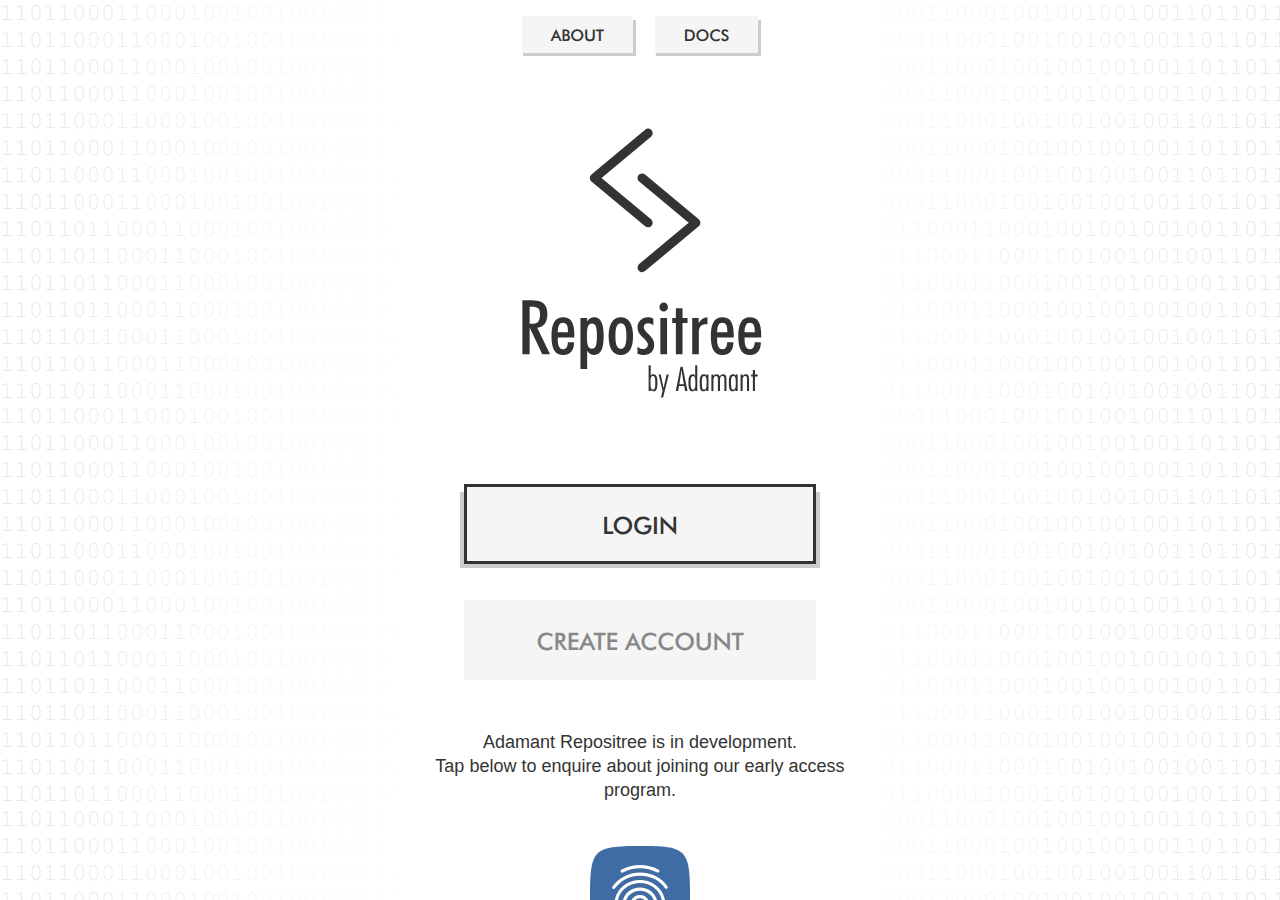
<file: index.html>
<!DOCTYPE html>
<html lang="en"><head>
        <meta charset="utf-8">
        <base href="/">

        <meta name="viewport" content="width=device-width, initial-scale=1.0, viewport-fit=cover">
        <link rel="icon" type="image/x-icon" href="/favicon.ico">
        <link rel="apple-touch-icon" sizes="180x180" href="/apple-touch-icon.png">
        <link rel="icon" type="image/png" sizes="32x32" href="/favicon-32x32.png">
        <link rel="icon" type="image/png" sizes="16x16" href="/favicon-16x16.png">
        <link rel="manifest" href="/site.webmanifest">
        <link rel="mask-icon" href="/safari-pinned-tab.svg" color="#5bbad5">
        <meta name="msapplication-TileColor" content="#f5f5f5">
        <meta name="theme-color" content="#f5f5f5">

        <!-- Primary Meta Tags -->

        <title>Adamant Repositree</title>
        <meta name="title" content="Adamant Repositree">
        <meta name="description" content="Fast, stable and secure origin for all of your git repositories.">

        <!-- Open Graph / Facebook -->
        <meta property="og:type" content="website">
        <meta property="og:url" content="https://repl.to/">
        <meta property="og:title" content="Adamant Repositree">
        <meta property="og:description" content="Fast, stable and secure origin for all of your git repositories.">
        <meta property="og:image" content="https://repl.to/assets/meta-tags.png">

        <!-- Twitter -->
        <meta property="twitter:card" content="summary_large_image">
        <meta property="twitter:url" content="https://repl.to/">
        <meta property="twitter:title" content="Adamant Repositree">
        <meta property="twitter:description" content="Fast, stable and secure origin for all of your git repositories.">
        <meta property="twitter:image" content="https://repl.to/assets/meta-tags.png">
    <link rel="stylesheet" href="styles.a837e8dbb267f4012bd4.css"><style ng-transition="serverApp"></style><style ng-transition="serverApp">[_nghost-sc1]{display:block;min-height:100vh;background:linear-gradient(90deg,rgba(255,255,255,.25) 0,#fff 31.88%,rgba(255,255,255,.875) 67.41%,rgba(255,255,255,.25) 100.33%),url(/assets/binary-bg.png)}</style><style ng-transition="serverApp">[_nghost-sc2]{display:block;overflow-y:scroll;width:100%;height:100vh;position:absolute;-webkit-overflow-scrolling:touch}.link[_ngcontent-sc2]{margin:16px 8px 8px;padding:0 16px}.frame[_ngcontent-sc2]{display:flex;margin:0 auto;flex-direction:column;width:100%;max-width:480px;min-height:100vh;align-items:center;justify-content:flex-start;z-index:2;background:#fff}.logo[_ngcontent-sc2]{width:247px;height:127.53%;margin:64px 0 0}.login[_ngcontent-sc2]{display:block;width:360px;margin:80px 0 32px}.createAccount[_ngcontent-sc2]{display:block;width:360px;margin:0 0 32px}.inviteText[_ngcontent-sc2]{height:100px;font-style:normal;font-weight:400;font-size:18px;line-height:24px;display:flex;align-items:center;text-align:center;color:#333}.inviteButton[_ngcontent-sc2]{height:auto;margin:30px 0 95px;padding:0;box-shadow:none;border:none;background:0 0;cursor:pointer;font-size:0}.inviteIcon[_ngcontent-sc2]{width:100px;height:100px}.about[_ngcontent-sc2]{text-decoration:none;font-size:18px;color:#333}@media only screen and (max-width:767px){.logo[_ngcontent-sc2]{width:200px;margin:48px 0 0}.logo[_ngcontent-sc2]   svg[_ngcontent-sc2]{width:100%;height:auto}.login[_ngcontent-sc2]{display:block;width:320px;margin:64px 0 24px}.createAccount[_ngcontent-sc2]{display:block;width:320px;margin:0 0 24px}.inviteText[_ngcontent-sc2]{width:320px;height:auto;margin:32px 16px}.inviteButton[_ngcontent-sc2]{height:auto;margin:24px 0 72px}.inviteIcon[_ngcontent-sc2]{width:88px;height:88px}}</style><style ng-transition="serverApp">[_nghost-sc3]{display:inline-block;position:relative;min-height:40px;border:0;margin:0;padding:0;box-shadow:none;background:0 0;cursor:pointer;-webkit-user-select:none;-moz-user-select:none;-ms-user-select:none;user-select:none;text-decoration:none;-webkit-tap-highlight-color:transparent;--color:#333333;--contrast-color:#f5f5f5;color:var(--color)}.is-focus[_nghost-sc3]{outline:0}.is-disabled[_nghost-sc3], .is-readonly[_nghost-sc3]{cursor:default}[size=small][_nghost-sc3]{min-height:32px}[size=large][_nghost-sc3]{height:84px}[color=light][_nghost-sc3]{--color:#f5f5f5;--contrast-color:#19171f}[adm-raised-button].is-hover[_nghost-sc3]:not(.is-readonly):not(.is-press)   .shadow[_ngcontent-sc3]{transform:scale(1.05,1.05);opacity:.33}[adm-raised-button].is-hover[_nghost-sc3]:not(.is-readonly):not(.is-press)   .fill[_ngcontent-sc3], [adm-raised-button].is-hover[_nghost-sc3]:not(.is-readonly):not(.is-press)   .label[_ngcontent-sc3]{transform:translateY(-4%) translateZ(0)}.is-press[_nghost-sc3]:not(.is-readonly)   .shadow[_ngcontent-sc3]{transform:scale(.5,.94);transition-duration:.15s}.is-press[_nghost-sc3]:not(.is-readonly)   .fill[_ngcontent-sc3], .is-press[_nghost-sc3]:not(.is-readonly)   .label[_ngcontent-sc3]{transform:scale(.94,.94) translateZ(0);transition-duration:.15s}.is-focus[adm-raised-button][_nghost-sc3]   .fill[_ngcontent-sc3]{background-image:radial-gradient(var(--contrast-color) 10%,transparent 11%),radial-gradient(var(--contrast-color) 10%,transparent 11%);background-position:0 0,4px 4px;background-size:8px 8px}.shadow[_ngcontent-sc3]{position:absolute;transition:transform .25s ease-out,opacity .25s ease-out;transform-origin:center bottom}[adm-flat-button][_nghost-sc3]:not(.is-readonly)   .shadow[_ngcontent-sc3], [adm-raised-button][_nghost-sc3]:not(.is-readonly)   .shadow[_ngcontent-sc3]{right:0;top:4px;bottom:0;background:var(--color);opacity:.25}[adm-raised-button][_nghost-sc3]   .shadow[_ngcontent-sc3]{left:0}[adm-flat-button][_nghost-sc3]   .shadow[_ngcontent-sc3]{left:4px}[adm-flat-button][size=large][_nghost-sc3]:not(.is-readonly)   .shadow[_ngcontent-sc3], [adm-raised-button][size=large][_nghost-sc3]:not(.is-readonly)   .shadow[_ngcontent-sc3]{left:0;right:0;top:8px;bottom:0;background:var(--color);opacity:.25}.fill[_ngcontent-sc3]{position:absolute;transition:transform .25s ease-out;transform-origin:center bottom;left:0;right:0;top:0;bottom:0}[adm-raised-button][_nghost-sc3]   .fill[_ngcontent-sc3]{background:var(--contrast-color);border:2px solid var(--color);box-sizing:border-box;left:3px;right:3px;top:0;bottom:3px}[adm-flat-button][size=large][_nghost-sc3]   .fill[_ngcontent-sc3], [adm-raised-button][size=large][_nghost-sc3]   .fill[_ngcontent-sc3]{left:4px;right:4px;top:0;bottom:4px}[adm-raised-button][size=large][_nghost-sc3]   .fill[_ngcontent-sc3]{border-width:3px}[adm-flat-button][_nghost-sc3]   .fill[_ngcontent-sc3]{left:3px;right:3px;top:0;bottom:3px;background:var(--contrast-color)}.is-readonly[_nghost-sc3]   .fill[_ngcontent-sc3]{border-color:#888}.label[_ngcontent-sc3]{position:relative;height:100%;transition:transform .25s ease-out;transform-origin:center bottom;font-family:var(--adm-font-futura-md);font-style:normal;font-weight:400;display:flex;align-items:center;justify-content:center;text-align:center;text-transform:uppercase;text-rendering:geometricPrecision;min-height:inherit;letter-spacing:-.01em}[adm-flat-button][_nghost-sc3]:not([size])   .label[_ngcontent-sc3], [adm-raised-button][_nghost-sc3]:not([size])   .label[_ngcontent-sc3]{padding:0 16px;font-size:16px;line-height:16px}[adm-flat-button][size=small][_nghost-sc3]   .label[_ngcontent-sc3], [adm-raised-button][size=small][_nghost-sc3]   .label[_ngcontent-sc3]{padding:0 8px;font-size:14px;line-height:12px}[adm-flat-button][size=large][_nghost-sc3]   .label[_ngcontent-sc3], [adm-raised-button][size=large][_nghost-sc3]   .label[_ngcontent-sc3]{padding:0 32px;font-size:24px;line-height:24px}[adm-flat-button][_nghost-sc3]   .label[_ngcontent-sc3]{color:var(--color)}[adm-raised-button][_nghost-sc3]   .label[_ngcontent-sc3]{color:var(--color)}.is-readonly[_nghost-sc3]   .label[_ngcontent-sc3]{color:#888}</style><style ng-transition="serverApp">.rotateClockwise[_ngcontent-sc4]{transform-origin:center top;-webkit-animation:2s rotate;animation:2s rotate}svg[_ngcontent-sc4]{width:100%;height:100%}@-webkit-keyframes rotate{0%{transform:rotateY(0);-webkit-animation-timing-function:ease-in;animation-timing-function:ease-in}50%{transform:rotateY(180deg);-webkit-animation-timing-function:ease-out;animation-timing-function:ease-out}100%{transform:rotateY(360deg);-webkit-animation-timing-function:linear;animation-timing-function:linear}}@keyframes rotate{0%{transform:rotateY(0);-webkit-animation-timing-function:ease-in;animation-timing-function:ease-in}50%{transform:rotateY(180deg);-webkit-animation-timing-function:ease-out;animation-timing-function:ease-out}100%{transform:rotateY(360deg);-webkit-animation-timing-function:linear;animation-timing-function:linear}}</style><style ng-transition="serverApp">[_nghost-sc5]{display:inline-block;width:40px;height:40px}[_nghost-sc5]     .svg{width:100%;height:100%}</style></head>
    <body>
        <adm-root _nghost-sc0="" ng-version="8.2.7" class=""><main _ngcontent-sc0="" class="main"><router-outlet _ngcontent-sc0=""></router-outlet><adm-home _nghost-sc1="" class="ng-star-inserted"><div _ngcontent-sc1="" class="frame"></div><router-outlet _ngcontent-sc1=""></router-outlet><adm-welcome _nghost-sc2="" class="ng-tns-c2-0 ng-star-inserted"><div _ngcontent-sc2="" class="frame ng-trigger ng-trigger-pageTransition" style=""><div _ngcontent-sc2="" class="linkBar"><a _ngcontent-sc2="" class="link admButton" adm-flat-button="" routerlink="/about" _nghost-sc3="" href="/about"><div _ngcontent-sc3="" class="shadow"></div><div _ngcontent-sc3="" class="fill"></div><div _ngcontent-sc3="" class="label"> About </div></a><a _ngcontent-sc2="" class="link admButton" adm-flat-button="" routerlink="/docs" _nghost-sc3="" href="/docs"><div _ngcontent-sc3="" class="shadow"></div><div _ngcontent-sc3="" class="fill"></div><div _ngcontent-sc3="" class="label"> Docs </div></a></div><adm-logo _ngcontent-sc2="" class="logo" _nghost-sc4=""><svg _ngcontent-sc4="" fill="none" viewBox="0 0 215 237" xmlns="http://www.w3.org/2000/svg"><path _ngcontent-sc4="" d="M11.01 170.41h1.97c2.58 0 4.4-.6 5.45-1.8 1.07-1.2 1.6-3.33 1.6-6.38 0-2.54-.5-4.29-1.54-5.25-1-1-2.91-1.49-5.7-1.49H11v14.92zm0 3.61V197H4.67v-47.05h7.67c5.09 0 8.7.95 10.86 2.84 2.17 1.89 3.25 5.03 3.25 9.44 0 3.48-.74 6.2-2.22 8.15-1.49 1.93-3.7 3.08-6.64 3.45L28.77 197h-6.8l-10.76-22.98H11zm24.46 3.7h8.87v-.8c0-2.6-.35-4.48-1.04-5.64-.68-1.16-1.79-1.74-3.31-1.74-1.49 0-2.62.7-3.39 2.1-.75 1.37-1.13 3.4-1.13 6.09zm14.15 8.71v.42c0 3.33-.84 5.95-2.51 7.86-1.68 1.91-3.97 2.87-6.87 2.87-3.54 0-6.14-1.31-7.8-3.93C30.81 191 30 186.79 30 181.02c0-5.44.81-9.5 2.44-12.19 1.66-2.68 4.15-4.02 7.48-4.02 3.55 0 6.1 1.22 7.67 3.67 1.57 2.43 2.35 6.41 2.35 11.96v1.83H35.47v.94c0 3.3.38 5.71 1.13 7.22a3.75 3.75 0 0 0 3.58 2.22 3.3 3.3 0 0 0 2.96-1.55c.7-1.03 1.07-2.58 1.13-4.64l5.35-.03zm11.22-5.28c0 4.06.33 6.9 1 8.53.68 1.62 1.81 2.42 3.38 2.42 1.57 0 2.68-.8 3.35-2.41.67-1.64 1-4.48 1-8.54 0-4.05-.33-6.87-1-8.48-.67-1.63-1.78-2.45-3.35-2.45s-2.7.82-3.38 2.45c-.67 1.61-1 4.44-1 8.48zm-5.61 28.58v-44.34h5.83v3.03a7.8 7.8 0 0 1 2.68-2.74 7.17 7.17 0 0 1 3.57-.87c2.77 0 4.82 1.33 6.13 4 1.33 2.63 2 6.75 2 12.34 0 5.6-.67 9.74-2 12.4-1.31 2.64-3.36 3.97-6.13 3.97a6.9 6.9 0 0 1-3.54-.9 8.36 8.36 0 0 1-2.7-2.78v15.89h-5.84zm30.42-28.65c0 3.87.38 6.7 1.13 8.5.77 1.8 1.97 2.68 3.6 2.68 1.66 0 2.88-.9 3.65-2.7.8-1.8 1.2-4.63 1.2-8.48 0-3.82-.4-6.64-1.2-8.44-.77-1.8-1.99-2.71-3.64-2.71-1.64 0-2.84.9-3.61 2.7-.75 1.79-1.13 4.6-1.13 8.45zm-5.9.06c0-5.32.9-9.37 2.71-12.14 1.83-2.8 4.47-4.2 7.93-4.2s6.09 1.4 7.9 4.2c1.82 2.77 2.73 6.82 2.73 12.15 0 5.37-.91 9.45-2.74 12.24-1.8 2.8-4.43 4.19-7.9 4.19-3.45 0-6.1-1.4-7.92-4.19-1.8-2.8-2.7-6.87-2.7-12.24zm25.14 9.19c.82.7 1.62 1.24 2.42 1.61.81.34 1.64.52 2.48.52 1.22 0 2.22-.37 3-1.1a3.68 3.68 0 0 0 1.15-2.8c0-1.36-1.06-3.04-3.19-5.06-.27-.28-.49-.49-.64-.62-2.06-1.95-3.45-3.57-4.16-4.86a8.68 8.68 0 0 1-1.06-4.26c0-2.66.82-4.83 2.45-6.5a8.47 8.47 0 0 1 6.35-2.52c.86 0 1.7.1 2.51.32.84.22 1.67.54 2.48.97v5.96a6.02 6.02 0 0 0-2.06-1.6 5.91 5.91 0 0 0-2.55-.52c-1.07 0-1.96.34-2.67 1.03a3.54 3.54 0 0 0-1.03 2.6c0 1.4 1.02 3.04 3.06 4.9l.9.84c1.91 1.76 3.23 3.35 3.97 4.77.75 1.42 1.12 3 1.12 4.74 0 2.69-.81 4.83-2.45 6.44-1.63 1.6-3.8 2.39-6.54 2.39-.88 0-1.78-.1-2.7-.29-.93-.2-1.87-.48-2.84-.87v-6.1zM124 155.94a3.7 3.7 0 1 1 7.38 0 3.6 3.6 0 0 1-1.1 2.65c-.7.7-1.56 1.06-2.57 1.06a3.59 3.59 0 0 1-2.65-1.06 3.59 3.59 0 0 1-1.06-2.65zm.8 41.06v-31.61h5.8V197h-5.8zm13.48 0v-27.33h-3.16v-4.28h3.16v-8.58h5.8v8.58h4.35v4.28h-4.35V197h-5.8zm14.24 0v-31.61h5.6v4.6a9.09 9.09 0 0 1 3.07-3.77 8.61 8.61 0 0 1 4.58-1.41v6.12h-.97c-2.26 0-3.91.57-4.96 1.7-1.06 1.12-1.58 2.89-1.58 5.3V197h-5.74zm21.66-19.27h8.86v-.8c0-2.6-.34-4.49-1.03-5.65-.69-1.16-1.8-1.74-3.32-1.74-1.48 0-2.61.7-3.38 2.1-.76 1.37-1.13 3.4-1.13 6.09zm14.14 8.7v.42c0 3.33-.83 5.95-2.5 7.86-1.69 1.91-3.97 2.87-6.87 2.87-3.55 0-6.15-1.31-7.8-3.93-1.64-2.64-2.45-6.86-2.45-12.63 0-5.44.81-9.5 2.45-12.19 1.65-2.68 4.14-4.02 7.47-4.02 3.55 0 6.1 1.22 7.67 3.67 1.57 2.43 2.36 6.41 2.36 11.96v1.83h-14.47v.94c0 3.3.37 5.71 1.13 7.22a3.75 3.75 0 0 0 3.57 2.22 3.3 3.3 0 0 0 2.97-1.55c.68-1.03 1.06-2.58 1.13-4.64l5.34-.03zm9.77-8.7h8.86v-.8c0-2.6-.34-4.49-1.03-5.65-.69-1.16-1.8-1.74-3.32-1.74-1.48 0-2.61.7-3.38 2.1-.75 1.37-1.13 3.4-1.13 6.09zm14.15 8.7v.42c0 3.33-.84 5.95-2.52 7.86-1.67 1.91-3.96 2.87-6.86 2.87-3.55 0-6.15-1.31-7.8-3.93-1.63-2.64-2.45-6.86-2.45-12.63 0-5.44.82-9.5 2.45-12.19 1.65-2.68 4.15-4.02 7.48-4.02 3.54 0 6.1 1.22 7.67 3.67 1.56 2.43 2.35 6.41 2.35 11.96v1.83h-14.47v.94c0 3.3.38 5.71 1.13 7.22a3.75 3.75 0 0 0 3.57 2.22 3.3 3.3 0 0 0 2.97-1.55c.69-1.03 1.06-2.58 1.13-4.64l5.35-.03zM118.32 227.74c-2.32 0-2.1-4.56-2.1-6.33 0-1.29-.2-5.51 2.02-5.51 1.82 0 2.13 2.35 2.13 5.62 0 4.93-.56 6.22-2.05 6.22zm-3.75 1.26h1.82v-1.12h.05a2.79 2.79 0 0 0 2.39 1.34c3.13 0 3.41-3.92 3.41-7.56 0-3.24-.22-7.25-3.55-7.25-1.04 0-1.71.4-2.25 1.2h-.05v-9.01h-1.82V229zm17.57-14.36h-1.9l-1.85 7.9c-.28 1.22-.5 2.46-.76 3.69h-.08l-2.4-11.6h-1.86l3.42 13.98-1.43 5.88h1.9l4.96-19.85zm12.04-6.75h-1.84L138.19 229h2.1l.76-4.34h4.48l.78 4.34h2.1l-4.23-21.11zm-2.8 15.06l1.24-8.09c.22-1.43.36-2.88.56-4.31h.1c.18 1.43.29 2.88.54 4.31l1.4 8.1h-3.84zm13.9-1.37c0 3.78-.17 6.16-2.1 6.16-2.33 0-2.05-4.87-2.05-6.22 0-2.04.09-5.62 2.13-5.62 1.68 0 2.02 2.4 2.02 5.68zm-.17 7.42h1.82v-22.4h-1.82v9.02h-.06c-.56-.79-1.2-1.2-2.2-1.2-3.2 0-3.6 3.32-3.6 7.24 0 3.92.43 7.56 3.42 7.56 1.04 0 1.85-.53 2.38-1.34h.06V229zm9.93-7.42c0 4.5-.34 6.16-2.1 6.16-1.06 0-2.04-.28-2.04-6.22 0-2.43.1-5.62 2.12-5.62 1.8 0 2.02 2.57 2.02 5.68zm1.65-6.94h-1.82v.98h-.05c-.56-.79-1.2-1.2-2.22-1.2-3.47 0-3.58 4.02-3.58 7.24 0 6.28 1.12 7.56 3.42 7.56 1.03 0 1.84-.53 2.38-1.34h.05V229h1.82v-14.36zm4.33 0h-1.82V229h1.82v-8.54c0-1.82.06-4.56 2.27-4.56 1.48 0 1.57 1.5 1.57 2.85V229h1.82v-8.85c0-1.82.05-4.25 2.2-4.25 1.5 0 1.63 1.45 1.63 2.82V229h1.82v-10.33c0-2.13-.22-4.26-2.9-4.26-1.33 0-2.22.65-2.98 1.71a2.81 2.81 0 0 0-2.66-1.7c-1.09 0-2.07.58-2.71 1.42h-.06v-1.2zm19.42 6.94c0 4.5-.33 6.16-2.1 6.16-1.06 0-2.04-.28-2.04-6.22 0-2.43.11-5.62 2.13-5.62 1.79 0 2.01 2.57 2.01 5.68zm1.65-6.94h-1.82v.98h-.05c-.56-.79-1.2-1.2-2.21-1.2-3.48 0-3.59 4.02-3.59 7.24 0 6.28 1.12 7.56 3.42 7.56 1.03 0 1.85-.53 2.38-1.34h.05V229h1.82v-14.36zm4.33 0h-1.82V229h1.82v-9.32c0-1.52.09-3.78 2.16-3.78 1.51 0 1.62 1.31 1.62 3.02V229h1.82v-10.28c0-1.96-.22-4.3-2.77-4.3-1.12 0-2.1.52-2.83 1.36v-1.14zm13.1 0h-2.39v-3.92h-1.82v3.92h-1.54v1.68h1.54V229h1.82v-12.68h2.38v-1.68z" fill="#333"></path><path _ngcontent-sc4="" d="M114.1 4.52L67.35 43.51l46.75 38.98" stroke="#333" stroke-linecap="round" stroke-linejoin="round" stroke-width="8"></path><path _ngcontent-sc4="" d="M108.9 43.5l46.75 39-46.75 38.98" stroke="#333" stroke-linecap="round" stroke-linejoin="round" stroke-width="8"></path></svg></adm-logo><a _ngcontent-sc2="" class="login admButton" adm-raised-button="" size="large" _nghost-sc3="" href="/login"><div _ngcontent-sc3="" class="shadow"></div><div _ngcontent-sc3="" class="fill"></div><div _ngcontent-sc3="" class="label"> Login </div></a><button _ngcontent-sc2="" class="createAccount admButton is-readonly" adm-flat-button="" size="large" _nghost-sc3=""><div _ngcontent-sc3="" class="shadow"></div><div _ngcontent-sc3="" class="fill"></div><div _ngcontent-sc3="" class="label"> Create Account </div></button><div _ngcontent-sc2="" class="inviteText"> Adamant Repositree is in development.<br _ngcontent-sc2="" class="ng-tns-c2-0"> Tap below to enquire about joining our early access program. </div><a _ngcontent-sc2="" class="inviteButton admButton" adm-icon-button="" _nghost-sc3="" href="/early-access"><div _ngcontent-sc3="" class="shadow"></div><div _ngcontent-sc3="" class="fill"></div><div _ngcontent-sc3="" class="label"><adm-icon _ngcontent-sc2="" class="inviteIcon admIcon ng-tns-c2-0" svgicon="invite" _nghost-sc5=""><svg width="101" height="101" viewBox="0 0 101 101" fill="none" xmlns="http://www.w3.org/2000/svg" class="svg">
            <path d="M101 50.5C101 98 99 101 50.5 101C2 101 0 97.5 0 50.5C0 3.5 3.5 0 50.5 0C97.5 0 101 3 101 50.5Z" fill="#3F6DA3"></path>
            <path d="M68.6563 26.9687C68.4063 26.9687 68.1719 26.9062 67.9375 26.7969C61.9531 23.7031 56.75 22.375 50.5313 22.375C44.3281 22.375 38.4844 23.8594 33.125 26.7812C32.3594 27.1875 31.4219 26.9219 31 26.1562C30.5938 25.3906 30.8594 24.4531 31.625 24.0312C37.4531 20.8594 43.8125 19.25 50.5313 19.25C57.1875 19.25 63 20.7188 69.375 24.0156C70.1406 24.4063 70.4375 25.3594 70.0469 26.125C69.7656 26.6562 69.2188 26.9687 68.6563 26.9687ZM23.9375 43.375C23.625 43.375 23.3125 43.2812 23.0313 43.0938C22.3281 42.5938 22.1563 41.625 22.6563 40.9219C25.75 36.5469 29.7031 33.1094 34.3906 30.6875C44.2188 25.6094 56.7813 25.5938 66.625 30.6562C71.2969 33.0625 75.2344 36.4687 78.3438 40.8125C78.8438 41.5156 78.6875 42.4844 77.9844 42.9844C77.2813 43.4844 76.2969 43.3281 75.7969 42.625C72.9844 38.6875 69.4219 35.5938 65.2031 33.4375C56.2344 28.8281 44.7813 28.8438 35.8281 33.4688C31.5938 35.6562 28.0156 38.7656 25.2188 42.7344C24.9063 43.1563 24.4219 43.375 23.9375 43.375ZM43.4844 81.0781C43.0781 81.0781 42.6875 80.9219 42.375 80.6094C39.6719 77.875 38.2031 76.1406 36.0938 72.375C33.9375 68.5312 32.7969 63.8281 32.7969 58.7969C32.7969 49.5156 40.7344 41.9531 50.5 41.9531C60.2656 41.9531 68.2031 49.5 68.2031 58.7969C68.2031 59.6562 67.5 60.3594 66.6406 60.3594C65.7813 60.3594 65.0781 59.6562 65.0781 58.7969C65.0781 51.2344 58.5469 45.0781 50.5 45.0781C42.4688 45.0781 35.9219 51.2344 35.9219 58.7969C35.9219 63.2969 36.9219 67.4531 38.8125 70.8438C40.8281 74.4375 42.1719 75.9844 44.5781 78.4062C45.1875 79.0156 45.1875 80.0156 44.5625 80.6094C44.2813 80.9375 43.875 81.0781 43.4844 81.0781ZM65.875 75.2969C62.1563 75.2969 58.8906 74.3594 56.1875 72.5312C51.5469 69.375 48.7656 64.25 48.7656 58.8125C48.7656 57.9531 49.4688 57.25 50.3281 57.25C51.1875 57.25 51.8906 57.9531 51.8906 58.8125C51.8906 63.2031 54.1563 67.3594 57.9531 69.9375C60.1563 71.4375 62.75 72.1719 65.875 72.1719C66.625 72.1719 67.8906 72.0938 69.1406 71.875C69.9844 71.7188 70.7969 72.2969 70.9531 73.1406C71.1094 73.9844 70.5313 74.7969 69.6875 74.9531C67.8594 75.2813 66.3125 75.2969 65.875 75.2969ZM59.5781 81.75C59.4375 81.75 59.2969 81.7344 59.1719 81.6875C54.1875 80.3281 50.9375 78.4844 47.5625 75.125C43.2031 70.7812 40.7969 64.9844 40.7969 58.8125C40.7969 53.7344 45.1094 49.6094 50.4219 49.6094C55.7344 49.6094 60.0469 53.7344 60.0469 58.8125C60.0469 62.1562 62.9688 64.8906 66.5469 64.8906C70.125 64.8906 73.0469 62.1719 73.0469 58.8125C73.0469 47.0312 62.8906 37.4531 50.4063 37.4531C41.5156 37.4531 33.4063 42.3906 29.75 50.0469C28.5313 52.5781 27.9219 55.5312 27.9219 58.8125C27.9219 61.25 28.1406 65.0937 30 70.0781C30.2969 70.8906 29.8906 71.7812 29.0781 72.0938C28.2656 72.3906 27.375 71.9844 27.0625 71.1719C25.5313 67.0625 24.7813 63.0312 24.7813 58.8125C24.7813 55.0625 25.5 51.6562 26.9219 48.7031C31.0938 39.9844 40.3125 34.3438 50.3906 34.3438C64.5938 34.3438 76.1563 45.3281 76.1563 58.8281C76.1563 63.9062 71.8281 68.0312 66.5313 68.0312C61.2344 68.0312 56.9063 63.9062 56.9063 58.8281C56.9063 55.4844 53.9844 52.75 50.4063 52.75C46.8281 52.75 43.9063 55.4688 43.9063 58.8281C43.9063 64.1562 45.9844 69.1719 49.75 72.9219C52.7031 75.8594 55.5781 77.4844 59.9844 78.6875C60.8125 78.9219 61.3125 79.7812 61.0781 80.6094C60.8906 81.2969 60.2656 81.75 59.5781 81.75Z" fill="white"></path>
        </svg></adm-icon></div></a></div></adm-welcome></adm-home></main></adm-root>
    <script src="polyfills-es5.726813c1c983b72031af.js" nomodule="" defer=""></script><script src="polyfills-es2015.94c3a6a41a10e1381974.js" type="module"></script><script src="runtime-es2015.3449d6abb57df2d60082.js" type="module"></script><script src="main-es2015.c24f5bf476e77d013ae1.js" type="module"></script><script src="runtime-es5.3449d6abb57df2d60082.js" nomodule="" defer=""></script><script src="main-es5.c24f5bf476e77d013ae1.js" nomodule="" defer=""></script>

<script id="serverApp-state" type="application/json">{}</script></body></html>
</file>
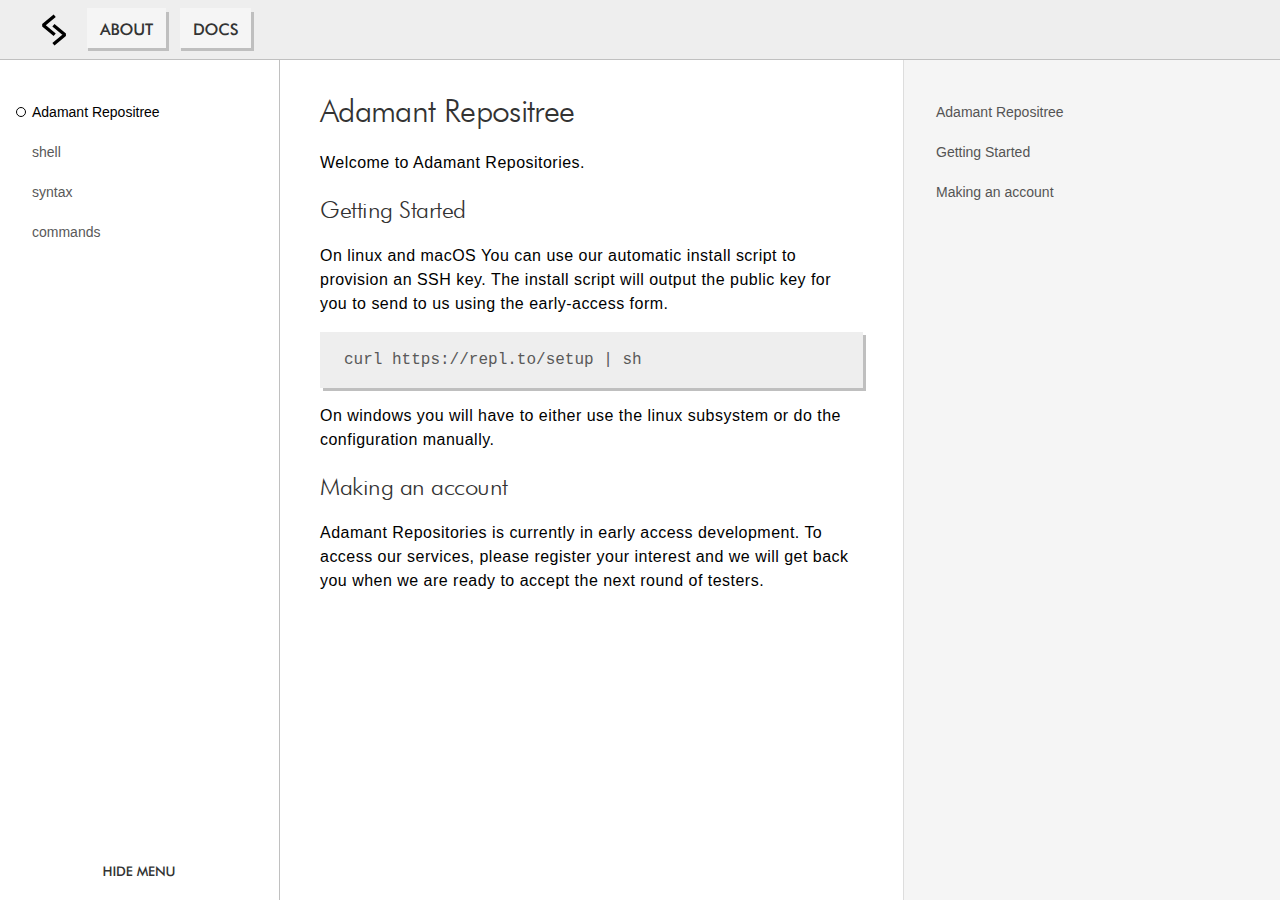
<file: docs/index.html>
<!DOCTYPE html><html lang="en"><head>
        <meta charset="utf-8">
        <base href="/">

        <meta name="viewport" content="width=device-width, initial-scale=1.0, viewport-fit=cover">
        <link rel="icon" type="image/x-icon" href="/favicon.ico">
        <link rel="apple-touch-icon" sizes="180x180" href="/apple-touch-icon.png">
        <link rel="icon" type="image/png" sizes="32x32" href="/favicon-32x32.png">
        <link rel="icon" type="image/png" sizes="16x16" href="/favicon-16x16.png">
        <link rel="manifest" href="/site.webmanifest">
        <link rel="mask-icon" href="/safari-pinned-tab.svg" color="#5bbad5">
        <meta name="msapplication-TileColor" content="#f5f5f5">
        <meta name="theme-color" content="#f5f5f5">

        <!-- Primary Meta Tags -->

        <title>Adamant Repositree</title>
        <meta name="title" content="Adamant Repositree">
        <meta name="description" content="Fast, stable and secure origin for all of your git repositories.">

        <!-- Open Graph / Facebook -->
        <meta property="og:type" content="website">
        <meta property="og:url" content="https://repl.to/">
        <meta property="og:title" content="Adamant Repositree">
        <meta property="og:description" content="Fast, stable and secure origin for all of your git repositories.">
        <meta property="og:image" content="https://repl.to/assets/meta-tags.png">

        <!-- Twitter -->
        <meta property="twitter:card" content="summary_large_image">
        <meta property="twitter:url" content="https://repl.to/">
        <meta property="twitter:title" content="Adamant Repositree">
        <meta property="twitter:description" content="Fast, stable and secure origin for all of your git repositories.">
        <meta property="twitter:image" content="https://repl.to/assets/meta-tags.png">
    <link rel="stylesheet" href="styles.a837e8dbb267f4012bd4.css"><style ng-transition="serverApp"></style><style ng-transition="serverApp">.frame[_ngcontent-sc16]{display:block;position:absolute;top:0;left:0;right:0;bottom:0}.navbar[_ngcontent-sc16]{position:absolute;top:0;left:0;right:0;height:60px;z-index:2;background:#eee;border-bottom:1px solid silver;display:flex;justify-items:center;padding:8px 32px}@media only screen and (max-width:767px){.navbar[_ngcontent-sc16]{padding:8px 16px}}.logo[_ngcontent-sc16]{width:44px;margin-right:8px}.icon[_ngcontent-sc16]{width:32px;height:32px}.link[_ngcontent-sc16]{margin-right:8px}code.bash[_ngcontent-sc16]::before{content:"> "}.nightMode[_ngcontent-sc16]{position:absolute;right:10px}.nightMode[_ngcontent-sc16] > *[_ngcontent-sc16]{background:#333!important;color:#eee!important}.menu[_ngcontent-sc16]{position:fixed;bottom:0;left:0;z-index:2;padding:8px;display:block;margin:0 auto;width:278px;background:#fff}[_nghost-sc16]:not(.is-open)   .landmarks[_ngcontent-sc16], [_nghost-sc16]:not(.is-open)   .toc[_ngcontent-sc16]{display:none}[_nghost-sc16]:not(.is-open)   .document[_ngcontent-sc16]{left:0;right:0}@media only screen and (max-width:767px){.menu[_ngcontent-sc16]{left:0;right:0;width:100%;top:auto;bottom:0;min-height:24px;line-height:24px;color:#666;border-top:1px solid silver}.document[_ngcontent-sc16]{left:0!important;right:0!important}}</style><style ng-transition="serverApp">[_nghost-sc3]{display:inline-block;position:relative;min-height:40px;border:0;margin:0;padding:0;box-shadow:none;background:0 0;cursor:pointer;-webkit-user-select:none;-moz-user-select:none;-ms-user-select:none;user-select:none;text-decoration:none;-webkit-tap-highlight-color:transparent;--color:#333333;--contrast-color:#f5f5f5;color:var(--color)}.is-focus[_nghost-sc3]{outline:0}.is-disabled[_nghost-sc3], .is-readonly[_nghost-sc3]{cursor:default}[size=small][_nghost-sc3]{min-height:32px}[size=large][_nghost-sc3]{height:84px}[color=light][_nghost-sc3]{--color:#f5f5f5;--contrast-color:#19171f}[adm-raised-button].is-hover[_nghost-sc3]:not(.is-readonly):not(.is-press)   .shadow[_ngcontent-sc3]{transform:scale(1.05,1.05);opacity:.33}[adm-raised-button].is-hover[_nghost-sc3]:not(.is-readonly):not(.is-press)   .fill[_ngcontent-sc3], [adm-raised-button].is-hover[_nghost-sc3]:not(.is-readonly):not(.is-press)   .label[_ngcontent-sc3]{transform:translateY(-4%) translateZ(0)}.is-press[_nghost-sc3]:not(.is-readonly)   .shadow[_ngcontent-sc3]{transform:scale(.5,.94);transition-duration:.15s}.is-press[_nghost-sc3]:not(.is-readonly)   .fill[_ngcontent-sc3], .is-press[_nghost-sc3]:not(.is-readonly)   .label[_ngcontent-sc3]{transform:scale(.94,.94) translateZ(0);transition-duration:.15s}.is-focus[adm-raised-button][_nghost-sc3]   .fill[_ngcontent-sc3]{background-image:radial-gradient(var(--contrast-color) 10%,transparent 11%),radial-gradient(var(--contrast-color) 10%,transparent 11%);background-position:0 0,4px 4px;background-size:8px 8px}.shadow[_ngcontent-sc3]{position:absolute;transition:transform .25s ease-out,opacity .25s ease-out;transform-origin:center bottom}[adm-flat-button][_nghost-sc3]:not(.is-readonly)   .shadow[_ngcontent-sc3], [adm-raised-button][_nghost-sc3]:not(.is-readonly)   .shadow[_ngcontent-sc3]{right:0;top:4px;bottom:0;background:var(--color);opacity:.25}[adm-raised-button][_nghost-sc3]   .shadow[_ngcontent-sc3]{left:0}[adm-flat-button][_nghost-sc3]   .shadow[_ngcontent-sc3]{left:4px}[adm-flat-button][size=large][_nghost-sc3]:not(.is-readonly)   .shadow[_ngcontent-sc3], [adm-raised-button][size=large][_nghost-sc3]:not(.is-readonly)   .shadow[_ngcontent-sc3]{left:0;right:0;top:8px;bottom:0;background:var(--color);opacity:.25}.fill[_ngcontent-sc3]{position:absolute;transition:transform .25s ease-out;transform-origin:center bottom;left:0;right:0;top:0;bottom:0}[adm-raised-button][_nghost-sc3]   .fill[_ngcontent-sc3]{background:var(--contrast-color);border:2px solid var(--color);box-sizing:border-box;left:3px;right:3px;top:0;bottom:3px}[adm-flat-button][size=large][_nghost-sc3]   .fill[_ngcontent-sc3], [adm-raised-button][size=large][_nghost-sc3]   .fill[_ngcontent-sc3]{left:4px;right:4px;top:0;bottom:4px}[adm-raised-button][size=large][_nghost-sc3]   .fill[_ngcontent-sc3]{border-width:3px}[adm-flat-button][_nghost-sc3]   .fill[_ngcontent-sc3]{left:3px;right:3px;top:0;bottom:3px;background:var(--contrast-color)}.is-readonly[_nghost-sc3]   .fill[_ngcontent-sc3]{border-color:#888}.label[_ngcontent-sc3]{position:relative;height:100%;transition:transform .25s ease-out;transform-origin:center bottom;font-family:var(--adm-font-futura-md);font-style:normal;font-weight:400;display:flex;align-items:center;justify-content:center;text-align:center;text-transform:uppercase;text-rendering:geometricPrecision;min-height:inherit;letter-spacing:-.01em}[adm-flat-button][_nghost-sc3]:not([size])   .label[_ngcontent-sc3], [adm-raised-button][_nghost-sc3]:not([size])   .label[_ngcontent-sc3]{padding:0 16px;font-size:16px;line-height:16px}[adm-flat-button][size=small][_nghost-sc3]   .label[_ngcontent-sc3], [adm-raised-button][size=small][_nghost-sc3]   .label[_ngcontent-sc3]{padding:0 8px;font-size:14px;line-height:12px}[adm-flat-button][size=large][_nghost-sc3]   .label[_ngcontent-sc3], [adm-raised-button][size=large][_nghost-sc3]   .label[_ngcontent-sc3]{padding:0 32px;font-size:24px;line-height:24px}[adm-flat-button][_nghost-sc3]   .label[_ngcontent-sc3]{color:var(--color)}[adm-raised-button][_nghost-sc3]   .label[_ngcontent-sc3]{color:var(--color)}.is-readonly[_nghost-sc3]   .label[_ngcontent-sc3]{color:#888}</style><style ng-transition="serverApp">[_nghost-sc5]{display:inline-block;width:40px;height:40px}[_nghost-sc5]     .svg{width:100%;height:100%}</style><style ng-transition="serverApp">[_nghost-sc17]{position:fixed;top:60px;left:0;bottom:0;z-index:1;width:280px;padding:32px 24px 32px 32px;background:#fff;overflow:auto;-webkit-overflow-scrolling:touch;color:#595959;border-right:1px solid silver}.listItem[_ngcontent-sc17]{position:relative;display:flex;align-items:center;width:100%;min-height:40px;padding:12px 0;background:0 0;box-shadow:none;border:none;font-family:var(--adm-font-sans);font-style:normal;font-weight:400;font-size:14px;line-height:16px;color:#595959;cursor:pointer;text-decoration:none}.listItem.is-active[_ngcontent-sc17]{color:#000}.listItem.is-active[_ngcontent-sc17]:before{content:"";position:absolute;left:-16px;top:0;bottom:0;width:8px;height:8px;margin:auto;border:1px solid #000;border-radius:100%}</style><style ng-transition="serverApp">[_nghost-sc18]{position:fixed;top:60px;left:280px;right:376px;bottom:0;padding:32px 0;background:#fff;border-right:1px solid #ddd;overflow:auto;-webkit-overflow-scrolling:touch;color:#595959}.page[_ngcontent-sc18]{font-size:16px;max-width:1040px;padding:0 40px;margin:0 auto}@media only screen and (max-width:767px){.page[_ngcontent-sc18]{padding:0 16px}}[_nghost-sc18]     h1{font-family:var(--adm-font-futura-lt);font-style:normal;font-weight:400;font-size:32px;line-height:38px;letter-spacing:-.02em;color:#333}[_nghost-sc18]     h2{font-family:var(--adm-font-futura-lt);font-style:normal;font-weight:400;font-size:24px;line-height:29px;letter-spacing:-.02em;color:#333}[_nghost-sc18]     h3{font-family:var(--adm-font-futura-md);font-style:normal;font-weight:500;font-size:21px;line-height:27px;letter-spacing:-.02em;color:#333}[_nghost-sc18]     h4{font-family:var(--adm-font-futura-md);font-style:normal;font-weight:500;font-size:18px;line-height:24px;letter-spacing:-.02em;color:#333}[_nghost-sc18]     h5{font-family:var(--adm-font-sans);font-style:normal;font-weight:500;font-size:16px;line-height:21px;letter-spacing:-.02em;color:#333}[_nghost-sc18]     h6{font-family:var(--adm-font-sans);font-style:normal;font-weight:400;font-size:14px;line-height:18px;letter-spacing:-.02em;color:#333;text-transform:uppercase}[_nghost-sc18]     p{font-family:var(--adm-font-sans);font-style:normal;font-weight:400;font-size:16px;line-height:24px;letter-spacing:.03em;color:#000;margin:1em 0}[_nghost-sc18]     blockquote{padding:24px 32px 21px;margin:32px 0;border-left:8px solid #333;background:#eee;color:#333;font-style:normal;font-weight:400;font-size:16px;line-height:24px;letter-spacing:.03em;box-shadow:3px 3px 0 rgba(0,0,0,.25)}[_nghost-sc18]     ol, [_nghost-sc18]     ul{font-family:var(--adm-font-sans);font-style:normal;font-weight:400;font-size:16px;line-height:24px;letter-spacing:.03em;color:#000}[_nghost-sc18]     li{margin:1em 0}[_nghost-sc18]     code{display:inline-block;background-color:#eee;padding:0 .4em;border-radius:2px;font-family:var(--adm-font-monospace);font-weight:inherit;line-height:inherit}[_nghost-sc18]     pre>code{display:block;margin:32px 0;font-family:var(--adm-font-monospace);background:#eee;padding:16px 24px;font-style:normal;font-weight:400;font-size:16px;line-height:24px;overflow:auto;box-shadow:3px 3px 0 rgba(0,0,0,.25);border-radius:0}[_nghost-sc18]     blockquote:first-child, [_nghost-sc18]     code:first-child, [_nghost-sc18]     h1:first-child, [_nghost-sc18]     h2:first-child, [_nghost-sc18]     h3:first-child, [_nghost-sc18]     h4:first-child, [_nghost-sc18]     h5:first-child, [_nghost-sc18]     h6:first-child, [_nghost-sc18]     ol:first-child, [_nghost-sc18]     p:first-child, [_nghost-sc18]     pre:first-child, [_nghost-sc18]     ul:first-child{margin-top:0!important}[_nghost-sc18]     blockquote:last-child, [_nghost-sc18]     code:last-child, [_nghost-sc18]     h1:last-child, [_nghost-sc18]     h2:last-child, [_nghost-sc18]     h3:last-child, [_nghost-sc18]     h4:last-child, [_nghost-sc18]     h5:last-child, [_nghost-sc18]     h6:last-child, [_nghost-sc18]     ol:last-child, [_nghost-sc18]     p:last-child, [_nghost-sc18]     pre:last-child, [_nghost-sc18]     ul:last-child{margin-bottom:0!important}</style><style ng-transition="serverApp">[_nghost-sc19]{position:fixed;right:0;top:60px;bottom:0;width:376px;padding:32px;background:#f5f5f5;color:#545454;overflow:auto;-webkit-overflow-scrolling:touch}@media only screen and (max-width:767px){[_nghost-sc19]{display:none}}.link[_ngcontent-sc19]{display:flex;align-items:center;min-height:40px;padding:12px 0 12px 16px;margin-left:-16px;color:#545454;text-decoration:none;font-style:normal;font-weight:400;font-size:14px;line-height:16px}</style></head>
    <body>
        <adm-root _nghost-sc0="" ng-version="8.2.7" class=""><main _ngcontent-sc0="" class="main"><router-outlet _ngcontent-sc0=""></router-outlet><adm-docs _nghost-sc16="" class="ng-tns-c16-0 ng-star-inserted"><div _ngcontent-sc16="" class="frame ng-trigger ng-trigger-pageTransition" style=""><div _ngcontent-sc16="" class="navbar"><a _ngcontent-sc16="" class="logo admButton" adm-icon-button="" routerlink="/" _nghost-sc3="" href="/"><div _ngcontent-sc3="" class="shadow"></div><div _ngcontent-sc3="" class="fill"></div><div _ngcontent-sc3="" class="label"><adm-icon _ngcontent-sc16="" class="icon admIcon ng-tns-c16-0" svgicon="repl" _nghost-sc5=""><svg width="44" height="48" viewBox="0 0 44 48" fill="none" xmlns="http://www.w3.org/2000/svg" class="svg">
            <path d="M23.0464 2.55884L5.88235 16.853L23.0464 31.1471" stroke="black" stroke-width="5" stroke-linejoin="bevel"></path>
            <path d="M21.1393 16.853L38.3034 31.1471L21.1393 45.4412" stroke="black" stroke-width="5" stroke-linejoin="bevel"></path>
        </svg></adm-icon></div></a><a _ngcontent-sc16="" class="link admButton" adm-flat-button="" routerlink="/about" _nghost-sc3="" href="/about"><div _ngcontent-sc3="" class="shadow"></div><div _ngcontent-sc3="" class="fill"></div><div _ngcontent-sc3="" class="label"> About </div></a><a _ngcontent-sc16="" class="link admButton" adm-flat-button="" routerlink="/docs" _nghost-sc3="" href="/docs"><div _ngcontent-sc3="" class="shadow"></div><div _ngcontent-sc3="" class="fill"></div><div _ngcontent-sc3="" class="label"> Docs </div></a></div><button _ngcontent-sc16="" class="menu admButton" adm-button="" _nghost-sc3=""><div _ngcontent-sc3="" class="shadow"></div><div _ngcontent-sc3="" class="fill"></div><div _ngcontent-sc3="" class="label"> Show Menu </div></button><adm-docs-toc _ngcontent-sc16="" class="toc" _nghost-sc17=""><!----><a _ngcontent-sc17="" class="listItem is-active ng-star-inserted" href="/docs" style=""> Adamant Repositree </a><!----><div _ngcontent-sc17="" class="list ng-star-inserted" style=""><!----><!----><!----><a _ngcontent-sc17="" class="listItem ng-star-inserted" href="/docs/shell"> shell </a><!----><div _ngcontent-sc17="" class="list ng-star-inserted"><!----><!----><!----><a _ngcontent-sc17="" class="listItem ng-star-inserted" href="/docs/shell/syntax"> syntax </a><!----><div _ngcontent-sc17="" class="list ng-star-inserted"><!----></div><!----><!----><!----><a _ngcontent-sc17="" class="listItem ng-star-inserted" href="/docs/shell/commands"> commands </a><!----><div _ngcontent-sc17="" class="list ng-star-inserted"><!----></div><!----></div><!----></div><!----><!----><!----></adm-docs-toc><adm-docs-document _ngcontent-sc16="" class="document" _nghost-sc18=""><div _ngcontent-sc18="" class="page"><h1 id="adamant-repositories">Adamant Repositree</h1>

<p>
    Welcome to Adamant Repositories.
</p>

<h2 id="getting-started">Getting Started</h2>

<p>
    On linux and macOS You can use our automatic install script to provision an SSH key. The install
    script will output the public key for you to send to us using the early-access form.
</p>

<pre><code class="bash" lang="bash">curl https://repl.to/setup | sh</code></pre>

<p>
    On windows you will have to either use the linux subsystem or do the configuration manually.
</p>

<h2 id="account">
    Making an account
</h2>

<p>
    Adamant Repositories is currently in early access development. To access our services, please
    register your interest and we will get back you when we are ready to accept the next round of
    testers.
</p>
</div></adm-docs-document><adm-docs-landmarks _ngcontent-sc16="" class="landmarks" _nghost-sc19=""><!----><a _ngcontent-sc19="" class="link ng-star-inserted" href="/docs#adamant-repositree" style=""><span _ngcontent-sc19="">Adamant Repositree</span></a><a _ngcontent-sc19="" class="link ng-star-inserted" href="/docs#getting-started" style=""><span _ngcontent-sc19="">Getting Started</span></a><a _ngcontent-sc19="" class="link ng-star-inserted" href="/docs#account" style=""><span _ngcontent-sc19="">Making an account</span></a></adm-docs-landmarks></div></adm-docs></main></adm-root>
    <script src="polyfills-es5.726813c1c983b72031af.js" nomodule="" defer=""></script><script src="polyfills-es2015.94c3a6a41a10e1381974.js" type="module"></script><script src="runtime-es2015.3449d6abb57df2d60082.js" type="module"></script><script src="main-es2015.c24f5bf476e77d013ae1.js" type="module"></script><script src="runtime-es5.3449d6abb57df2d60082.js" nomodule="" defer=""></script><script src="main-es5.c24f5bf476e77d013ae1.js" nomodule="" defer=""></script>

<script id="serverApp-state" type="application/json">{&q;G./generated/docs.json?&q;:{&q;body&q;:{&q;versionInfo&q;:{&q;major&q;:&q;0&q;,&q;minor&q;:&q;0&q;,&q;patch&q;:&q;0&q;},&q;versions&q;:[&q;alpha (v0.0.0)&q;],&q;toc&q;:{&q;title&q;:&q;Adamant Repositree&q;,&q;path&q;:&q;&q;,&q;children&q;:[{&q;title&q;:&q;shell&q;,&q;path&q;:&q;shell&q;,&q;children&q;:[{&q;title&q;:&q;syntax&q;,&q;path&q;:&q;shell/syntax&q;,&q;children&q;:[]},{&q;title&q;:&q;commands&q;,&q;path&q;:&q;shell/commands&q;,&q;children&q;:[]}]}]}},&q;headers&q;:{&q;x-powered-by&q;:[&q;Express&q;],&q;accept-ranges&q;:[&q;bytes&q;],&q;cache-control&q;:[&q;public, max-age=0&q;],&q;last-modified&q;:[&q;Wed, 13 Nov 2019 15:49:16 GMT&q;],&q;etag&q;:[&q;W/\&q;2e3-16e65746202\&q;&q;],&q;content-type&q;:[&q;application/json; charset=UTF-8&q;],&q;content-length&q;:[&q;739&q;],&q;date&q;:[&q;Wed, 13 Nov 2019 15:49:51 GMT&q;],&q;connection&q;:[&q;keep-alive&q;]},&q;status&q;:200,&q;statusText&q;:&q;OK&q;,&q;url&q;:&q;http://localhost:3001/generated/docs.json&q;},&q;G./generated/docs/index.json?&q;:{&q;body&q;:{&q;title&q;:&q;Adamant Repositree&q;,&q;html&q;:&q;&l;h1 id=\&q;adamant-repositories\&q;&g;Adamant Repositree&l;/h1&g;\n\n&l;p&g;\n    Welcome to Adamant Repositories.\n&l;/p&g;\n\n&l;h2 id=\&q;getting-started\&q;&g;Getting Started&l;/h2&g;\n\n&l;p&g;\n    On linux and macOS You can use our automatic install script to provision an SSH key. The install\n    script will output the public key for you to send to us using the early-access form.\n&l;/p&g;\n\n&l;pre&g;&l;code class=\&q;bash\&q; lang=\&q;bash\&q;&g;curl https://repl.to/setup | sh&l;/code&g;&l;/pre&g;\n\n&l;p&g;\n    On windows you will have to either use the linux subsystem or do the configuration manually.\n&l;/p&g;\n\n&l;h2 id=\&q;account\&q;&g;\n    Making an account\n&l;/h2&g;\n\n&l;p&g;\n    Adamant Repositories is currently in early access development. To access our services, please\n    register your interest and we will get back you when we are ready to accept the next round of\n    testers.\n&l;/p&g;\n&q;,&q;landmarks&q;:[{&q;title&q;:&q;Adamant Repositree&q;,&q;fragment&q;:&q;adamant-repositree&q;},{&q;title&q;:&q;Getting Started&q;,&q;fragment&q;:&q;getting-started&q;},{&q;title&q;:&q;Making an account&q;,&q;fragment&q;:&q;account&q;}]},&q;headers&q;:{&q;x-powered-by&q;:[&q;Express&q;],&q;accept-ranges&q;:[&q;bytes&q;],&q;cache-control&q;:[&q;public, max-age=0&q;],&q;last-modified&q;:[&q;Wed, 13 Nov 2019 15:49:16 GMT&q;],&q;etag&q;:[&q;W/\&q;4cd-16e65746203\&q;&q;],&q;content-type&q;:[&q;application/json; charset=UTF-8&q;],&q;content-length&q;:[&q;1229&q;],&q;date&q;:[&q;Wed, 13 Nov 2019 15:49:51 GMT&q;],&q;connection&q;:[&q;keep-alive&q;]},&q;status&q;:200,&q;statusText&q;:&q;OK&q;,&q;url&q;:&q;http://localhost:3001/generated/docs/index.json&q;}}</script></body></html>
</file>
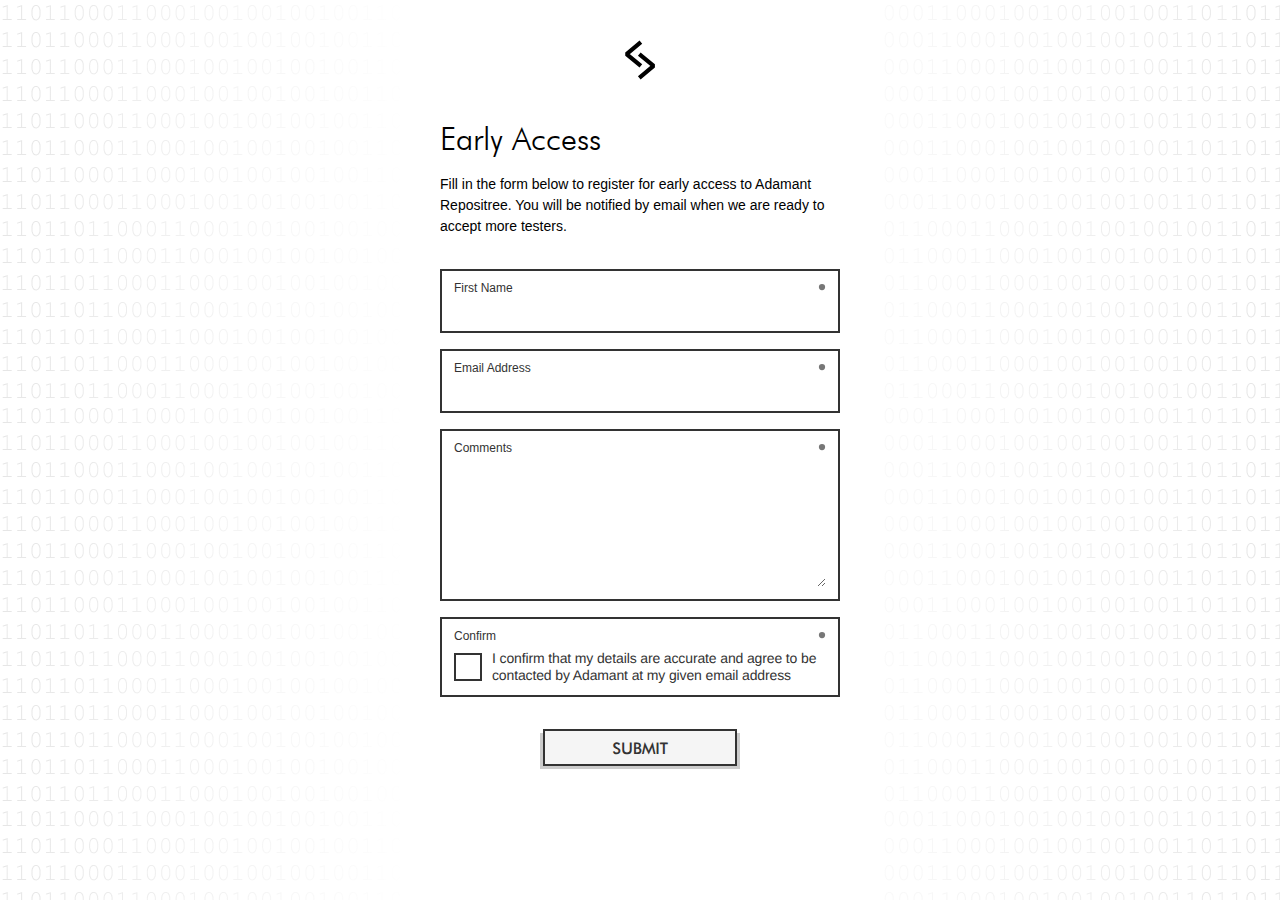
<file: early-access/index.html>
<!DOCTYPE html><html lang="en"><head>
        <meta charset="utf-8">
        <base href="/">

        <meta name="viewport" content="width=device-width, initial-scale=1.0, viewport-fit=cover">
        <link rel="icon" type="image/x-icon" href="/favicon.ico">
        <link rel="apple-touch-icon" sizes="180x180" href="/apple-touch-icon.png">
        <link rel="icon" type="image/png" sizes="32x32" href="/favicon-32x32.png">
        <link rel="icon" type="image/png" sizes="16x16" href="/favicon-16x16.png">
        <link rel="manifest" href="/site.webmanifest">
        <link rel="mask-icon" href="/safari-pinned-tab.svg" color="#5bbad5">
        <meta name="msapplication-TileColor" content="#f5f5f5">
        <meta name="theme-color" content="#f5f5f5">

        <!-- Primary Meta Tags -->

        <title>Adamant Repositree</title>
        <meta name="title" content="Adamant Repositree">
        <meta name="description" content="Fast, stable and secure origin for all of your git repositories.">

        <!-- Open Graph / Facebook -->
        <meta property="og:type" content="website">
        <meta property="og:url" content="https://repl.to/">
        <meta property="og:title" content="Adamant Repositree">
        <meta property="og:description" content="Fast, stable and secure origin for all of your git repositories.">
        <meta property="og:image" content="https://repl.to/assets/meta-tags.png">

        <!-- Twitter -->
        <meta property="twitter:card" content="summary_large_image">
        <meta property="twitter:url" content="https://repl.to/">
        <meta property="twitter:title" content="Adamant Repositree">
        <meta property="twitter:description" content="Fast, stable and secure origin for all of your git repositories.">
        <meta property="twitter:image" content="https://repl.to/assets/meta-tags.png">
    <link rel="stylesheet" href="styles.a837e8dbb267f4012bd4.css"><style ng-transition="serverApp"></style><style ng-transition="serverApp">[_nghost-sc1]{display:block;min-height:100vh;background:linear-gradient(90deg,rgba(255,255,255,.25) 0,#fff 31.88%,rgba(255,255,255,.875) 67.41%,rgba(255,255,255,.25) 100.33%),url(/assets/binary-bg.png)}</style><style ng-transition="serverApp">[_nghost-sc10]{display:block;overflow-y:scroll;width:100%;height:100vh;position:absolute;-webkit-overflow-scrolling:touch}.frame[_ngcontent-sc10]{display:flex;margin:0 auto;width:100%;max-width:480px;padding:40px;min-height:100vh;align-items:center;justify-content:flex-start;z-index:2;background:#fff;flex-direction:column}.repl[_ngcontent-sc10]{display:block;margin:0 0 40px}.form[_ngcontent-sc10]{width:100%;flex:1}.error[_ngcontent-sc10]{display:block;border:2px solid #e01407;padding:8px 16px;margin-bottom:32px;font-size:14px;font-weight:600;color:#e01407}.formField[_ngcontent-sc10]{display:block}.formField[_ngcontent-sc10]   textarea[_ngcontent-sc10]{min-height:8em}.register[_ngcontent-sc10]{display:block;width:200px;margin:32px auto}.h1[_ngcontent-sc10]{width:100%;margin:0 0 16px;font-family:var(--adm-font-futura-lt);font-style:normal;font-weight:300;font-size:32px;line-height:38px;display:flex;align-items:center;color:#000}.p[_ngcontent-sc10]{width:100%;margin:0 0 32px;font-style:normal;font-weight:300;font-size:14px;line-height:21px;color:#000}.dialog[_ngcontent-sc10]{display:flex;flex-direction:column;align-items:center;justify-content:center;width:100vw;height:100vh;background:#f5f5f5}.closeDialog[_ngcontent-sc10]{margin-top:16px}.captcha[_ngcontent-sc10]{background:#fff}@media only screen and (max-width:767px){.frame[_ngcontent-sc10]{padding:40px 16px}}</style><style ng-transition="serverApp">[_nghost-sc3]{display:inline-block;position:relative;min-height:40px;border:0;margin:0;padding:0;box-shadow:none;background:0 0;cursor:pointer;-webkit-user-select:none;-moz-user-select:none;-ms-user-select:none;user-select:none;text-decoration:none;-webkit-tap-highlight-color:transparent;--color:#333333;--contrast-color:#f5f5f5;color:var(--color)}.is-focus[_nghost-sc3]{outline:0}.is-disabled[_nghost-sc3], .is-readonly[_nghost-sc3]{cursor:default}[size=small][_nghost-sc3]{min-height:32px}[size=large][_nghost-sc3]{height:84px}[color=light][_nghost-sc3]{--color:#f5f5f5;--contrast-color:#19171f}[adm-raised-button].is-hover[_nghost-sc3]:not(.is-readonly):not(.is-press)   .shadow[_ngcontent-sc3]{transform:scale(1.05,1.05);opacity:.33}[adm-raised-button].is-hover[_nghost-sc3]:not(.is-readonly):not(.is-press)   .fill[_ngcontent-sc3], [adm-raised-button].is-hover[_nghost-sc3]:not(.is-readonly):not(.is-press)   .label[_ngcontent-sc3]{transform:translateY(-4%) translateZ(0)}.is-press[_nghost-sc3]:not(.is-readonly)   .shadow[_ngcontent-sc3]{transform:scale(.5,.94);transition-duration:.15s}.is-press[_nghost-sc3]:not(.is-readonly)   .fill[_ngcontent-sc3], .is-press[_nghost-sc3]:not(.is-readonly)   .label[_ngcontent-sc3]{transform:scale(.94,.94) translateZ(0);transition-duration:.15s}.is-focus[adm-raised-button][_nghost-sc3]   .fill[_ngcontent-sc3]{background-image:radial-gradient(var(--contrast-color) 10%,transparent 11%),radial-gradient(var(--contrast-color) 10%,transparent 11%);background-position:0 0,4px 4px;background-size:8px 8px}.shadow[_ngcontent-sc3]{position:absolute;transition:transform .25s ease-out,opacity .25s ease-out;transform-origin:center bottom}[adm-flat-button][_nghost-sc3]:not(.is-readonly)   .shadow[_ngcontent-sc3], [adm-raised-button][_nghost-sc3]:not(.is-readonly)   .shadow[_ngcontent-sc3]{right:0;top:4px;bottom:0;background:var(--color);opacity:.25}[adm-raised-button][_nghost-sc3]   .shadow[_ngcontent-sc3]{left:0}[adm-flat-button][_nghost-sc3]   .shadow[_ngcontent-sc3]{left:4px}[adm-flat-button][size=large][_nghost-sc3]:not(.is-readonly)   .shadow[_ngcontent-sc3], [adm-raised-button][size=large][_nghost-sc3]:not(.is-readonly)   .shadow[_ngcontent-sc3]{left:0;right:0;top:8px;bottom:0;background:var(--color);opacity:.25}.fill[_ngcontent-sc3]{position:absolute;transition:transform .25s ease-out;transform-origin:center bottom;left:0;right:0;top:0;bottom:0}[adm-raised-button][_nghost-sc3]   .fill[_ngcontent-sc3]{background:var(--contrast-color);border:2px solid var(--color);box-sizing:border-box;left:3px;right:3px;top:0;bottom:3px}[adm-flat-button][size=large][_nghost-sc3]   .fill[_ngcontent-sc3], [adm-raised-button][size=large][_nghost-sc3]   .fill[_ngcontent-sc3]{left:4px;right:4px;top:0;bottom:4px}[adm-raised-button][size=large][_nghost-sc3]   .fill[_ngcontent-sc3]{border-width:3px}[adm-flat-button][_nghost-sc3]   .fill[_ngcontent-sc3]{left:3px;right:3px;top:0;bottom:3px;background:var(--contrast-color)}.is-readonly[_nghost-sc3]   .fill[_ngcontent-sc3]{border-color:#888}.label[_ngcontent-sc3]{position:relative;height:100%;transition:transform .25s ease-out;transform-origin:center bottom;font-family:var(--adm-font-futura-md);font-style:normal;font-weight:400;display:flex;align-items:center;justify-content:center;text-align:center;text-transform:uppercase;text-rendering:geometricPrecision;min-height:inherit;letter-spacing:-.01em}[adm-flat-button][_nghost-sc3]:not([size])   .label[_ngcontent-sc3], [adm-raised-button][_nghost-sc3]:not([size])   .label[_ngcontent-sc3]{padding:0 16px;font-size:16px;line-height:16px}[adm-flat-button][size=small][_nghost-sc3]   .label[_ngcontent-sc3], [adm-raised-button][size=small][_nghost-sc3]   .label[_ngcontent-sc3]{padding:0 8px;font-size:14px;line-height:12px}[adm-flat-button][size=large][_nghost-sc3]   .label[_ngcontent-sc3], [adm-raised-button][size=large][_nghost-sc3]   .label[_ngcontent-sc3]{padding:0 32px;font-size:24px;line-height:24px}[adm-flat-button][_nghost-sc3]   .label[_ngcontent-sc3]{color:var(--color)}[adm-raised-button][_nghost-sc3]   .label[_ngcontent-sc3]{color:var(--color)}.is-readonly[_nghost-sc3]   .label[_ngcontent-sc3]{color:#888}</style><style ng-transition="serverApp">[_nghost-sc5]{display:inline-block;width:40px;height:40px}[_nghost-sc5]     .svg{width:100%;height:100%}</style><style ng-transition="serverApp">[_nghost-sc7]{display:inline-block;margin-bottom:16px;position:relative;vertical-align:top;font-size:0;border:2px solid currentColor}.ng-invalid[_nghost-sc7]:not(.ng-untouched)   .label[_ngcontent-sc7]{color:transparent}[color=light][_nghost-sc7]   .label[_ngcontent-sc7]{color:#f5f5f5}.field[_ngcontent-sc7]{display:flex;position:relative;clear:both}.field[_ngcontent-sc7]     .admInput{flex:1;min-height:36px;padding-bottom:4px;height:auto}.field[_ngcontent-sc7]     .admInput:focus{outline:0}.info[_ngcontent-sc7]{display:none}.error[_ngcontent-sc7]{position:absolute;top:0;left:0;right:0;height:32px;padding:0 36px 0 12px;font-family:var(--adm-font-sans);font-size:12px;background:#333;color:var(--error-color);display:flex;pointer-events:none;align-items:center;opacity:0}.info.is-empty[_ngcontent-sc7], .ng-invalid[_nghost-sc7]:not(.ng-untouched)   .info[_ngcontent-sc7]{position:absolute;opacity:0}[color=light][_nghost-sc7]   .info[_ngcontent-sc7]{background:#f5f5f5;color:#333}.ng-invalid[_nghost-sc7]:not(.ng-untouched)   .error[_ngcontent-sc7]{opacity:1;transform:translateY(0);background:0 0}  .admInput{height:40px;padding:0 12px;font-family:var(--adm-font-monospace);font-style:normal;font-weight:400;font-size:16px;line-height:1;color:#333;flex:1;border:none}[_nghost-sc7]{color:#333;--error-color:#dd1407}[color=light][_nghost-sc7]{color:#f5f5f5;--error-color:#ef1407}[color=light][_nghost-sc7]     .admInput{background:0 0;color:#f5f5f5}[color=light][_nghost-sc7]   .admCheckbox[_ngcontent-sc7]{--color:#f5f5f5}[_nghost-sc7]     textarea.admInput{margin:4px 12px 12px;padding:0;line-height:1.5;resize:vertical}[_nghost-sc7]     textarea.admInput:focus{outline:0}[_nghost-sc7]     .admCheckbox{padding:0 0 4px}</style><style ng-transition="serverApp">[_nghost-sc8]{display:flex;align-items:flex-end;width:100%;height:24px;padding:0 8px 0 12px;font-family:var(--adm-font-sans);font-size:12px;font-weight:400}.label[_ngcontent-sc8]{display:flex;height:100%;-webkit-user-select:none;-moz-user-select:none;-ms-user-select:none;user-select:none;flex:1;align-items:flex-end}.content[_ngcontent-sc8]{flex:1}.status[_ngcontent-sc8]{display:flex;align-items:center;justify-content:center;width:16px;height:16px;padding:3px;border-radius:2px}.status[_ngcontent-sc8] > svg[_ngcontent-sc8]{width:100%;height:100%}  .admFormField.ng-invalid .status{background-color:#dd1407}  .admFormField.ng-valid .status{background-color:#2eca15}  .admFormField:not(.ng-touched) .status{background-color:transparent;color:#777}  .admFormField .indeterminate,   .admFormField .invalid,   .admFormField .valid{display:none}  .admFormField.ng-valid:not(.ng-untouched) .valid{display:block}  .admFormField.ng-invalid:not(.ng-untouched) .invalid{display:block}  .admFormField:not(.ng-touched) .indeterminate{display:block}</style><style ng-transition="serverApp">[_nghost-sc9]{display:block;width:100%;white-space:nowrap;overflow:hidden;text-overflow:ellipsis;font-weight:500}[_nghost-sc9]:not(.is-active){display:none}</style><style ng-transition="serverApp">[_nghost-sc11]{display:inline-flex;flex:1;--color:currentColor;--constrast-color:transparent}.checkmark[_ngcontent-sc11]{display:flex;position:relative;min-width:40px;max-width:40px;height:40px;align-items:center;justify-content:center;align-self:flex-start;margin:4px 4px 4px 6px;color:var(--color)}.checkmark[_ngcontent-sc11]:before{content:"";position:absolute;left:0;top:0;right:0;bottom:0;margin:auto;width:24px;height:24px;border:2px solid var(--color)}.checkmark[_ngcontent-sc11]   .svg[_ngcontent-sc11]{opacity:0}.is-checked[_nghost-sc11]   .checkmark[_ngcontent-sc11]   .svg[_ngcontent-sc11]{opacity:1}.label[_ngcontent-sc11]{padding:6px 8px 6px 0;font-style:normal;font-weight:400;font-size:14px;line-height:1.25;color:var(--color);text-align:left;text-transform:none;font-family:var(--adm-font-sans)}.button[_ngcontent-sc11]{--color:inherit;--constrast-color:inherit}</style></head>
    <body>
        <adm-root _nghost-sc0="" ng-version="8.2.7" class=""><main _ngcontent-sc0="" class="main"><router-outlet _ngcontent-sc0=""></router-outlet><adm-home _nghost-sc1="" class="ng-star-inserted"><div _ngcontent-sc1="" class="frame"></div><router-outlet _ngcontent-sc1=""></router-outlet><adm-early-access-form _nghost-sc10="" class="ng-tns-c10-0 ng-star-inserted"><div _ngcontent-sc10="" class="frame ng-trigger ng-trigger-pageTransition" style=""><a _ngcontent-sc10="" class="repl admButton" adm-icon-button="" _nghost-sc3="" href="/"><div _ngcontent-sc3="" class="shadow"></div><div _ngcontent-sc3="" class="fill"></div><div _ngcontent-sc3="" class="label"><adm-icon _ngcontent-sc10="" class="admIcon ng-tns-c10-0" svgicon="repl" _nghost-sc5=""><svg width="44" height="48" viewBox="0 0 44 48" fill="none" xmlns="http://www.w3.org/2000/svg" class="svg">
            <path d="M23.0464 2.55884L5.88235 16.853L23.0464 31.1471" stroke="black" stroke-width="5" stroke-linejoin="bevel"></path>
            <path d="M21.1393 16.853L38.3034 31.1471L21.1393 45.4412" stroke="black" stroke-width="5" stroke-linejoin="bevel"></path>
        </svg></adm-icon></div></a><h1 _ngcontent-sc10="" class="h1">Early Access</h1><p _ngcontent-sc10="" class="p"> Fill in the form below to register for early access to Adamant Repositree. You will be notified by email when we are ready to accept more testers. </p><form _ngcontent-sc10="" class="form ng-untouched ng-pristine ng-invalid" novalidate=""><!----><adm-form-field _ngcontent-sc10="" class="formField admFormField ng-untouched ng-pristine ng-invalid" _nghost-sc7=""><div _ngcontent-sc7="" class="label"><adm-label _ngcontent-sc10="" class="admLabel ng-tns-c10-0" _nghost-sc8=""><label _ngcontent-sc8="" class="label" for="AtFormField1" htmlfor="AtFormField1"><div _ngcontent-sc8="" class="content">First Name</div><div _ngcontent-sc8="" class="status"><svg _ngcontent-sc8="" class="indeterminate" fill="none" viewBox="0 0 8 8" xmlns="http://www.w3.org/2000/svg"><circle _ngcontent-sc8="" cx="4" cy="4" fill="currentColor" r="2.5"></circle></svg><svg _ngcontent-sc8="" class="valid" fill="none" viewBox="0 0 11 10" xmlns="http://www.w3.org/2000/svg"><line _ngcontent-sc8="" stroke="white" stroke-width="2" x1="1.02477" x2="5.21438" y1="5.07509" y2="8.46777"></line><line _ngcontent-sc8="" stroke="white" stroke-width="2" x1="4.04692" x2="9.51296" y1="8.18828" y2="1.43827"></line></svg><svg _ngcontent-sc8="" class="invalid" fill="none" viewBox="0 0 4 17" xmlns="http://www.w3.org/2000/svg"><path _ngcontent-sc8="" d="M1.10499 0C0.513366 0 0.0510818 0.510818 0.10995 1.0995L0.90995 9.0995C0.96107 9.61071 1.39124 10 1.90499 10H2.09501C2.60876 10 3.03893 9.61071 3.09005 9.0995L3.89005 1.09951C3.94892 0.51082 3.48663 0 2.89501 0H1.10499Z" fill="white"></path><circle _ngcontent-sc8="" cx="2" cy="14.5" fill="white" r="2"></circle></svg></div></label></adm-label></div><div _ngcontent-sc7="" class="field"><input _ngcontent-sc10="" adminput="" class="admInput ng-tns-c10-0 ng-untouched ng-pristine ng-invalid" formcontrolname="firstName" value="" id="AtFormField1"></div><div _ngcontent-sc7="" class="info is-empty"></div><div _ngcontent-sc7="" class="error"><adm-error _ngcontent-sc10="" class="admError ng-tns-c10-0 is-active" code="required" path="firstName" _nghost-sc9="">First name is required</adm-error><adm-error _ngcontent-sc10="" class="admError ng-tns-c10-0" code="maxlength" path="firstName" _nghost-sc9="">First name must be less than 32 characters </adm-error></div></adm-form-field><adm-form-field _ngcontent-sc10="" class="formField admFormField ng-untouched ng-pristine ng-invalid" _nghost-sc7=""><div _ngcontent-sc7="" class="label"><adm-label _ngcontent-sc10="" class="admLabel ng-tns-c10-0" _nghost-sc8=""><label _ngcontent-sc8="" class="label" for="AtFormField2" htmlfor="AtFormField2"><div _ngcontent-sc8="" class="content">Email Address</div><div _ngcontent-sc8="" class="status"><svg _ngcontent-sc8="" class="indeterminate" fill="none" viewBox="0 0 8 8" xmlns="http://www.w3.org/2000/svg"><circle _ngcontent-sc8="" cx="4" cy="4" fill="currentColor" r="2.5"></circle></svg><svg _ngcontent-sc8="" class="valid" fill="none" viewBox="0 0 11 10" xmlns="http://www.w3.org/2000/svg"><line _ngcontent-sc8="" stroke="white" stroke-width="2" x1="1.02477" x2="5.21438" y1="5.07509" y2="8.46777"></line><line _ngcontent-sc8="" stroke="white" stroke-width="2" x1="4.04692" x2="9.51296" y1="8.18828" y2="1.43827"></line></svg><svg _ngcontent-sc8="" class="invalid" fill="none" viewBox="0 0 4 17" xmlns="http://www.w3.org/2000/svg"><path _ngcontent-sc8="" d="M1.10499 0C0.513366 0 0.0510818 0.510818 0.10995 1.0995L0.90995 9.0995C0.96107 9.61071 1.39124 10 1.90499 10H2.09501C2.60876 10 3.03893 9.61071 3.09005 9.0995L3.89005 1.09951C3.94892 0.51082 3.48663 0 2.89501 0H1.10499Z" fill="white"></path><circle _ngcontent-sc8="" cx="2" cy="14.5" fill="white" r="2"></circle></svg></div></label></adm-label></div><div _ngcontent-sc7="" class="field"><input _ngcontent-sc10="" adminput="" class="admInput ng-tns-c10-0 ng-untouched ng-pristine ng-invalid" formcontrolname="emailAddress" value="" id="AtFormField2"></div><div _ngcontent-sc7="" class="info is-empty"></div><div _ngcontent-sc7="" class="error"><adm-error _ngcontent-sc10="" class="admError ng-tns-c10-0 is-active" code="required" path="emailAddress" _nghost-sc9="">Email address is required </adm-error><adm-error _ngcontent-sc10="" class="admError ng-tns-c10-0" code="email" path="emailAddress" _nghost-sc9="">Please enter a valid email address </adm-error><adm-error _ngcontent-sc10="" class="admError ng-tns-c10-0" code="maxlength" path="emailAddress" _nghost-sc9="">Email address must be less than 256 characters </adm-error></div></adm-form-field><adm-form-field _ngcontent-sc10="" class="formField admFormField ng-untouched ng-pristine ng-valid" _nghost-sc7=""><div _ngcontent-sc7="" class="label"><adm-label _ngcontent-sc10="" class="admLabel ng-tns-c10-0" _nghost-sc8=""><label _ngcontent-sc8="" class="label" for="AtFormField3" htmlfor="AtFormField3"><div _ngcontent-sc8="" class="content">Comments</div><div _ngcontent-sc8="" class="status"><svg _ngcontent-sc8="" class="indeterminate" fill="none" viewBox="0 0 8 8" xmlns="http://www.w3.org/2000/svg"><circle _ngcontent-sc8="" cx="4" cy="4" fill="currentColor" r="2.5"></circle></svg><svg _ngcontent-sc8="" class="valid" fill="none" viewBox="0 0 11 10" xmlns="http://www.w3.org/2000/svg"><line _ngcontent-sc8="" stroke="white" stroke-width="2" x1="1.02477" x2="5.21438" y1="5.07509" y2="8.46777"></line><line _ngcontent-sc8="" stroke="white" stroke-width="2" x1="4.04692" x2="9.51296" y1="8.18828" y2="1.43827"></line></svg><svg _ngcontent-sc8="" class="invalid" fill="none" viewBox="0 0 4 17" xmlns="http://www.w3.org/2000/svg"><path _ngcontent-sc8="" d="M1.10499 0C0.513366 0 0.0510818 0.510818 0.10995 1.0995L0.90995 9.0995C0.96107 9.61071 1.39124 10 1.90499 10H2.09501C2.60876 10 3.03893 9.61071 3.09005 9.0995L3.89005 1.09951C3.94892 0.51082 3.48663 0 2.89501 0H1.10499Z" fill="white"></path><circle _ngcontent-sc8="" cx="2" cy="14.5" fill="white" r="2"></circle></svg></div></label></adm-label></div><div _ngcontent-sc7="" class="field"><textarea _ngcontent-sc10="" adminput="" class="admInput ng-tns-c10-0 ng-untouched ng-pristine ng-valid" formcontrolname="comments" value="" id="AtFormField3"></textarea></div><div _ngcontent-sc7="" class="info is-empty"></div><div _ngcontent-sc7="" class="error"><adm-error _ngcontent-sc10="" class="admError ng-tns-c10-0" code="maxlength" path="comments" _nghost-sc9="">Comments must be less than 4096 characters </adm-error></div></adm-form-field><adm-form-field _ngcontent-sc10="" class="formField admFormField ng-untouched ng-pristine ng-invalid" _nghost-sc7=""><div _ngcontent-sc7="" class="label"><adm-label _ngcontent-sc10="" class="admLabel ng-tns-c10-0" _nghost-sc8=""><label _ngcontent-sc8="" class="label" for="AtFormField4" htmlfor="AtFormField4"><div _ngcontent-sc8="" class="content">Confirm</div><div _ngcontent-sc8="" class="status"><svg _ngcontent-sc8="" class="indeterminate" fill="none" viewBox="0 0 8 8" xmlns="http://www.w3.org/2000/svg"><circle _ngcontent-sc8="" cx="4" cy="4" fill="currentColor" r="2.5"></circle></svg><svg _ngcontent-sc8="" class="valid" fill="none" viewBox="0 0 11 10" xmlns="http://www.w3.org/2000/svg"><line _ngcontent-sc8="" stroke="white" stroke-width="2" x1="1.02477" x2="5.21438" y1="5.07509" y2="8.46777"></line><line _ngcontent-sc8="" stroke="white" stroke-width="2" x1="4.04692" x2="9.51296" y1="8.18828" y2="1.43827"></line></svg><svg _ngcontent-sc8="" class="invalid" fill="none" viewBox="0 0 4 17" xmlns="http://www.w3.org/2000/svg"><path _ngcontent-sc8="" d="M1.10499 0C0.513366 0 0.0510818 0.510818 0.10995 1.0995L0.90995 9.0995C0.96107 9.61071 1.39124 10 1.90499 10H2.09501C2.60876 10 3.03893 9.61071 3.09005 9.0995L3.89005 1.09951C3.94892 0.51082 3.48663 0 2.89501 0H1.10499Z" fill="white"></path><circle _ngcontent-sc8="" cx="2" cy="14.5" fill="white" r="2"></circle></svg></div></label></adm-label></div><div _ngcontent-sc7="" class="field"><adm-checkbox _ngcontent-sc10="" class="admCheckbox ng-tns-c10-0 ng-untouched ng-pristine ng-invalid" formcontrolname="confirmDetails" _nghost-sc11=""><button _ngcontent-sc11="" adm-button="" class="button admButton" type="button" _nghost-sc3=""><div _ngcontent-sc3="" class="shadow"></div><div _ngcontent-sc3="" class="fill"></div><div _ngcontent-sc3="" class="label"><div _ngcontent-sc11="" class="checkmark"><input _ngcontent-sc11="" hidden="" type="checkbox" id="AtFormField4" value="false"><svg _ngcontent-sc11="" class="svg" fill="none" height="13" viewBox="0 0 16 13" width="16" xmlns="http://www.w3.org/2000/svg"><line _ngcontent-sc11="" stroke="currentColor" stroke-width="2" x1="1.58745" x2="7.7269" y1="7.01118" y2="11.9828"></line><line _ngcontent-sc11="" stroke="currentColor" stroke-width="2" x1="6.67079" x2="14.6807" y1="11.5045" y2="1.613"></line></svg></div><div _ngcontent-sc11="" class="label"> I confirm that my details are accurate and agree to be contacted by Adamant at my given email address </div></div></button></adm-checkbox></div><div _ngcontent-sc7="" class="info is-empty"></div><div _ngcontent-sc7="" class="error"><adm-error _ngcontent-sc10="" class="admError ng-tns-c10-0 is-active" code="required" path="confirmDetails" _nghost-sc9="">Please confirm to continue </adm-error></div></adm-form-field><button _ngcontent-sc10="" class="register admButton" adm-raised-button="" _nghost-sc3=""><div _ngcontent-sc3="" class="shadow"></div><div _ngcontent-sc3="" class="fill"></div><div _ngcontent-sc3="" class="label">Submit</div></button></form><adm-dialog _ngcontent-sc10="" class="admDialog" _nghost-sc12=""><!----></adm-dialog></div></adm-early-access-form></adm-home></main></adm-root>
    <script src="polyfills-es5.726813c1c983b72031af.js" nomodule="" defer=""></script><script src="polyfills-es2015.94c3a6a41a10e1381974.js" type="module"></script><script src="runtime-es2015.3449d6abb57df2d60082.js" type="module"></script><script src="main-es2015.c24f5bf476e77d013ae1.js" type="module"></script><script src="runtime-es5.3449d6abb57df2d60082.js" nomodule="" defer=""></script><script src="main-es5.c24f5bf476e77d013ae1.js" nomodule="" defer=""></script>

<div class="cdk-overlay-container"><div><div id="cdk-overlay-0" class="cdk-overlay-pane"></div></div></div><script id="serverApp-state" type="application/json">{}</script></body></html>
</file>
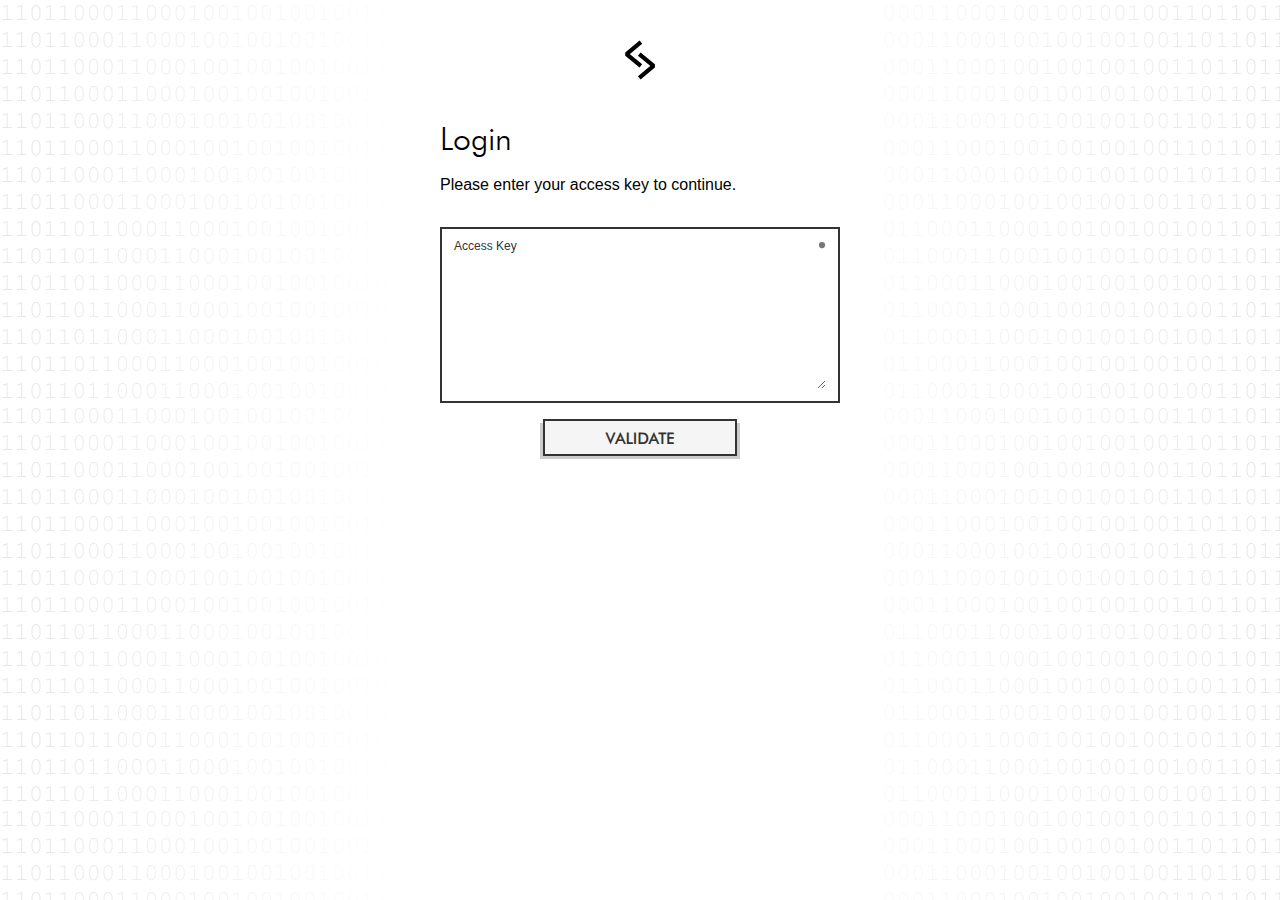
<file: login/index.html>
<!DOCTYPE html><html lang="en"><head>
        <meta charset="utf-8">
        <base href="/">

        <meta name="viewport" content="width=device-width, initial-scale=1.0, viewport-fit=cover">
        <link rel="icon" type="image/x-icon" href="/favicon.ico">
        <link rel="apple-touch-icon" sizes="180x180" href="/apple-touch-icon.png">
        <link rel="icon" type="image/png" sizes="32x32" href="/favicon-32x32.png">
        <link rel="icon" type="image/png" sizes="16x16" href="/favicon-16x16.png">
        <link rel="manifest" href="/site.webmanifest">
        <link rel="mask-icon" href="/safari-pinned-tab.svg" color="#5bbad5">
        <meta name="msapplication-TileColor" content="#f5f5f5">
        <meta name="theme-color" content="#f5f5f5">

        <!-- Primary Meta Tags -->

        <title>Adamant Repositree</title>
        <meta name="title" content="Adamant Repositree">
        <meta name="description" content="Fast, stable and secure origin for all of your git repositories.">

        <!-- Open Graph / Facebook -->
        <meta property="og:type" content="website">
        <meta property="og:url" content="https://repl.to/">
        <meta property="og:title" content="Adamant Repositree">
        <meta property="og:description" content="Fast, stable and secure origin for all of your git repositories.">
        <meta property="og:image" content="https://repl.to/assets/meta-tags.png">

        <!-- Twitter -->
        <meta property="twitter:card" content="summary_large_image">
        <meta property="twitter:url" content="https://repl.to/">
        <meta property="twitter:title" content="Adamant Repositree">
        <meta property="twitter:description" content="Fast, stable and secure origin for all of your git repositories.">
        <meta property="twitter:image" content="https://repl.to/assets/meta-tags.png">
    <link rel="stylesheet" href="styles.a837e8dbb267f4012bd4.css"><style ng-transition="serverApp"></style><style ng-transition="serverApp">[_nghost-sc1]{display:block;min-height:100vh;background:linear-gradient(90deg,rgba(255,255,255,.25) 0,#fff 31.88%,rgba(255,255,255,.875) 67.41%,rgba(255,255,255,.25) 100.33%),url(/assets/binary-bg.png)}</style><style ng-transition="serverApp">[_nghost-sc6]{display:block;overflow-y:scroll;width:100%;height:100vh;position:absolute;-webkit-overflow-scrolling:touch}.frame[_ngcontent-sc6]{display:flex;margin:0 auto;width:100%;max-width:480px;padding:40px;min-height:100vh;align-items:center;justify-content:flex-start;z-index:2;background:#fff;flex-direction:column}.repl[_ngcontent-sc6]{display:block;margin:0 0 40px}.form[_ngcontent-sc6]{flex:1;width:100%}.formField[_ngcontent-sc6]{display:block}.validate[_ngcontent-sc6]{display:block;width:200px;margin:8px auto}.accessKey[_ngcontent-sc6]{min-height:132px!important}.h1[_ngcontent-sc6]{width:100%;margin:0 0 16px;font-family:var(--adm-font-futura-lt);font-style:normal;font-weight:300;font-size:32px;line-height:38px;display:flex;align-items:center;color:#000}.p[_ngcontent-sc6]{width:100%;margin:0 0 32px;font-style:normal;font-weight:300;font-size:16px;line-height:21px;color:#000}@media only screen and (max-width:767px){.frame[_ngcontent-sc6]{padding:40px 16px}}</style><style ng-transition="serverApp">[_nghost-sc3]{display:inline-block;position:relative;min-height:40px;border:0;margin:0;padding:0;box-shadow:none;background:0 0;cursor:pointer;-webkit-user-select:none;-moz-user-select:none;-ms-user-select:none;user-select:none;text-decoration:none;-webkit-tap-highlight-color:transparent;--color:#333333;--contrast-color:#f5f5f5;color:var(--color)}.is-focus[_nghost-sc3]{outline:0}.is-disabled[_nghost-sc3], .is-readonly[_nghost-sc3]{cursor:default}[size=small][_nghost-sc3]{min-height:32px}[size=large][_nghost-sc3]{height:84px}[color=light][_nghost-sc3]{--color:#f5f5f5;--contrast-color:#19171f}[adm-raised-button].is-hover[_nghost-sc3]:not(.is-readonly):not(.is-press)   .shadow[_ngcontent-sc3]{transform:scale(1.05,1.05);opacity:.33}[adm-raised-button].is-hover[_nghost-sc3]:not(.is-readonly):not(.is-press)   .fill[_ngcontent-sc3], [adm-raised-button].is-hover[_nghost-sc3]:not(.is-readonly):not(.is-press)   .label[_ngcontent-sc3]{transform:translateY(-4%) translateZ(0)}.is-press[_nghost-sc3]:not(.is-readonly)   .shadow[_ngcontent-sc3]{transform:scale(.5,.94);transition-duration:.15s}.is-press[_nghost-sc3]:not(.is-readonly)   .fill[_ngcontent-sc3], .is-press[_nghost-sc3]:not(.is-readonly)   .label[_ngcontent-sc3]{transform:scale(.94,.94) translateZ(0);transition-duration:.15s}.is-focus[adm-raised-button][_nghost-sc3]   .fill[_ngcontent-sc3]{background-image:radial-gradient(var(--contrast-color) 10%,transparent 11%),radial-gradient(var(--contrast-color) 10%,transparent 11%);background-position:0 0,4px 4px;background-size:8px 8px}.shadow[_ngcontent-sc3]{position:absolute;transition:transform .25s ease-out,opacity .25s ease-out;transform-origin:center bottom}[adm-flat-button][_nghost-sc3]:not(.is-readonly)   .shadow[_ngcontent-sc3], [adm-raised-button][_nghost-sc3]:not(.is-readonly)   .shadow[_ngcontent-sc3]{right:0;top:4px;bottom:0;background:var(--color);opacity:.25}[adm-raised-button][_nghost-sc3]   .shadow[_ngcontent-sc3]{left:0}[adm-flat-button][_nghost-sc3]   .shadow[_ngcontent-sc3]{left:4px}[adm-flat-button][size=large][_nghost-sc3]:not(.is-readonly)   .shadow[_ngcontent-sc3], [adm-raised-button][size=large][_nghost-sc3]:not(.is-readonly)   .shadow[_ngcontent-sc3]{left:0;right:0;top:8px;bottom:0;background:var(--color);opacity:.25}.fill[_ngcontent-sc3]{position:absolute;transition:transform .25s ease-out;transform-origin:center bottom;left:0;right:0;top:0;bottom:0}[adm-raised-button][_nghost-sc3]   .fill[_ngcontent-sc3]{background:var(--contrast-color);border:2px solid var(--color);box-sizing:border-box;left:3px;right:3px;top:0;bottom:3px}[adm-flat-button][size=large][_nghost-sc3]   .fill[_ngcontent-sc3], [adm-raised-button][size=large][_nghost-sc3]   .fill[_ngcontent-sc3]{left:4px;right:4px;top:0;bottom:4px}[adm-raised-button][size=large][_nghost-sc3]   .fill[_ngcontent-sc3]{border-width:3px}[adm-flat-button][_nghost-sc3]   .fill[_ngcontent-sc3]{left:3px;right:3px;top:0;bottom:3px;background:var(--contrast-color)}.is-readonly[_nghost-sc3]   .fill[_ngcontent-sc3]{border-color:#888}.label[_ngcontent-sc3]{position:relative;height:100%;transition:transform .25s ease-out;transform-origin:center bottom;font-family:var(--adm-font-futura-md);font-style:normal;font-weight:400;display:flex;align-items:center;justify-content:center;text-align:center;text-transform:uppercase;text-rendering:geometricPrecision;min-height:inherit;letter-spacing:-.01em}[adm-flat-button][_nghost-sc3]:not([size])   .label[_ngcontent-sc3], [adm-raised-button][_nghost-sc3]:not([size])   .label[_ngcontent-sc3]{padding:0 16px;font-size:16px;line-height:16px}[adm-flat-button][size=small][_nghost-sc3]   .label[_ngcontent-sc3], [adm-raised-button][size=small][_nghost-sc3]   .label[_ngcontent-sc3]{padding:0 8px;font-size:14px;line-height:12px}[adm-flat-button][size=large][_nghost-sc3]   .label[_ngcontent-sc3], [adm-raised-button][size=large][_nghost-sc3]   .label[_ngcontent-sc3]{padding:0 32px;font-size:24px;line-height:24px}[adm-flat-button][_nghost-sc3]   .label[_ngcontent-sc3]{color:var(--color)}[adm-raised-button][_nghost-sc3]   .label[_ngcontent-sc3]{color:var(--color)}.is-readonly[_nghost-sc3]   .label[_ngcontent-sc3]{color:#888}</style><style ng-transition="serverApp">[_nghost-sc5]{display:inline-block;width:40px;height:40px}[_nghost-sc5]     .svg{width:100%;height:100%}</style><style ng-transition="serverApp">[_nghost-sc7]{display:inline-block;margin-bottom:16px;position:relative;vertical-align:top;font-size:0;border:2px solid currentColor}.ng-invalid[_nghost-sc7]:not(.ng-untouched)   .label[_ngcontent-sc7]{color:transparent}[color=light][_nghost-sc7]   .label[_ngcontent-sc7]{color:#f5f5f5}.field[_ngcontent-sc7]{display:flex;position:relative;clear:both}.field[_ngcontent-sc7]     .admInput{flex:1;min-height:36px;padding-bottom:4px;height:auto}.field[_ngcontent-sc7]     .admInput:focus{outline:0}.info[_ngcontent-sc7]{display:none}.error[_ngcontent-sc7]{position:absolute;top:0;left:0;right:0;height:32px;padding:0 36px 0 12px;font-family:var(--adm-font-sans);font-size:12px;background:#333;color:var(--error-color);display:flex;pointer-events:none;align-items:center;opacity:0}.info.is-empty[_ngcontent-sc7], .ng-invalid[_nghost-sc7]:not(.ng-untouched)   .info[_ngcontent-sc7]{position:absolute;opacity:0}[color=light][_nghost-sc7]   .info[_ngcontent-sc7]{background:#f5f5f5;color:#333}.ng-invalid[_nghost-sc7]:not(.ng-untouched)   .error[_ngcontent-sc7]{opacity:1;transform:translateY(0);background:0 0}  .admInput{height:40px;padding:0 12px;font-family:var(--adm-font-monospace);font-style:normal;font-weight:400;font-size:16px;line-height:1;color:#333;flex:1;border:none}[_nghost-sc7]{color:#333;--error-color:#dd1407}[color=light][_nghost-sc7]{color:#f5f5f5;--error-color:#ef1407}[color=light][_nghost-sc7]     .admInput{background:0 0;color:#f5f5f5}[color=light][_nghost-sc7]   .admCheckbox[_ngcontent-sc7]{--color:#f5f5f5}[_nghost-sc7]     textarea.admInput{margin:4px 12px 12px;padding:0;line-height:1.5;resize:vertical}[_nghost-sc7]     textarea.admInput:focus{outline:0}[_nghost-sc7]     .admCheckbox{padding:0 0 4px}</style><style ng-transition="serverApp">[_nghost-sc8]{display:flex;align-items:flex-end;width:100%;height:24px;padding:0 8px 0 12px;font-family:var(--adm-font-sans);font-size:12px;font-weight:400}.label[_ngcontent-sc8]{display:flex;height:100%;-webkit-user-select:none;-moz-user-select:none;-ms-user-select:none;user-select:none;flex:1;align-items:flex-end}.content[_ngcontent-sc8]{flex:1}.status[_ngcontent-sc8]{display:flex;align-items:center;justify-content:center;width:16px;height:16px;padding:3px;border-radius:2px}.status[_ngcontent-sc8] > svg[_ngcontent-sc8]{width:100%;height:100%}  .admFormField.ng-invalid .status{background-color:#dd1407}  .admFormField.ng-valid .status{background-color:#2eca15}  .admFormField:not(.ng-touched) .status{background-color:transparent;color:#777}  .admFormField .indeterminate,   .admFormField .invalid,   .admFormField .valid{display:none}  .admFormField.ng-valid:not(.ng-untouched) .valid{display:block}  .admFormField.ng-invalid:not(.ng-untouched) .invalid{display:block}  .admFormField:not(.ng-touched) .indeterminate{display:block}</style><style ng-transition="serverApp">[_nghost-sc9]{display:block;width:100%;white-space:nowrap;overflow:hidden;text-overflow:ellipsis;font-weight:500}[_nghost-sc9]:not(.is-active){display:none}</style></head>
    <body>
        <adm-root _nghost-sc0="" ng-version="8.2.7" class=""><main _ngcontent-sc0="" class="main"><router-outlet _ngcontent-sc0=""></router-outlet><adm-home _nghost-sc1="" class="ng-star-inserted"><div _ngcontent-sc1="" class="frame"></div><router-outlet _ngcontent-sc1=""></router-outlet><adm-login-form class="adm-login-form ng-tns-c6-0 ng-star-inserted" _nghost-sc6=""><div _ngcontent-sc6="" class="frame ng-trigger ng-trigger-pageTransition" style=""><a _ngcontent-sc6="" class="repl admButton" adm-icon-button="" _nghost-sc3="" href="/"><div _ngcontent-sc3="" class="shadow"></div><div _ngcontent-sc3="" class="fill"></div><div _ngcontent-sc3="" class="label"><adm-icon _ngcontent-sc6="" class="admIcon ng-tns-c6-0" svgicon="repl" _nghost-sc5=""><svg width="44" height="48" viewBox="0 0 44 48" fill="none" xmlns="http://www.w3.org/2000/svg" class="svg">
            <path d="M23.0464 2.55884L5.88235 16.853L23.0464 31.1471" stroke="black" stroke-width="5" stroke-linejoin="bevel"></path>
            <path d="M21.1393 16.853L38.3034 31.1471L21.1393 45.4412" stroke="black" stroke-width="5" stroke-linejoin="bevel"></path>
        </svg></adm-icon></div></a><h1 _ngcontent-sc6="" class="h1">Login</h1><p _ngcontent-sc6="" class="p">Please enter your access key to continue.</p><form _ngcontent-sc6="" class="form ng-untouched ng-pristine ng-invalid" novalidate=""><adm-form-field _ngcontent-sc6="" class="formField admFormField ng-untouched ng-pristine ng-invalid" _nghost-sc7=""><div _ngcontent-sc7="" class="label"><adm-label _ngcontent-sc6="" class="admLabel ng-tns-c6-0" _nghost-sc8=""><label _ngcontent-sc8="" class="label" for="AtFormField0" htmlfor="AtFormField0"><div _ngcontent-sc8="" class="content">Access Key</div><div _ngcontent-sc8="" class="status"><svg _ngcontent-sc8="" class="indeterminate" fill="none" viewBox="0 0 8 8" xmlns="http://www.w3.org/2000/svg"><circle _ngcontent-sc8="" cx="4" cy="4" fill="currentColor" r="2.5"></circle></svg><svg _ngcontent-sc8="" class="valid" fill="none" viewBox="0 0 11 10" xmlns="http://www.w3.org/2000/svg"><line _ngcontent-sc8="" stroke="white" stroke-width="2" x1="1.02477" x2="5.21438" y1="5.07509" y2="8.46777"></line><line _ngcontent-sc8="" stroke="white" stroke-width="2" x1="4.04692" x2="9.51296" y1="8.18828" y2="1.43827"></line></svg><svg _ngcontent-sc8="" class="invalid" fill="none" viewBox="0 0 4 17" xmlns="http://www.w3.org/2000/svg"><path _ngcontent-sc8="" d="M1.10499 0C0.513366 0 0.0510818 0.510818 0.10995 1.0995L0.90995 9.0995C0.96107 9.61071 1.39124 10 1.90499 10H2.09501C2.60876 10 3.03893 9.61071 3.09005 9.0995L3.89005 1.09951C3.94892 0.51082 3.48663 0 2.89501 0H1.10499Z" fill="white"></path><circle _ngcontent-sc8="" cx="2" cy="14.5" fill="white" r="2"></circle></svg></div></label></adm-label></div><div _ngcontent-sc7="" class="field"><textarea _ngcontent-sc6="" adminput="" class="accessKey admInput ng-tns-c6-0 ng-untouched ng-pristine ng-invalid" formcontrolname="accessKey" value="" id="AtFormField0"></textarea></div><div _ngcontent-sc7="" class="info is-empty"></div><div _ngcontent-sc7="" class="error"><adm-error _ngcontent-sc6="" class="admError ng-tns-c6-0 is-active" code="required" path="accessKey" _nghost-sc9="">Access key is required</adm-error><adm-error _ngcontent-sc6="" class="admError ng-tns-c6-0" code="invalid" path="accessKey" _nghost-sc9="">Access key is invalid</adm-error></div></adm-form-field><button _ngcontent-sc6="" class="validate admButton" adm-raised-button="" _nghost-sc3=""><div _ngcontent-sc3="" class="shadow"></div><div _ngcontent-sc3="" class="fill"></div><div _ngcontent-sc3="" class="label">Validate</div></button></form></div></adm-login-form></adm-home></main></adm-root>
    <script src="polyfills-es5.726813c1c983b72031af.js" nomodule="" defer=""></script><script src="polyfills-es2015.94c3a6a41a10e1381974.js" type="module"></script><script src="runtime-es2015.3449d6abb57df2d60082.js" type="module"></script><script src="main-es2015.c24f5bf476e77d013ae1.js" type="module"></script><script src="runtime-es5.3449d6abb57df2d60082.js" nomodule="" defer=""></script><script src="main-es5.c24f5bf476e77d013ae1.js" nomodule="" defer=""></script>

<script id="serverApp-state" type="application/json">{}</script></body></html>
</file>
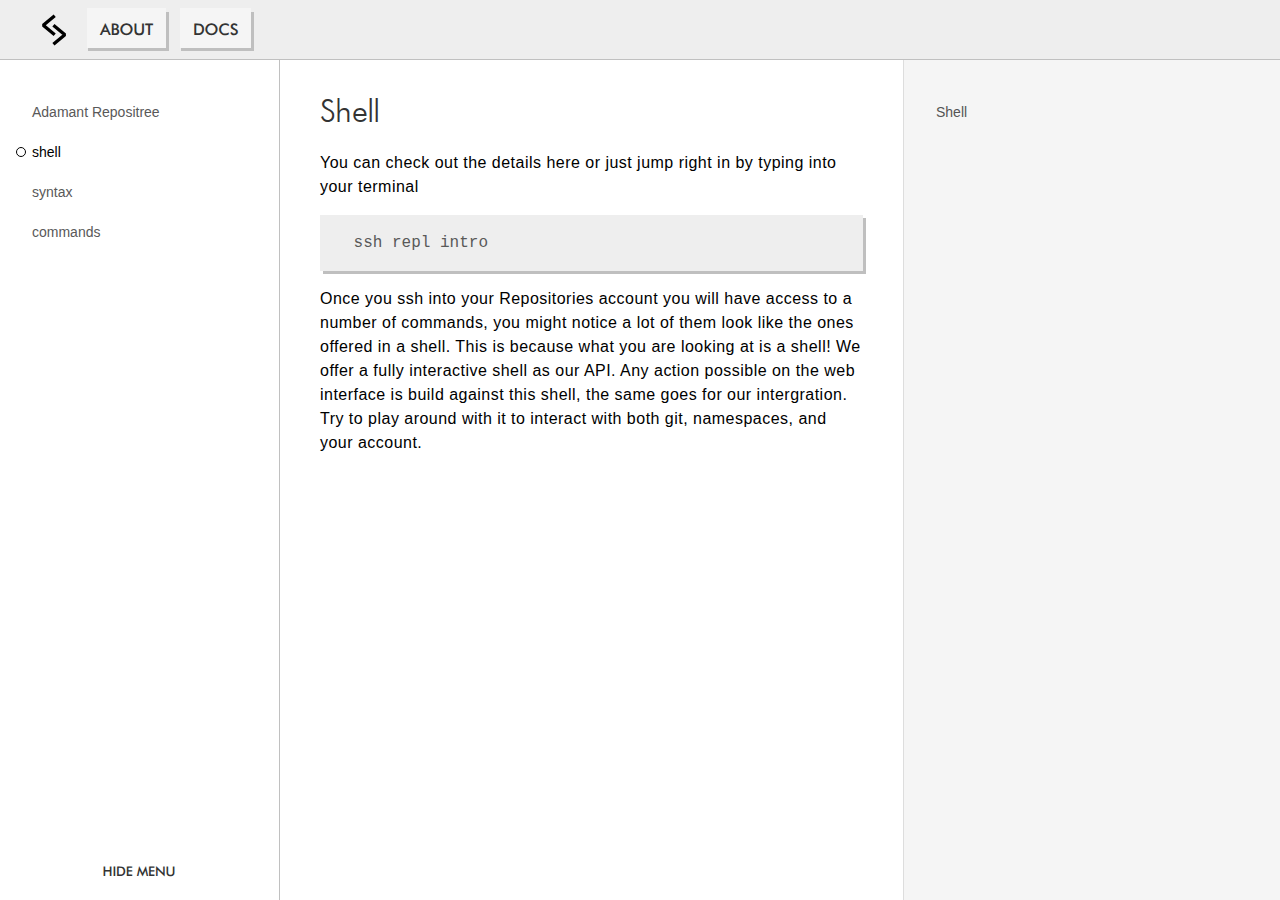
<file: docs/shell/index.html>
<!DOCTYPE html><html lang="en"><head>
        <meta charset="utf-8">
        <base href="/">

        <meta name="viewport" content="width=device-width, initial-scale=1.0, viewport-fit=cover">
        <link rel="icon" type="image/x-icon" href="/favicon.ico">
        <link rel="apple-touch-icon" sizes="180x180" href="/apple-touch-icon.png">
        <link rel="icon" type="image/png" sizes="32x32" href="/favicon-32x32.png">
        <link rel="icon" type="image/png" sizes="16x16" href="/favicon-16x16.png">
        <link rel="manifest" href="/site.webmanifest">
        <link rel="mask-icon" href="/safari-pinned-tab.svg" color="#5bbad5">
        <meta name="msapplication-TileColor" content="#f5f5f5">
        <meta name="theme-color" content="#f5f5f5">

        <!-- Primary Meta Tags -->

        <title>Adamant Repositree</title>
        <meta name="title" content="Adamant Repositree">
        <meta name="description" content="Fast, stable and secure origin for all of your git repositories.">

        <!-- Open Graph / Facebook -->
        <meta property="og:type" content="website">
        <meta property="og:url" content="https://repl.to/">
        <meta property="og:title" content="Adamant Repositree">
        <meta property="og:description" content="Fast, stable and secure origin for all of your git repositories.">
        <meta property="og:image" content="https://repl.to/assets/meta-tags.png">

        <!-- Twitter -->
        <meta property="twitter:card" content="summary_large_image">
        <meta property="twitter:url" content="https://repl.to/">
        <meta property="twitter:title" content="Adamant Repositree">
        <meta property="twitter:description" content="Fast, stable and secure origin for all of your git repositories.">
        <meta property="twitter:image" content="https://repl.to/assets/meta-tags.png">
    <link rel="stylesheet" href="styles.a837e8dbb267f4012bd4.css"><style ng-transition="serverApp"></style><style ng-transition="serverApp">.frame[_ngcontent-sc16]{display:block;position:absolute;top:0;left:0;right:0;bottom:0}.navbar[_ngcontent-sc16]{position:absolute;top:0;left:0;right:0;height:60px;z-index:2;background:#eee;border-bottom:1px solid silver;display:flex;justify-items:center;padding:8px 32px}@media only screen and (max-width:767px){.navbar[_ngcontent-sc16]{padding:8px 16px}}.logo[_ngcontent-sc16]{width:44px;margin-right:8px}.icon[_ngcontent-sc16]{width:32px;height:32px}.link[_ngcontent-sc16]{margin-right:8px}code.bash[_ngcontent-sc16]::before{content:"> "}.nightMode[_ngcontent-sc16]{position:absolute;right:10px}.nightMode[_ngcontent-sc16] > *[_ngcontent-sc16]{background:#333!important;color:#eee!important}.menu[_ngcontent-sc16]{position:fixed;bottom:0;left:0;z-index:2;padding:8px;display:block;margin:0 auto;width:278px;background:#fff}[_nghost-sc16]:not(.is-open)   .landmarks[_ngcontent-sc16], [_nghost-sc16]:not(.is-open)   .toc[_ngcontent-sc16]{display:none}[_nghost-sc16]:not(.is-open)   .document[_ngcontent-sc16]{left:0;right:0}@media only screen and (max-width:767px){.menu[_ngcontent-sc16]{left:0;right:0;width:100%;top:auto;bottom:0;min-height:24px;line-height:24px;color:#666;border-top:1px solid silver}.document[_ngcontent-sc16]{left:0!important;right:0!important}}</style><style ng-transition="serverApp">[_nghost-sc3]{display:inline-block;position:relative;min-height:40px;border:0;margin:0;padding:0;box-shadow:none;background:0 0;cursor:pointer;-webkit-user-select:none;-moz-user-select:none;-ms-user-select:none;user-select:none;text-decoration:none;-webkit-tap-highlight-color:transparent;--color:#333333;--contrast-color:#f5f5f5;color:var(--color)}.is-focus[_nghost-sc3]{outline:0}.is-disabled[_nghost-sc3], .is-readonly[_nghost-sc3]{cursor:default}[size=small][_nghost-sc3]{min-height:32px}[size=large][_nghost-sc3]{height:84px}[color=light][_nghost-sc3]{--color:#f5f5f5;--contrast-color:#19171f}[adm-raised-button].is-hover[_nghost-sc3]:not(.is-readonly):not(.is-press)   .shadow[_ngcontent-sc3]{transform:scale(1.05,1.05);opacity:.33}[adm-raised-button].is-hover[_nghost-sc3]:not(.is-readonly):not(.is-press)   .fill[_ngcontent-sc3], [adm-raised-button].is-hover[_nghost-sc3]:not(.is-readonly):not(.is-press)   .label[_ngcontent-sc3]{transform:translateY(-4%) translateZ(0)}.is-press[_nghost-sc3]:not(.is-readonly)   .shadow[_ngcontent-sc3]{transform:scale(.5,.94);transition-duration:.15s}.is-press[_nghost-sc3]:not(.is-readonly)   .fill[_ngcontent-sc3], .is-press[_nghost-sc3]:not(.is-readonly)   .label[_ngcontent-sc3]{transform:scale(.94,.94) translateZ(0);transition-duration:.15s}.is-focus[adm-raised-button][_nghost-sc3]   .fill[_ngcontent-sc3]{background-image:radial-gradient(var(--contrast-color) 10%,transparent 11%),radial-gradient(var(--contrast-color) 10%,transparent 11%);background-position:0 0,4px 4px;background-size:8px 8px}.shadow[_ngcontent-sc3]{position:absolute;transition:transform .25s ease-out,opacity .25s ease-out;transform-origin:center bottom}[adm-flat-button][_nghost-sc3]:not(.is-readonly)   .shadow[_ngcontent-sc3], [adm-raised-button][_nghost-sc3]:not(.is-readonly)   .shadow[_ngcontent-sc3]{right:0;top:4px;bottom:0;background:var(--color);opacity:.25}[adm-raised-button][_nghost-sc3]   .shadow[_ngcontent-sc3]{left:0}[adm-flat-button][_nghost-sc3]   .shadow[_ngcontent-sc3]{left:4px}[adm-flat-button][size=large][_nghost-sc3]:not(.is-readonly)   .shadow[_ngcontent-sc3], [adm-raised-button][size=large][_nghost-sc3]:not(.is-readonly)   .shadow[_ngcontent-sc3]{left:0;right:0;top:8px;bottom:0;background:var(--color);opacity:.25}.fill[_ngcontent-sc3]{position:absolute;transition:transform .25s ease-out;transform-origin:center bottom;left:0;right:0;top:0;bottom:0}[adm-raised-button][_nghost-sc3]   .fill[_ngcontent-sc3]{background:var(--contrast-color);border:2px solid var(--color);box-sizing:border-box;left:3px;right:3px;top:0;bottom:3px}[adm-flat-button][size=large][_nghost-sc3]   .fill[_ngcontent-sc3], [adm-raised-button][size=large][_nghost-sc3]   .fill[_ngcontent-sc3]{left:4px;right:4px;top:0;bottom:4px}[adm-raised-button][size=large][_nghost-sc3]   .fill[_ngcontent-sc3]{border-width:3px}[adm-flat-button][_nghost-sc3]   .fill[_ngcontent-sc3]{left:3px;right:3px;top:0;bottom:3px;background:var(--contrast-color)}.is-readonly[_nghost-sc3]   .fill[_ngcontent-sc3]{border-color:#888}.label[_ngcontent-sc3]{position:relative;height:100%;transition:transform .25s ease-out;transform-origin:center bottom;font-family:var(--adm-font-futura-md);font-style:normal;font-weight:400;display:flex;align-items:center;justify-content:center;text-align:center;text-transform:uppercase;text-rendering:geometricPrecision;min-height:inherit;letter-spacing:-.01em}[adm-flat-button][_nghost-sc3]:not([size])   .label[_ngcontent-sc3], [adm-raised-button][_nghost-sc3]:not([size])   .label[_ngcontent-sc3]{padding:0 16px;font-size:16px;line-height:16px}[adm-flat-button][size=small][_nghost-sc3]   .label[_ngcontent-sc3], [adm-raised-button][size=small][_nghost-sc3]   .label[_ngcontent-sc3]{padding:0 8px;font-size:14px;line-height:12px}[adm-flat-button][size=large][_nghost-sc3]   .label[_ngcontent-sc3], [adm-raised-button][size=large][_nghost-sc3]   .label[_ngcontent-sc3]{padding:0 32px;font-size:24px;line-height:24px}[adm-flat-button][_nghost-sc3]   .label[_ngcontent-sc3]{color:var(--color)}[adm-raised-button][_nghost-sc3]   .label[_ngcontent-sc3]{color:var(--color)}.is-readonly[_nghost-sc3]   .label[_ngcontent-sc3]{color:#888}</style><style ng-transition="serverApp">[_nghost-sc5]{display:inline-block;width:40px;height:40px}[_nghost-sc5]     .svg{width:100%;height:100%}</style><style ng-transition="serverApp">[_nghost-sc17]{position:fixed;top:60px;left:0;bottom:0;z-index:1;width:280px;padding:32px 24px 32px 32px;background:#fff;overflow:auto;-webkit-overflow-scrolling:touch;color:#595959;border-right:1px solid silver}.listItem[_ngcontent-sc17]{position:relative;display:flex;align-items:center;width:100%;min-height:40px;padding:12px 0;background:0 0;box-shadow:none;border:none;font-family:var(--adm-font-sans);font-style:normal;font-weight:400;font-size:14px;line-height:16px;color:#595959;cursor:pointer;text-decoration:none}.listItem.is-active[_ngcontent-sc17]{color:#000}.listItem.is-active[_ngcontent-sc17]:before{content:"";position:absolute;left:-16px;top:0;bottom:0;width:8px;height:8px;margin:auto;border:1px solid #000;border-radius:100%}</style><style ng-transition="serverApp">[_nghost-sc18]{position:fixed;top:60px;left:280px;right:376px;bottom:0;padding:32px 0;background:#fff;border-right:1px solid #ddd;overflow:auto;-webkit-overflow-scrolling:touch;color:#595959}.page[_ngcontent-sc18]{font-size:16px;max-width:1040px;padding:0 40px;margin:0 auto}@media only screen and (max-width:767px){.page[_ngcontent-sc18]{padding:0 16px}}[_nghost-sc18]     h1{font-family:var(--adm-font-futura-lt);font-style:normal;font-weight:400;font-size:32px;line-height:38px;letter-spacing:-.02em;color:#333}[_nghost-sc18]     h2{font-family:var(--adm-font-futura-lt);font-style:normal;font-weight:400;font-size:24px;line-height:29px;letter-spacing:-.02em;color:#333}[_nghost-sc18]     h3{font-family:var(--adm-font-futura-md);font-style:normal;font-weight:500;font-size:21px;line-height:27px;letter-spacing:-.02em;color:#333}[_nghost-sc18]     h4{font-family:var(--adm-font-futura-md);font-style:normal;font-weight:500;font-size:18px;line-height:24px;letter-spacing:-.02em;color:#333}[_nghost-sc18]     h5{font-family:var(--adm-font-sans);font-style:normal;font-weight:500;font-size:16px;line-height:21px;letter-spacing:-.02em;color:#333}[_nghost-sc18]     h6{font-family:var(--adm-font-sans);font-style:normal;font-weight:400;font-size:14px;line-height:18px;letter-spacing:-.02em;color:#333;text-transform:uppercase}[_nghost-sc18]     p{font-family:var(--adm-font-sans);font-style:normal;font-weight:400;font-size:16px;line-height:24px;letter-spacing:.03em;color:#000;margin:1em 0}[_nghost-sc18]     blockquote{padding:24px 32px 21px;margin:32px 0;border-left:8px solid #333;background:#eee;color:#333;font-style:normal;font-weight:400;font-size:16px;line-height:24px;letter-spacing:.03em;box-shadow:3px 3px 0 rgba(0,0,0,.25)}[_nghost-sc18]     ol, [_nghost-sc18]     ul{font-family:var(--adm-font-sans);font-style:normal;font-weight:400;font-size:16px;line-height:24px;letter-spacing:.03em;color:#000}[_nghost-sc18]     li{margin:1em 0}[_nghost-sc18]     code{display:inline-block;background-color:#eee;padding:0 .4em;border-radius:2px;font-family:var(--adm-font-monospace);font-weight:inherit;line-height:inherit}[_nghost-sc18]     pre>code{display:block;margin:32px 0;font-family:var(--adm-font-monospace);background:#eee;padding:16px 24px;font-style:normal;font-weight:400;font-size:16px;line-height:24px;overflow:auto;box-shadow:3px 3px 0 rgba(0,0,0,.25);border-radius:0}[_nghost-sc18]     blockquote:first-child, [_nghost-sc18]     code:first-child, [_nghost-sc18]     h1:first-child, [_nghost-sc18]     h2:first-child, [_nghost-sc18]     h3:first-child, [_nghost-sc18]     h4:first-child, [_nghost-sc18]     h5:first-child, [_nghost-sc18]     h6:first-child, [_nghost-sc18]     ol:first-child, [_nghost-sc18]     p:first-child, [_nghost-sc18]     pre:first-child, [_nghost-sc18]     ul:first-child{margin-top:0!important}[_nghost-sc18]     blockquote:last-child, [_nghost-sc18]     code:last-child, [_nghost-sc18]     h1:last-child, [_nghost-sc18]     h2:last-child, [_nghost-sc18]     h3:last-child, [_nghost-sc18]     h4:last-child, [_nghost-sc18]     h5:last-child, [_nghost-sc18]     h6:last-child, [_nghost-sc18]     ol:last-child, [_nghost-sc18]     p:last-child, [_nghost-sc18]     pre:last-child, [_nghost-sc18]     ul:last-child{margin-bottom:0!important}</style><style ng-transition="serverApp">[_nghost-sc19]{position:fixed;right:0;top:60px;bottom:0;width:376px;padding:32px;background:#f5f5f5;color:#545454;overflow:auto;-webkit-overflow-scrolling:touch}@media only screen and (max-width:767px){[_nghost-sc19]{display:none}}.link[_ngcontent-sc19]{display:flex;align-items:center;min-height:40px;padding:12px 0 12px 16px;margin-left:-16px;color:#545454;text-decoration:none;font-style:normal;font-weight:400;font-size:14px;line-height:16px}</style></head>
    <body>
        <adm-root _nghost-sc0="" ng-version="8.2.7" class=""><main _ngcontent-sc0="" class="main"><router-outlet _ngcontent-sc0=""></router-outlet><adm-docs _nghost-sc16="" class="ng-tns-c16-0 ng-star-inserted"><div _ngcontent-sc16="" class="frame ng-trigger ng-trigger-pageTransition" style=""><div _ngcontent-sc16="" class="navbar"><a _ngcontent-sc16="" class="logo admButton" adm-icon-button="" routerlink="/" _nghost-sc3="" href="/"><div _ngcontent-sc3="" class="shadow"></div><div _ngcontent-sc3="" class="fill"></div><div _ngcontent-sc3="" class="label"><adm-icon _ngcontent-sc16="" class="icon admIcon ng-tns-c16-0" svgicon="repl" _nghost-sc5=""><svg width="44" height="48" viewBox="0 0 44 48" fill="none" xmlns="http://www.w3.org/2000/svg" class="svg">
            <path d="M23.0464 2.55884L5.88235 16.853L23.0464 31.1471" stroke="black" stroke-width="5" stroke-linejoin="bevel"></path>
            <path d="M21.1393 16.853L38.3034 31.1471L21.1393 45.4412" stroke="black" stroke-width="5" stroke-linejoin="bevel"></path>
        </svg></adm-icon></div></a><a _ngcontent-sc16="" class="link admButton" adm-flat-button="" routerlink="/about" _nghost-sc3="" href="/about"><div _ngcontent-sc3="" class="shadow"></div><div _ngcontent-sc3="" class="fill"></div><div _ngcontent-sc3="" class="label"> About </div></a><a _ngcontent-sc16="" class="link admButton" adm-flat-button="" routerlink="/docs" _nghost-sc3="" href="/docs"><div _ngcontent-sc3="" class="shadow"></div><div _ngcontent-sc3="" class="fill"></div><div _ngcontent-sc3="" class="label"> Docs </div></a></div><button _ngcontent-sc16="" class="menu admButton" adm-button="" _nghost-sc3=""><div _ngcontent-sc3="" class="shadow"></div><div _ngcontent-sc3="" class="fill"></div><div _ngcontent-sc3="" class="label"> Show Menu </div></button><adm-docs-toc _ngcontent-sc16="" class="toc" _nghost-sc17=""><!----><a _ngcontent-sc17="" class="listItem ng-star-inserted" href="/docs" style=""> Adamant Repositree </a><!----><div _ngcontent-sc17="" class="list ng-star-inserted" style=""><!----><!----><!----><a _ngcontent-sc17="" class="listItem is-active ng-star-inserted" href="/docs/shell"> shell </a><!----><div _ngcontent-sc17="" class="list ng-star-inserted"><!----><!----><!----><a _ngcontent-sc17="" class="listItem ng-star-inserted" href="/docs/shell/syntax"> syntax </a><!----><div _ngcontent-sc17="" class="list ng-star-inserted"><!----></div><!----><!----><!----><a _ngcontent-sc17="" class="listItem ng-star-inserted" href="/docs/shell/commands"> commands </a><!----><div _ngcontent-sc17="" class="list ng-star-inserted"><!----></div><!----></div><!----></div><!----><!----><!----></adm-docs-toc><adm-docs-document _ngcontent-sc16="" class="document" _nghost-sc18=""><div _ngcontent-sc18="" class="page"><h1 id="shell">Shell</h1>

<p>You can check out the details here or just jump right in by typing into your terminal</p>

<pre><code class="bash" lang="bash"> ssh repl intro </code></pre>

<p>
    Once you ssh into your Repositories account you will have access to a number of commands,
    you might notice a lot of them look like the ones offered in a shell. This is because what you
    are looking at is a shell! We offer a fully interactive shell as our API. Any action possible on
    the web interface is build against this shell, the same goes for our intergration. Try to play
    around with it to interact with both git, namespaces, and your account.
</p>
</div></adm-docs-document><adm-docs-landmarks _ngcontent-sc16="" class="landmarks" _nghost-sc19=""><!----><a _ngcontent-sc19="" class="link ng-star-inserted" href="/docs/shell#shell" style=""><span _ngcontent-sc19="">Shell</span></a></adm-docs-landmarks></div></adm-docs></main></adm-root>
    <script src="polyfills-es5.726813c1c983b72031af.js" nomodule="" defer=""></script><script src="polyfills-es2015.94c3a6a41a10e1381974.js" type="module"></script><script src="runtime-es2015.3449d6abb57df2d60082.js" type="module"></script><script src="main-es2015.c24f5bf476e77d013ae1.js" type="module"></script><script src="runtime-es5.3449d6abb57df2d60082.js" nomodule="" defer=""></script><script src="main-es5.c24f5bf476e77d013ae1.js" nomodule="" defer=""></script>

<script id="serverApp-state" type="application/json">{&q;G./generated/docs.json?&q;:{&q;body&q;:{&q;versionInfo&q;:{&q;major&q;:&q;0&q;,&q;minor&q;:&q;0&q;,&q;patch&q;:&q;0&q;},&q;versions&q;:[&q;alpha (v0.0.0)&q;],&q;toc&q;:{&q;title&q;:&q;Adamant Repositree&q;,&q;path&q;:&q;&q;,&q;children&q;:[{&q;title&q;:&q;shell&q;,&q;path&q;:&q;shell&q;,&q;children&q;:[{&q;title&q;:&q;syntax&q;,&q;path&q;:&q;shell/syntax&q;,&q;children&q;:[]},{&q;title&q;:&q;commands&q;,&q;path&q;:&q;shell/commands&q;,&q;children&q;:[]}]}]}},&q;headers&q;:{&q;x-powered-by&q;:[&q;Express&q;],&q;accept-ranges&q;:[&q;bytes&q;],&q;cache-control&q;:[&q;public, max-age=0&q;],&q;last-modified&q;:[&q;Wed, 13 Nov 2019 15:49:16 GMT&q;],&q;etag&q;:[&q;W/\&q;2e3-16e65746202\&q;&q;],&q;content-type&q;:[&q;application/json; charset=UTF-8&q;],&q;content-length&q;:[&q;739&q;],&q;date&q;:[&q;Wed, 13 Nov 2019 15:49:51 GMT&q;],&q;connection&q;:[&q;keep-alive&q;]},&q;status&q;:200,&q;statusText&q;:&q;OK&q;,&q;url&q;:&q;http://localhost:3001/generated/docs.json&q;},&q;G./generated/docs/shell.json?&q;:{&q;body&q;:{&q;title&q;:&q;shell&q;,&q;html&q;:&q;&l;h1 id=\&q;shell\&q;&g;Shell&l;/h1&g;\n\n&l;p&g;You can check out the details here or just jump right in by typing into your terminal&l;/p&g;\n\n&l;pre&g;&l;code class=\&q;bash\&q; lang=\&q;bash\&q;&g; ssh repl intro &l;/code&g;&l;/pre&g;\n\n&l;p&g;\n    Once you ssh into your Repositories account you will have access to a number of commands,\n    you might notice a lot of them look like the ones offered in a shell. This is because what you\n    are looking at is a shell! We offer a fully interactive shell as our API. Any action possible on\n    the web interface is build against this shell, the same goes for our intergration. Try to play\n    around with it to interact with both git, namespaces, and your account.\n&l;/p&g;\n&q;,&q;landmarks&q;:[{&q;title&q;:&q;Shell&q;,&q;fragment&q;:&q;shell&q;}]},&q;headers&q;:{&q;x-powered-by&q;:[&q;Express&q;],&q;accept-ranges&q;:[&q;bytes&q;],&q;cache-control&q;:[&q;public, max-age=0&q;],&q;last-modified&q;:[&q;Wed, 13 Nov 2019 15:49:16 GMT&q;],&q;etag&q;:[&q;W/\&q;342-16e65746203\&q;&q;],&q;content-type&q;:[&q;application/json; charset=UTF-8&q;],&q;content-length&q;:[&q;834&q;],&q;date&q;:[&q;Wed, 13 Nov 2019 15:49:51 GMT&q;],&q;connection&q;:[&q;keep-alive&q;]},&q;status&q;:200,&q;statusText&q;:&q;OK&q;,&q;url&q;:&q;http://localhost:3001/generated/docs/shell.json&q;}}</script></body></html>
</file>
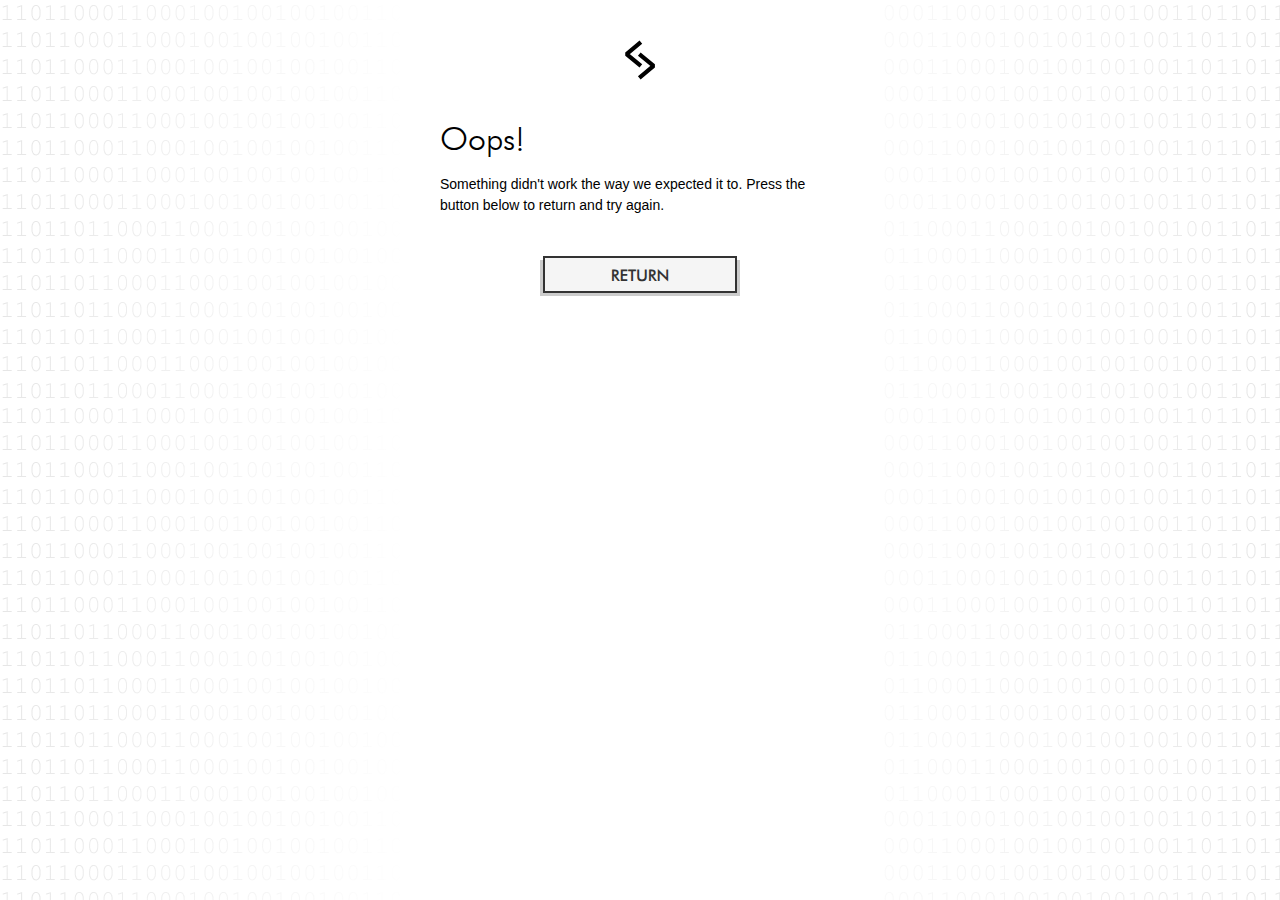
<file: early-access/error/index.html>
<!DOCTYPE html><html lang="en"><head>
        <meta charset="utf-8">
        <base href="/">

        <meta name="viewport" content="width=device-width, initial-scale=1.0, viewport-fit=cover">
        <link rel="icon" type="image/x-icon" href="/favicon.ico">
        <link rel="apple-touch-icon" sizes="180x180" href="/apple-touch-icon.png">
        <link rel="icon" type="image/png" sizes="32x32" href="/favicon-32x32.png">
        <link rel="icon" type="image/png" sizes="16x16" href="/favicon-16x16.png">
        <link rel="manifest" href="/site.webmanifest">
        <link rel="mask-icon" href="/safari-pinned-tab.svg" color="#5bbad5">
        <meta name="msapplication-TileColor" content="#f5f5f5">
        <meta name="theme-color" content="#f5f5f5">

        <!-- Primary Meta Tags -->

        <title>Adamant Repositree</title>
        <meta name="title" content="Adamant Repositree">
        <meta name="description" content="Fast, stable and secure origin for all of your git repositories.">

        <!-- Open Graph / Facebook -->
        <meta property="og:type" content="website">
        <meta property="og:url" content="https://repl.to/">
        <meta property="og:title" content="Adamant Repositree">
        <meta property="og:description" content="Fast, stable and secure origin for all of your git repositories.">
        <meta property="og:image" content="https://repl.to/assets/meta-tags.png">

        <!-- Twitter -->
        <meta property="twitter:card" content="summary_large_image">
        <meta property="twitter:url" content="https://repl.to/">
        <meta property="twitter:title" content="Adamant Repositree">
        <meta property="twitter:description" content="Fast, stable and secure origin for all of your git repositories.">
        <meta property="twitter:image" content="https://repl.to/assets/meta-tags.png">
    <link rel="stylesheet" href="styles.a837e8dbb267f4012bd4.css"><style ng-transition="serverApp"></style><style ng-transition="serverApp">[_nghost-sc1]{display:block;min-height:100vh;background:linear-gradient(90deg,rgba(255,255,255,.25) 0,#fff 31.88%,rgba(255,255,255,.875) 67.41%,rgba(255,255,255,.25) 100.33%),url(/assets/binary-bg.png)}</style><style ng-transition="serverApp">[_nghost-sc15]{display:block;overflow-y:scroll;width:100%;height:100vh;position:absolute;-webkit-overflow-scrolling:touch}.frame[_ngcontent-sc15]{display:flex;margin:0 auto;width:100%;max-width:480px;padding:40px;min-height:100vh;align-items:center;justify-content:flex-start;z-index:2;background:#fff;flex-direction:column}.admButton.repl[_ngcontent-sc15]{display:block;margin:0 0 40px}.admButton.return[_ngcontent-sc15]{display:block;width:200px;margin:8px auto}.h1[_ngcontent-sc15]{width:100%;margin:0 0 16px;font-family:var(--adm-font-futura-lt);font-style:normal;font-weight:300;font-size:32px;line-height:38px;display:flex;align-items:center;color:#000}.p[_ngcontent-sc15]{width:100%;margin:0 0 32px;font-style:normal;font-weight:300;font-size:14px;line-height:21px;color:#000}</style><style ng-transition="serverApp">[_nghost-sc3]{display:inline-block;position:relative;min-height:40px;border:0;margin:0;padding:0;box-shadow:none;background:0 0;cursor:pointer;-webkit-user-select:none;-moz-user-select:none;-ms-user-select:none;user-select:none;text-decoration:none;-webkit-tap-highlight-color:transparent;--color:#333333;--contrast-color:#f5f5f5;color:var(--color)}.is-focus[_nghost-sc3]{outline:0}.is-disabled[_nghost-sc3], .is-readonly[_nghost-sc3]{cursor:default}[size=small][_nghost-sc3]{min-height:32px}[size=large][_nghost-sc3]{height:84px}[color=light][_nghost-sc3]{--color:#f5f5f5;--contrast-color:#19171f}[adm-raised-button].is-hover[_nghost-sc3]:not(.is-readonly):not(.is-press)   .shadow[_ngcontent-sc3]{transform:scale(1.05,1.05);opacity:.33}[adm-raised-button].is-hover[_nghost-sc3]:not(.is-readonly):not(.is-press)   .fill[_ngcontent-sc3], [adm-raised-button].is-hover[_nghost-sc3]:not(.is-readonly):not(.is-press)   .label[_ngcontent-sc3]{transform:translateY(-4%) translateZ(0)}.is-press[_nghost-sc3]:not(.is-readonly)   .shadow[_ngcontent-sc3]{transform:scale(.5,.94);transition-duration:.15s}.is-press[_nghost-sc3]:not(.is-readonly)   .fill[_ngcontent-sc3], .is-press[_nghost-sc3]:not(.is-readonly)   .label[_ngcontent-sc3]{transform:scale(.94,.94) translateZ(0);transition-duration:.15s}.is-focus[adm-raised-button][_nghost-sc3]   .fill[_ngcontent-sc3]{background-image:radial-gradient(var(--contrast-color) 10%,transparent 11%),radial-gradient(var(--contrast-color) 10%,transparent 11%);background-position:0 0,4px 4px;background-size:8px 8px}.shadow[_ngcontent-sc3]{position:absolute;transition:transform .25s ease-out,opacity .25s ease-out;transform-origin:center bottom}[adm-flat-button][_nghost-sc3]:not(.is-readonly)   .shadow[_ngcontent-sc3], [adm-raised-button][_nghost-sc3]:not(.is-readonly)   .shadow[_ngcontent-sc3]{right:0;top:4px;bottom:0;background:var(--color);opacity:.25}[adm-raised-button][_nghost-sc3]   .shadow[_ngcontent-sc3]{left:0}[adm-flat-button][_nghost-sc3]   .shadow[_ngcontent-sc3]{left:4px}[adm-flat-button][size=large][_nghost-sc3]:not(.is-readonly)   .shadow[_ngcontent-sc3], [adm-raised-button][size=large][_nghost-sc3]:not(.is-readonly)   .shadow[_ngcontent-sc3]{left:0;right:0;top:8px;bottom:0;background:var(--color);opacity:.25}.fill[_ngcontent-sc3]{position:absolute;transition:transform .25s ease-out;transform-origin:center bottom;left:0;right:0;top:0;bottom:0}[adm-raised-button][_nghost-sc3]   .fill[_ngcontent-sc3]{background:var(--contrast-color);border:2px solid var(--color);box-sizing:border-box;left:3px;right:3px;top:0;bottom:3px}[adm-flat-button][size=large][_nghost-sc3]   .fill[_ngcontent-sc3], [adm-raised-button][size=large][_nghost-sc3]   .fill[_ngcontent-sc3]{left:4px;right:4px;top:0;bottom:4px}[adm-raised-button][size=large][_nghost-sc3]   .fill[_ngcontent-sc3]{border-width:3px}[adm-flat-button][_nghost-sc3]   .fill[_ngcontent-sc3]{left:3px;right:3px;top:0;bottom:3px;background:var(--contrast-color)}.is-readonly[_nghost-sc3]   .fill[_ngcontent-sc3]{border-color:#888}.label[_ngcontent-sc3]{position:relative;height:100%;transition:transform .25s ease-out;transform-origin:center bottom;font-family:var(--adm-font-futura-md);font-style:normal;font-weight:400;display:flex;align-items:center;justify-content:center;text-align:center;text-transform:uppercase;text-rendering:geometricPrecision;min-height:inherit;letter-spacing:-.01em}[adm-flat-button][_nghost-sc3]:not([size])   .label[_ngcontent-sc3], [adm-raised-button][_nghost-sc3]:not([size])   .label[_ngcontent-sc3]{padding:0 16px;font-size:16px;line-height:16px}[adm-flat-button][size=small][_nghost-sc3]   .label[_ngcontent-sc3], [adm-raised-button][size=small][_nghost-sc3]   .label[_ngcontent-sc3]{padding:0 8px;font-size:14px;line-height:12px}[adm-flat-button][size=large][_nghost-sc3]   .label[_ngcontent-sc3], [adm-raised-button][size=large][_nghost-sc3]   .label[_ngcontent-sc3]{padding:0 32px;font-size:24px;line-height:24px}[adm-flat-button][_nghost-sc3]   .label[_ngcontent-sc3]{color:var(--color)}[adm-raised-button][_nghost-sc3]   .label[_ngcontent-sc3]{color:var(--color)}.is-readonly[_nghost-sc3]   .label[_ngcontent-sc3]{color:#888}</style><style ng-transition="serverApp">[_nghost-sc5]{display:inline-block;width:40px;height:40px}[_nghost-sc5]     .svg{width:100%;height:100%}</style></head>
    <body>
        <adm-root _nghost-sc0="" ng-version="8.2.7" class=""><main _ngcontent-sc0="" class="main"><router-outlet _ngcontent-sc0=""></router-outlet><adm-home _nghost-sc1="" class="ng-star-inserted"><div _ngcontent-sc1="" class="frame"></div><router-outlet _ngcontent-sc1=""></router-outlet><adm-early-access-error _nghost-sc15="" class="ng-tns-c15-0 ng-star-inserted"><div _ngcontent-sc15="" class="frame ng-trigger ng-trigger-pageTransition" style=""><a _ngcontent-sc15="" class="repl admButton" adm-icon-button="" _nghost-sc3="" href="/"><div _ngcontent-sc3="" class="shadow"></div><div _ngcontent-sc3="" class="fill"></div><div _ngcontent-sc3="" class="label"><adm-icon _ngcontent-sc15="" class="admIcon ng-tns-c15-0" svgicon="repl" _nghost-sc5=""><svg width="44" height="48" viewBox="0 0 44 48" fill="none" xmlns="http://www.w3.org/2000/svg" class="svg">
            <path d="M23.0464 2.55884L5.88235 16.853L23.0464 31.1471" stroke="black" stroke-width="5" stroke-linejoin="bevel"></path>
            <path d="M21.1393 16.853L38.3034 31.1471L21.1393 45.4412" stroke="black" stroke-width="5" stroke-linejoin="bevel"></path>
        </svg></adm-icon></div></a><h1 _ngcontent-sc15="" class="h1">Oops!</h1><p _ngcontent-sc15="" class="p"> Something didn't work the way we expected it to. Press the button below to return and try again. </p><a _ngcontent-sc15="" class="return admButton" adm-raised-button="" _nghost-sc3="" href="/"><div _ngcontent-sc3="" class="shadow"></div><div _ngcontent-sc3="" class="fill"></div><div _ngcontent-sc3="" class="label">Return</div></a></div></adm-early-access-error></adm-home></main></adm-root>
    <script src="polyfills-es5.726813c1c983b72031af.js" nomodule="" defer=""></script><script src="polyfills-es2015.94c3a6a41a10e1381974.js" type="module"></script><script src="runtime-es2015.3449d6abb57df2d60082.js" type="module"></script><script src="main-es2015.c24f5bf476e77d013ae1.js" type="module"></script><script src="runtime-es5.3449d6abb57df2d60082.js" nomodule="" defer=""></script><script src="main-es5.c24f5bf476e77d013ae1.js" nomodule="" defer=""></script>

<script id="serverApp-state" type="application/json">{}</script></body></html>
</file>
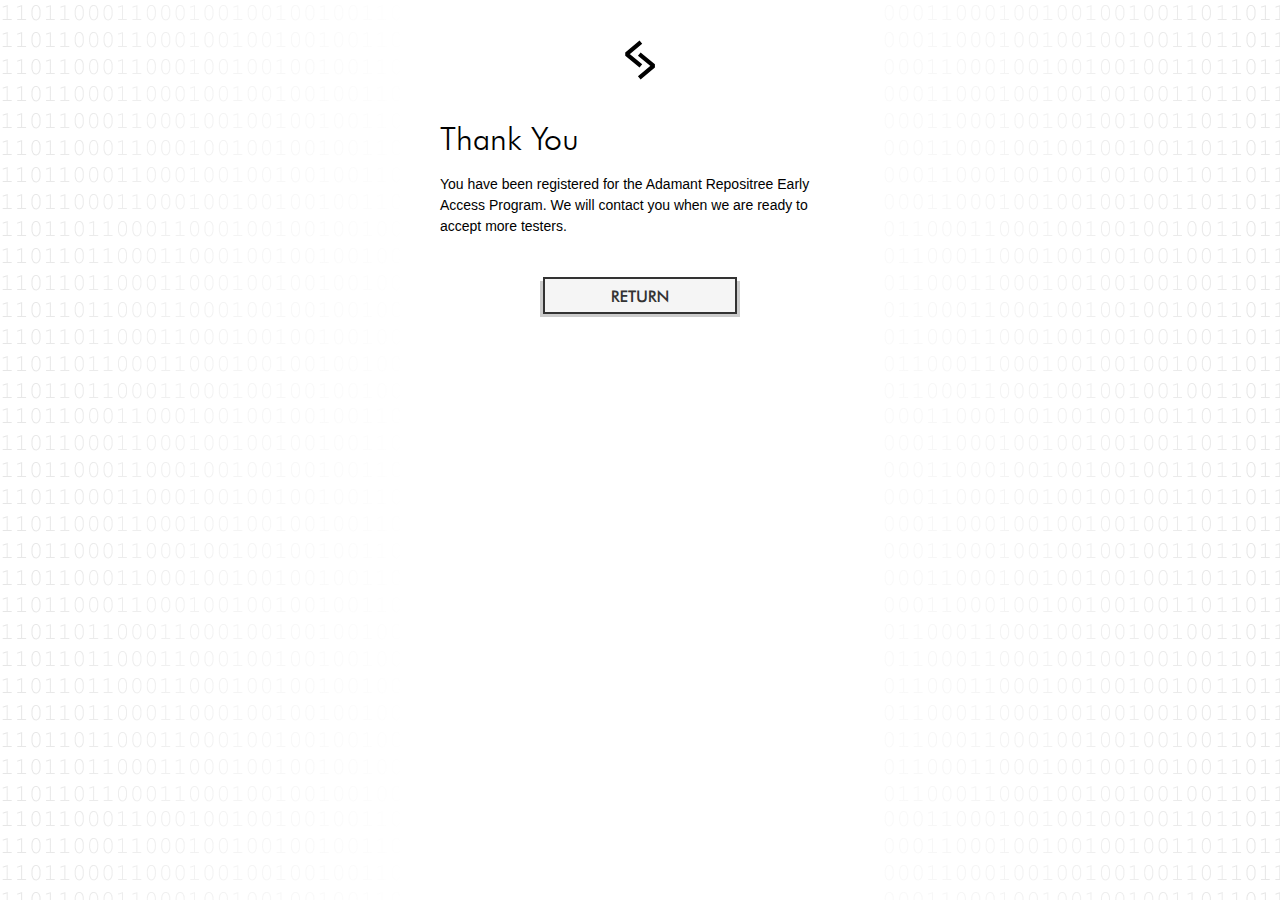
<file: early-access/success/index.html>
<!DOCTYPE html><html lang="en"><head>
        <meta charset="utf-8">
        <base href="/">

        <meta name="viewport" content="width=device-width, initial-scale=1.0, viewport-fit=cover">
        <link rel="icon" type="image/x-icon" href="/favicon.ico">
        <link rel="apple-touch-icon" sizes="180x180" href="/apple-touch-icon.png">
        <link rel="icon" type="image/png" sizes="32x32" href="/favicon-32x32.png">
        <link rel="icon" type="image/png" sizes="16x16" href="/favicon-16x16.png">
        <link rel="manifest" href="/site.webmanifest">
        <link rel="mask-icon" href="/safari-pinned-tab.svg" color="#5bbad5">
        <meta name="msapplication-TileColor" content="#f5f5f5">
        <meta name="theme-color" content="#f5f5f5">

        <!-- Primary Meta Tags -->

        <title>Adamant Repositree</title>
        <meta name="title" content="Adamant Repositree">
        <meta name="description" content="Fast, stable and secure origin for all of your git repositories.">

        <!-- Open Graph / Facebook -->
        <meta property="og:type" content="website">
        <meta property="og:url" content="https://repl.to/">
        <meta property="og:title" content="Adamant Repositree">
        <meta property="og:description" content="Fast, stable and secure origin for all of your git repositories.">
        <meta property="og:image" content="https://repl.to/assets/meta-tags.png">

        <!-- Twitter -->
        <meta property="twitter:card" content="summary_large_image">
        <meta property="twitter:url" content="https://repl.to/">
        <meta property="twitter:title" content="Adamant Repositree">
        <meta property="twitter:description" content="Fast, stable and secure origin for all of your git repositories.">
        <meta property="twitter:image" content="https://repl.to/assets/meta-tags.png">
    <link rel="stylesheet" href="styles.a837e8dbb267f4012bd4.css"><style ng-transition="serverApp"></style><style ng-transition="serverApp">[_nghost-sc1]{display:block;min-height:100vh;background:linear-gradient(90deg,rgba(255,255,255,.25) 0,#fff 31.88%,rgba(255,255,255,.875) 67.41%,rgba(255,255,255,.25) 100.33%),url(/assets/binary-bg.png)}</style><style ng-transition="serverApp">[_nghost-sc14]{display:block;overflow-y:scroll;width:100%;height:100vh;position:absolute;-webkit-overflow-scrolling:touch}.frame[_ngcontent-sc14]{display:flex;margin:0 auto;width:100%;max-width:480px;padding:40px;min-height:100vh;align-items:center;justify-content:flex-start;z-index:2;background:#fff;flex-direction:column}.repl[_ngcontent-sc14]{display:block;margin:0 0 40px}.return[_ngcontent-sc14]{display:block;width:200px;margin:8px auto}.h1[_ngcontent-sc14]{width:100%;margin:0 0 16px;font-family:var(--adm-font-futura-lt);font-style:normal;font-weight:300;font-size:32px;line-height:38px;display:flex;align-items:center;color:#000}.p[_ngcontent-sc14]{width:100%;margin:0 0 32px;font-style:normal;font-weight:300;font-size:14px;line-height:21px;color:#000}</style><style ng-transition="serverApp">[_nghost-sc3]{display:inline-block;position:relative;min-height:40px;border:0;margin:0;padding:0;box-shadow:none;background:0 0;cursor:pointer;-webkit-user-select:none;-moz-user-select:none;-ms-user-select:none;user-select:none;text-decoration:none;-webkit-tap-highlight-color:transparent;--color:#333333;--contrast-color:#f5f5f5;color:var(--color)}.is-focus[_nghost-sc3]{outline:0}.is-disabled[_nghost-sc3], .is-readonly[_nghost-sc3]{cursor:default}[size=small][_nghost-sc3]{min-height:32px}[size=large][_nghost-sc3]{height:84px}[color=light][_nghost-sc3]{--color:#f5f5f5;--contrast-color:#19171f}[adm-raised-button].is-hover[_nghost-sc3]:not(.is-readonly):not(.is-press)   .shadow[_ngcontent-sc3]{transform:scale(1.05,1.05);opacity:.33}[adm-raised-button].is-hover[_nghost-sc3]:not(.is-readonly):not(.is-press)   .fill[_ngcontent-sc3], [adm-raised-button].is-hover[_nghost-sc3]:not(.is-readonly):not(.is-press)   .label[_ngcontent-sc3]{transform:translateY(-4%) translateZ(0)}.is-press[_nghost-sc3]:not(.is-readonly)   .shadow[_ngcontent-sc3]{transform:scale(.5,.94);transition-duration:.15s}.is-press[_nghost-sc3]:not(.is-readonly)   .fill[_ngcontent-sc3], .is-press[_nghost-sc3]:not(.is-readonly)   .label[_ngcontent-sc3]{transform:scale(.94,.94) translateZ(0);transition-duration:.15s}.is-focus[adm-raised-button][_nghost-sc3]   .fill[_ngcontent-sc3]{background-image:radial-gradient(var(--contrast-color) 10%,transparent 11%),radial-gradient(var(--contrast-color) 10%,transparent 11%);background-position:0 0,4px 4px;background-size:8px 8px}.shadow[_ngcontent-sc3]{position:absolute;transition:transform .25s ease-out,opacity .25s ease-out;transform-origin:center bottom}[adm-flat-button][_nghost-sc3]:not(.is-readonly)   .shadow[_ngcontent-sc3], [adm-raised-button][_nghost-sc3]:not(.is-readonly)   .shadow[_ngcontent-sc3]{right:0;top:4px;bottom:0;background:var(--color);opacity:.25}[adm-raised-button][_nghost-sc3]   .shadow[_ngcontent-sc3]{left:0}[adm-flat-button][_nghost-sc3]   .shadow[_ngcontent-sc3]{left:4px}[adm-flat-button][size=large][_nghost-sc3]:not(.is-readonly)   .shadow[_ngcontent-sc3], [adm-raised-button][size=large][_nghost-sc3]:not(.is-readonly)   .shadow[_ngcontent-sc3]{left:0;right:0;top:8px;bottom:0;background:var(--color);opacity:.25}.fill[_ngcontent-sc3]{position:absolute;transition:transform .25s ease-out;transform-origin:center bottom;left:0;right:0;top:0;bottom:0}[adm-raised-button][_nghost-sc3]   .fill[_ngcontent-sc3]{background:var(--contrast-color);border:2px solid var(--color);box-sizing:border-box;left:3px;right:3px;top:0;bottom:3px}[adm-flat-button][size=large][_nghost-sc3]   .fill[_ngcontent-sc3], [adm-raised-button][size=large][_nghost-sc3]   .fill[_ngcontent-sc3]{left:4px;right:4px;top:0;bottom:4px}[adm-raised-button][size=large][_nghost-sc3]   .fill[_ngcontent-sc3]{border-width:3px}[adm-flat-button][_nghost-sc3]   .fill[_ngcontent-sc3]{left:3px;right:3px;top:0;bottom:3px;background:var(--contrast-color)}.is-readonly[_nghost-sc3]   .fill[_ngcontent-sc3]{border-color:#888}.label[_ngcontent-sc3]{position:relative;height:100%;transition:transform .25s ease-out;transform-origin:center bottom;font-family:var(--adm-font-futura-md);font-style:normal;font-weight:400;display:flex;align-items:center;justify-content:center;text-align:center;text-transform:uppercase;text-rendering:geometricPrecision;min-height:inherit;letter-spacing:-.01em}[adm-flat-button][_nghost-sc3]:not([size])   .label[_ngcontent-sc3], [adm-raised-button][_nghost-sc3]:not([size])   .label[_ngcontent-sc3]{padding:0 16px;font-size:16px;line-height:16px}[adm-flat-button][size=small][_nghost-sc3]   .label[_ngcontent-sc3], [adm-raised-button][size=small][_nghost-sc3]   .label[_ngcontent-sc3]{padding:0 8px;font-size:14px;line-height:12px}[adm-flat-button][size=large][_nghost-sc3]   .label[_ngcontent-sc3], [adm-raised-button][size=large][_nghost-sc3]   .label[_ngcontent-sc3]{padding:0 32px;font-size:24px;line-height:24px}[adm-flat-button][_nghost-sc3]   .label[_ngcontent-sc3]{color:var(--color)}[adm-raised-button][_nghost-sc3]   .label[_ngcontent-sc3]{color:var(--color)}.is-readonly[_nghost-sc3]   .label[_ngcontent-sc3]{color:#888}</style><style ng-transition="serverApp">[_nghost-sc5]{display:inline-block;width:40px;height:40px}[_nghost-sc5]     .svg{width:100%;height:100%}</style></head>
    <body>
        <adm-root _nghost-sc0="" ng-version="8.2.7" class=""><main _ngcontent-sc0="" class="main"><router-outlet _ngcontent-sc0=""></router-outlet><adm-home _nghost-sc1="" class="ng-star-inserted"><div _ngcontent-sc1="" class="frame"></div><router-outlet _ngcontent-sc1=""></router-outlet><adm-early-access-success _nghost-sc14="" class="ng-tns-c14-0 ng-star-inserted"><div _ngcontent-sc14="" class="frame ng-trigger ng-trigger-pageTransition" style=""><a _ngcontent-sc14="" class="repl admButton" adm-icon-button="" _nghost-sc3="" href="/"><div _ngcontent-sc3="" class="shadow"></div><div _ngcontent-sc3="" class="fill"></div><div _ngcontent-sc3="" class="label"><adm-icon _ngcontent-sc14="" class="admIcon ng-tns-c14-0" svgicon="repl" _nghost-sc5=""><svg width="44" height="48" viewBox="0 0 44 48" fill="none" xmlns="http://www.w3.org/2000/svg" class="svg">
            <path d="M23.0464 2.55884L5.88235 16.853L23.0464 31.1471" stroke="black" stroke-width="5" stroke-linejoin="bevel"></path>
            <path d="M21.1393 16.853L38.3034 31.1471L21.1393 45.4412" stroke="black" stroke-width="5" stroke-linejoin="bevel"></path>
        </svg></adm-icon></div></a><h1 _ngcontent-sc14="" class="h1">Thank You</h1><p _ngcontent-sc14="" class="p"> You have been registered for the Adamant Repositree Early Access Program. We will contact you when we are ready to accept more testers. </p><a _ngcontent-sc14="" class="return admButton" adm-raised-button="" _nghost-sc3="" href="/"><div _ngcontent-sc3="" class="shadow"></div><div _ngcontent-sc3="" class="fill"></div><div _ngcontent-sc3="" class="label">Return</div></a></div></adm-early-access-success></adm-home></main></adm-root>
    <script src="polyfills-es5.726813c1c983b72031af.js" nomodule="" defer=""></script><script src="polyfills-es2015.94c3a6a41a10e1381974.js" type="module"></script><script src="runtime-es2015.3449d6abb57df2d60082.js" type="module"></script><script src="main-es2015.c24f5bf476e77d013ae1.js" type="module"></script><script src="runtime-es5.3449d6abb57df2d60082.js" nomodule="" defer=""></script><script src="main-es5.c24f5bf476e77d013ae1.js" nomodule="" defer=""></script>

<script id="serverApp-state" type="application/json">{}</script></body></html>
</file>
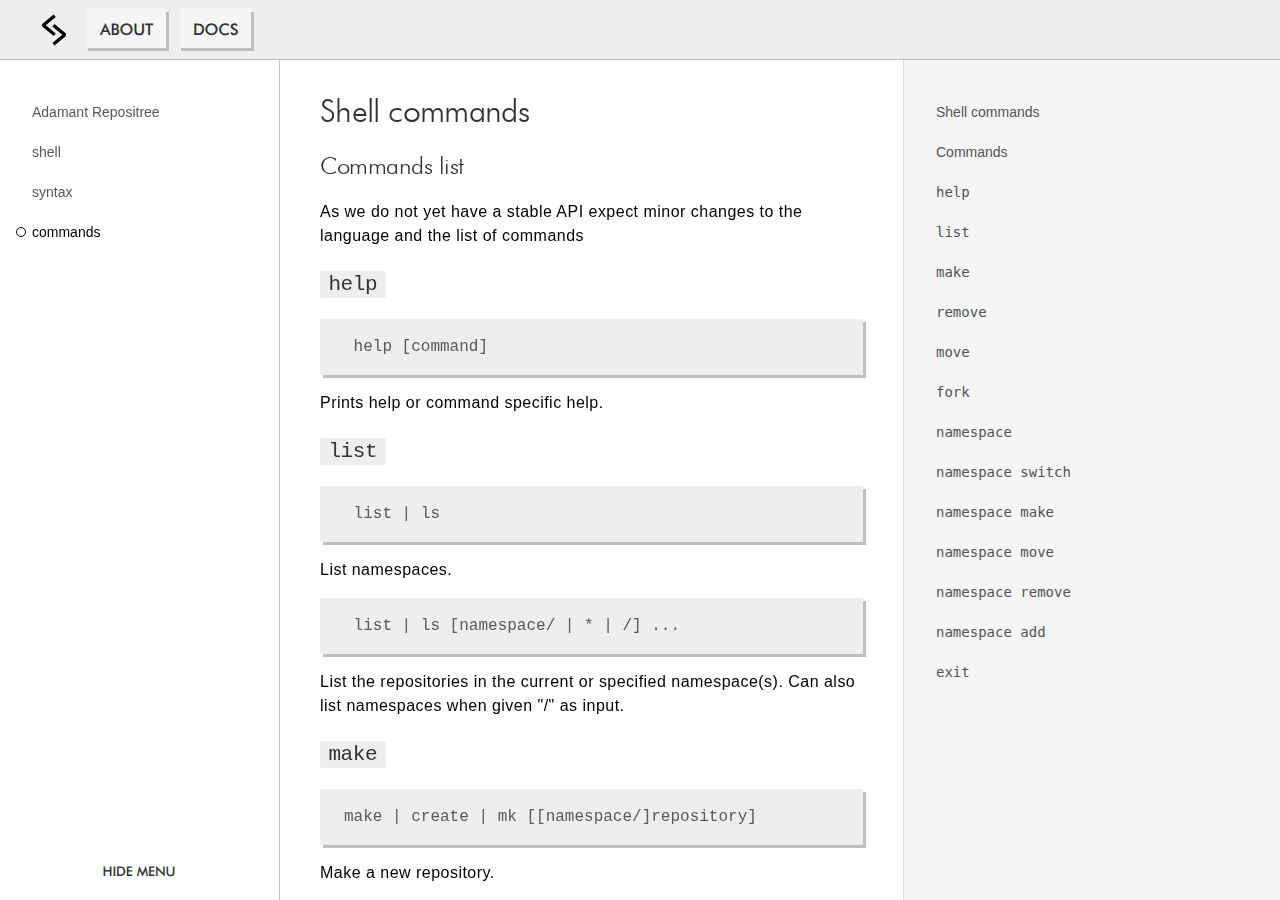
<file: docs/shell/commands/index.html>
<!DOCTYPE html><html lang="en"><head>
        <meta charset="utf-8">
        <base href="/">

        <meta name="viewport" content="width=device-width, initial-scale=1.0, viewport-fit=cover">
        <link rel="icon" type="image/x-icon" href="/favicon.ico">
        <link rel="apple-touch-icon" sizes="180x180" href="/apple-touch-icon.png">
        <link rel="icon" type="image/png" sizes="32x32" href="/favicon-32x32.png">
        <link rel="icon" type="image/png" sizes="16x16" href="/favicon-16x16.png">
        <link rel="manifest" href="/site.webmanifest">
        <link rel="mask-icon" href="/safari-pinned-tab.svg" color="#5bbad5">
        <meta name="msapplication-TileColor" content="#f5f5f5">
        <meta name="theme-color" content="#f5f5f5">

        <!-- Primary Meta Tags -->

        <title>Adamant Repositree</title>
        <meta name="title" content="Adamant Repositree">
        <meta name="description" content="Fast, stable and secure origin for all of your git repositories.">

        <!-- Open Graph / Facebook -->
        <meta property="og:type" content="website">
        <meta property="og:url" content="https://repl.to/">
        <meta property="og:title" content="Adamant Repositree">
        <meta property="og:description" content="Fast, stable and secure origin for all of your git repositories.">
        <meta property="og:image" content="https://repl.to/assets/meta-tags.png">

        <!-- Twitter -->
        <meta property="twitter:card" content="summary_large_image">
        <meta property="twitter:url" content="https://repl.to/">
        <meta property="twitter:title" content="Adamant Repositree">
        <meta property="twitter:description" content="Fast, stable and secure origin for all of your git repositories.">
        <meta property="twitter:image" content="https://repl.to/assets/meta-tags.png">
    <link rel="stylesheet" href="styles.a837e8dbb267f4012bd4.css"><style ng-transition="serverApp"></style><style ng-transition="serverApp">.frame[_ngcontent-sc16]{display:block;position:absolute;top:0;left:0;right:0;bottom:0}.navbar[_ngcontent-sc16]{position:absolute;top:0;left:0;right:0;height:60px;z-index:2;background:#eee;border-bottom:1px solid silver;display:flex;justify-items:center;padding:8px 32px}@media only screen and (max-width:767px){.navbar[_ngcontent-sc16]{padding:8px 16px}}.logo[_ngcontent-sc16]{width:44px;margin-right:8px}.icon[_ngcontent-sc16]{width:32px;height:32px}.link[_ngcontent-sc16]{margin-right:8px}code.bash[_ngcontent-sc16]::before{content:"> "}.nightMode[_ngcontent-sc16]{position:absolute;right:10px}.nightMode[_ngcontent-sc16] > *[_ngcontent-sc16]{background:#333!important;color:#eee!important}.menu[_ngcontent-sc16]{position:fixed;bottom:0;left:0;z-index:2;padding:8px;display:block;margin:0 auto;width:278px;background:#fff}[_nghost-sc16]:not(.is-open)   .landmarks[_ngcontent-sc16], [_nghost-sc16]:not(.is-open)   .toc[_ngcontent-sc16]{display:none}[_nghost-sc16]:not(.is-open)   .document[_ngcontent-sc16]{left:0;right:0}@media only screen and (max-width:767px){.menu[_ngcontent-sc16]{left:0;right:0;width:100%;top:auto;bottom:0;min-height:24px;line-height:24px;color:#666;border-top:1px solid silver}.document[_ngcontent-sc16]{left:0!important;right:0!important}}</style><style ng-transition="serverApp">[_nghost-sc3]{display:inline-block;position:relative;min-height:40px;border:0;margin:0;padding:0;box-shadow:none;background:0 0;cursor:pointer;-webkit-user-select:none;-moz-user-select:none;-ms-user-select:none;user-select:none;text-decoration:none;-webkit-tap-highlight-color:transparent;--color:#333333;--contrast-color:#f5f5f5;color:var(--color)}.is-focus[_nghost-sc3]{outline:0}.is-disabled[_nghost-sc3], .is-readonly[_nghost-sc3]{cursor:default}[size=small][_nghost-sc3]{min-height:32px}[size=large][_nghost-sc3]{height:84px}[color=light][_nghost-sc3]{--color:#f5f5f5;--contrast-color:#19171f}[adm-raised-button].is-hover[_nghost-sc3]:not(.is-readonly):not(.is-press)   .shadow[_ngcontent-sc3]{transform:scale(1.05,1.05);opacity:.33}[adm-raised-button].is-hover[_nghost-sc3]:not(.is-readonly):not(.is-press)   .fill[_ngcontent-sc3], [adm-raised-button].is-hover[_nghost-sc3]:not(.is-readonly):not(.is-press)   .label[_ngcontent-sc3]{transform:translateY(-4%) translateZ(0)}.is-press[_nghost-sc3]:not(.is-readonly)   .shadow[_ngcontent-sc3]{transform:scale(.5,.94);transition-duration:.15s}.is-press[_nghost-sc3]:not(.is-readonly)   .fill[_ngcontent-sc3], .is-press[_nghost-sc3]:not(.is-readonly)   .label[_ngcontent-sc3]{transform:scale(.94,.94) translateZ(0);transition-duration:.15s}.is-focus[adm-raised-button][_nghost-sc3]   .fill[_ngcontent-sc3]{background-image:radial-gradient(var(--contrast-color) 10%,transparent 11%),radial-gradient(var(--contrast-color) 10%,transparent 11%);background-position:0 0,4px 4px;background-size:8px 8px}.shadow[_ngcontent-sc3]{position:absolute;transition:transform .25s ease-out,opacity .25s ease-out;transform-origin:center bottom}[adm-flat-button][_nghost-sc3]:not(.is-readonly)   .shadow[_ngcontent-sc3], [adm-raised-button][_nghost-sc3]:not(.is-readonly)   .shadow[_ngcontent-sc3]{right:0;top:4px;bottom:0;background:var(--color);opacity:.25}[adm-raised-button][_nghost-sc3]   .shadow[_ngcontent-sc3]{left:0}[adm-flat-button][_nghost-sc3]   .shadow[_ngcontent-sc3]{left:4px}[adm-flat-button][size=large][_nghost-sc3]:not(.is-readonly)   .shadow[_ngcontent-sc3], [adm-raised-button][size=large][_nghost-sc3]:not(.is-readonly)   .shadow[_ngcontent-sc3]{left:0;right:0;top:8px;bottom:0;background:var(--color);opacity:.25}.fill[_ngcontent-sc3]{position:absolute;transition:transform .25s ease-out;transform-origin:center bottom;left:0;right:0;top:0;bottom:0}[adm-raised-button][_nghost-sc3]   .fill[_ngcontent-sc3]{background:var(--contrast-color);border:2px solid var(--color);box-sizing:border-box;left:3px;right:3px;top:0;bottom:3px}[adm-flat-button][size=large][_nghost-sc3]   .fill[_ngcontent-sc3], [adm-raised-button][size=large][_nghost-sc3]   .fill[_ngcontent-sc3]{left:4px;right:4px;top:0;bottom:4px}[adm-raised-button][size=large][_nghost-sc3]   .fill[_ngcontent-sc3]{border-width:3px}[adm-flat-button][_nghost-sc3]   .fill[_ngcontent-sc3]{left:3px;right:3px;top:0;bottom:3px;background:var(--contrast-color)}.is-readonly[_nghost-sc3]   .fill[_ngcontent-sc3]{border-color:#888}.label[_ngcontent-sc3]{position:relative;height:100%;transition:transform .25s ease-out;transform-origin:center bottom;font-family:var(--adm-font-futura-md);font-style:normal;font-weight:400;display:flex;align-items:center;justify-content:center;text-align:center;text-transform:uppercase;text-rendering:geometricPrecision;min-height:inherit;letter-spacing:-.01em}[adm-flat-button][_nghost-sc3]:not([size])   .label[_ngcontent-sc3], [adm-raised-button][_nghost-sc3]:not([size])   .label[_ngcontent-sc3]{padding:0 16px;font-size:16px;line-height:16px}[adm-flat-button][size=small][_nghost-sc3]   .label[_ngcontent-sc3], [adm-raised-button][size=small][_nghost-sc3]   .label[_ngcontent-sc3]{padding:0 8px;font-size:14px;line-height:12px}[adm-flat-button][size=large][_nghost-sc3]   .label[_ngcontent-sc3], [adm-raised-button][size=large][_nghost-sc3]   .label[_ngcontent-sc3]{padding:0 32px;font-size:24px;line-height:24px}[adm-flat-button][_nghost-sc3]   .label[_ngcontent-sc3]{color:var(--color)}[adm-raised-button][_nghost-sc3]   .label[_ngcontent-sc3]{color:var(--color)}.is-readonly[_nghost-sc3]   .label[_ngcontent-sc3]{color:#888}</style><style ng-transition="serverApp">[_nghost-sc5]{display:inline-block;width:40px;height:40px}[_nghost-sc5]     .svg{width:100%;height:100%}</style><style ng-transition="serverApp">[_nghost-sc17]{position:fixed;top:60px;left:0;bottom:0;z-index:1;width:280px;padding:32px 24px 32px 32px;background:#fff;overflow:auto;-webkit-overflow-scrolling:touch;color:#595959;border-right:1px solid silver}.listItem[_ngcontent-sc17]{position:relative;display:flex;align-items:center;width:100%;min-height:40px;padding:12px 0;background:0 0;box-shadow:none;border:none;font-family:var(--adm-font-sans);font-style:normal;font-weight:400;font-size:14px;line-height:16px;color:#595959;cursor:pointer;text-decoration:none}.listItem.is-active[_ngcontent-sc17]{color:#000}.listItem.is-active[_ngcontent-sc17]:before{content:"";position:absolute;left:-16px;top:0;bottom:0;width:8px;height:8px;margin:auto;border:1px solid #000;border-radius:100%}</style><style ng-transition="serverApp">[_nghost-sc18]{position:fixed;top:60px;left:280px;right:376px;bottom:0;padding:32px 0;background:#fff;border-right:1px solid #ddd;overflow:auto;-webkit-overflow-scrolling:touch;color:#595959}.page[_ngcontent-sc18]{font-size:16px;max-width:1040px;padding:0 40px;margin:0 auto}@media only screen and (max-width:767px){.page[_ngcontent-sc18]{padding:0 16px}}[_nghost-sc18]     h1{font-family:var(--adm-font-futura-lt);font-style:normal;font-weight:400;font-size:32px;line-height:38px;letter-spacing:-.02em;color:#333}[_nghost-sc18]     h2{font-family:var(--adm-font-futura-lt);font-style:normal;font-weight:400;font-size:24px;line-height:29px;letter-spacing:-.02em;color:#333}[_nghost-sc18]     h3{font-family:var(--adm-font-futura-md);font-style:normal;font-weight:500;font-size:21px;line-height:27px;letter-spacing:-.02em;color:#333}[_nghost-sc18]     h4{font-family:var(--adm-font-futura-md);font-style:normal;font-weight:500;font-size:18px;line-height:24px;letter-spacing:-.02em;color:#333}[_nghost-sc18]     h5{font-family:var(--adm-font-sans);font-style:normal;font-weight:500;font-size:16px;line-height:21px;letter-spacing:-.02em;color:#333}[_nghost-sc18]     h6{font-family:var(--adm-font-sans);font-style:normal;font-weight:400;font-size:14px;line-height:18px;letter-spacing:-.02em;color:#333;text-transform:uppercase}[_nghost-sc18]     p{font-family:var(--adm-font-sans);font-style:normal;font-weight:400;font-size:16px;line-height:24px;letter-spacing:.03em;color:#000;margin:1em 0}[_nghost-sc18]     blockquote{padding:24px 32px 21px;margin:32px 0;border-left:8px solid #333;background:#eee;color:#333;font-style:normal;font-weight:400;font-size:16px;line-height:24px;letter-spacing:.03em;box-shadow:3px 3px 0 rgba(0,0,0,.25)}[_nghost-sc18]     ol, [_nghost-sc18]     ul{font-family:var(--adm-font-sans);font-style:normal;font-weight:400;font-size:16px;line-height:24px;letter-spacing:.03em;color:#000}[_nghost-sc18]     li{margin:1em 0}[_nghost-sc18]     code{display:inline-block;background-color:#eee;padding:0 .4em;border-radius:2px;font-family:var(--adm-font-monospace);font-weight:inherit;line-height:inherit}[_nghost-sc18]     pre>code{display:block;margin:32px 0;font-family:var(--adm-font-monospace);background:#eee;padding:16px 24px;font-style:normal;font-weight:400;font-size:16px;line-height:24px;overflow:auto;box-shadow:3px 3px 0 rgba(0,0,0,.25);border-radius:0}[_nghost-sc18]     blockquote:first-child, [_nghost-sc18]     code:first-child, [_nghost-sc18]     h1:first-child, [_nghost-sc18]     h2:first-child, [_nghost-sc18]     h3:first-child, [_nghost-sc18]     h4:first-child, [_nghost-sc18]     h5:first-child, [_nghost-sc18]     h6:first-child, [_nghost-sc18]     ol:first-child, [_nghost-sc18]     p:first-child, [_nghost-sc18]     pre:first-child, [_nghost-sc18]     ul:first-child{margin-top:0!important}[_nghost-sc18]     blockquote:last-child, [_nghost-sc18]     code:last-child, [_nghost-sc18]     h1:last-child, [_nghost-sc18]     h2:last-child, [_nghost-sc18]     h3:last-child, [_nghost-sc18]     h4:last-child, [_nghost-sc18]     h5:last-child, [_nghost-sc18]     h6:last-child, [_nghost-sc18]     ol:last-child, [_nghost-sc18]     p:last-child, [_nghost-sc18]     pre:last-child, [_nghost-sc18]     ul:last-child{margin-bottom:0!important}</style><style ng-transition="serverApp">[_nghost-sc19]{position:fixed;right:0;top:60px;bottom:0;width:376px;padding:32px;background:#f5f5f5;color:#545454;overflow:auto;-webkit-overflow-scrolling:touch}@media only screen and (max-width:767px){[_nghost-sc19]{display:none}}.link[_ngcontent-sc19]{display:flex;align-items:center;min-height:40px;padding:12px 0 12px 16px;margin-left:-16px;color:#545454;text-decoration:none;font-style:normal;font-weight:400;font-size:14px;line-height:16px}</style></head>
    <body>
        <adm-root _nghost-sc0="" ng-version="8.2.7" class=""><main _ngcontent-sc0="" class="main"><router-outlet _ngcontent-sc0=""></router-outlet><adm-docs _nghost-sc16="" class="ng-tns-c16-0 ng-star-inserted"><div _ngcontent-sc16="" class="frame ng-trigger ng-trigger-pageTransition" style=""><div _ngcontent-sc16="" class="navbar"><a _ngcontent-sc16="" class="logo admButton" adm-icon-button="" routerlink="/" _nghost-sc3="" href="/"><div _ngcontent-sc3="" class="shadow"></div><div _ngcontent-sc3="" class="fill"></div><div _ngcontent-sc3="" class="label"><adm-icon _ngcontent-sc16="" class="icon admIcon ng-tns-c16-0" svgicon="repl" _nghost-sc5=""><svg width="44" height="48" viewBox="0 0 44 48" fill="none" xmlns="http://www.w3.org/2000/svg" class="svg">
            <path d="M23.0464 2.55884L5.88235 16.853L23.0464 31.1471" stroke="black" stroke-width="5" stroke-linejoin="bevel"></path>
            <path d="M21.1393 16.853L38.3034 31.1471L21.1393 45.4412" stroke="black" stroke-width="5" stroke-linejoin="bevel"></path>
        </svg></adm-icon></div></a><a _ngcontent-sc16="" class="link admButton" adm-flat-button="" routerlink="/about" _nghost-sc3="" href="/about"><div _ngcontent-sc3="" class="shadow"></div><div _ngcontent-sc3="" class="fill"></div><div _ngcontent-sc3="" class="label"> About </div></a><a _ngcontent-sc16="" class="link admButton" adm-flat-button="" routerlink="/docs" _nghost-sc3="" href="/docs"><div _ngcontent-sc3="" class="shadow"></div><div _ngcontent-sc3="" class="fill"></div><div _ngcontent-sc3="" class="label"> Docs </div></a></div><button _ngcontent-sc16="" class="menu admButton" adm-button="" _nghost-sc3=""><div _ngcontent-sc3="" class="shadow"></div><div _ngcontent-sc3="" class="fill"></div><div _ngcontent-sc3="" class="label"> Show Menu </div></button><adm-docs-toc _ngcontent-sc16="" class="toc" _nghost-sc17=""><!----><a _ngcontent-sc17="" class="listItem ng-star-inserted" href="/docs" style=""> Adamant Repositree </a><!----><div _ngcontent-sc17="" class="list ng-star-inserted" style=""><!----><!----><!----><a _ngcontent-sc17="" class="listItem ng-star-inserted" href="/docs/shell"> shell </a><!----><div _ngcontent-sc17="" class="list ng-star-inserted"><!----><!----><!----><a _ngcontent-sc17="" class="listItem ng-star-inserted" href="/docs/shell/syntax"> syntax </a><!----><div _ngcontent-sc17="" class="list ng-star-inserted"><!----></div><!----><!----><!----><a _ngcontent-sc17="" class="listItem is-active ng-star-inserted" href="/docs/shell/commands"> commands </a><!----><div _ngcontent-sc17="" class="list ng-star-inserted"><!----></div><!----></div><!----></div><!----><!----><!----></adm-docs-toc><adm-docs-document _ngcontent-sc16="" class="document" _nghost-sc18=""><div _ngcontent-sc18="" class="page"><h1 id="commands">Shell commands</h1>
<h2 id="commands-list">Commands list</h2>
<p>
    As we do not yet have a stable API expect minor changes to the language and the list of commands
</p>

<h3 id="help"><code>help</code></h3>
<pre><code lang="adamant-shell"> help [command]</code></pre>
<p>Prints help or command specific help.</p>

<h3 id="list"><code>list</code></h3>
<pre><code lang="adamant-shell"> list | ls</code></pre>
<p>List namespaces.</p>

<pre><code lang="adamant-shell"> list | ls [namespace/ | * | /] ...</code></pre>
<p>
    List the repositories in the current or specified namespace(s). Can also list namespaces when
    given "/" as input.
</p>

<h3 id="make"><code>make</code></h3>
<pre><code lang="adamant-shell">make | create | mk [[namespace/]repository]</code></pre>
<p>Make a new repository.</p>

<h3 id="remove"><code>remove</code></h3>
<pre><code lang="adamant-shell"> delete | rm | remove [[namespace/]repository]</code></pre>
<p>Remove a repository.</p>

<h3 id="move"><code>move</code></h3>
<pre><code lang="adamant-shell"> move | mv [[namespace/]repository]</code></pre>
<p>Move a repository.</p>

<h3 id="fork"><code>fork</code></h3>
<pre><code lang="adamant-shell"> fork [[namespace/]repository] [[namespace/]repository]</code></pre>
<p>Fork a repository.</p>

<h3 id="namespace"><code>namespace</code></h3>
<pre><code lang="adamant-shell"> namespace [sub-command] [argument]</code></pre>
<p>Do a namespace command, or without any sub-command: list namespace commands</p>

<h4 id="namespace-switch"><code>switch</code></h4>
<pre><code lang="adamant-shell">namespace switch | cd [namespace]</code></pre>
<p>Switch namespace.</p>

<h4 id="namespace-make"><code>make</code></h4>
<pre><code lang="adamant-shell">namespace make | mk [namespace]</code></pre>
<p>Create namespace.</p>

<h4 id="namespace-move"><code>move</code></h4>
<pre><code lang="adamant-shell">namespace move | mv [namespace] [new namespace]</code></pre>
<p>Move a namespace</p>

<h4 id="namespace-remove"><code>remove</code></h4>
<pre><code lang="adamant-shell">namespace remove | rm [namespace]</code></pre>
<p>Delete namespace.</p>

<h4 id="namespace-add"><code>add</code></h4>
<pre><code lang="adamant-shell">namespace add | ln</code></pre>
<p>
    Create and display a temporary link to the current namespace which can be used by to create a
    permanent link to the namespace.
</p>

<pre><code lang="adamant-shell">namespace add | ln [temporary link] [namespace]</code></pre>
<p>Add a namespace using a link generate using `namespace add`.</p>

<h3 id="exit"><code>exit</code></h3>
<pre><code lang="adamant-shell"> exit</code></pre>
<p>Exit.</p>
</div></adm-docs-document><adm-docs-landmarks _ngcontent-sc16="" class="landmarks" _nghost-sc19=""><!----><a _ngcontent-sc19="" class="link ng-star-inserted" href="/docs/shell/commands#commands" style=""><span _ngcontent-sc19="">Shell commands</span></a><a _ngcontent-sc19="" class="link ng-star-inserted" href="/docs/shell/commands#commands-list" style=""><span _ngcontent-sc19="">Commands</span></a><a _ngcontent-sc19="" class="link ng-star-inserted" href="/docs/shell/commands#help" style=""><span _ngcontent-sc19=""><code>help</code></span></a><a _ngcontent-sc19="" class="link ng-star-inserted" href="/docs/shell/commands#list" style=""><span _ngcontent-sc19=""><code>list</code></span></a><a _ngcontent-sc19="" class="link ng-star-inserted" href="/docs/shell/commands#make" style=""><span _ngcontent-sc19=""><code>make</code></span></a><a _ngcontent-sc19="" class="link ng-star-inserted" href="/docs/shell/commands#remove" style=""><span _ngcontent-sc19=""><code>remove</code></span></a><a _ngcontent-sc19="" class="link ng-star-inserted" href="/docs/shell/commands#move" style=""><span _ngcontent-sc19=""><code>move</code></span></a><a _ngcontent-sc19="" class="link ng-star-inserted" href="/docs/shell/commands#fork" style=""><span _ngcontent-sc19=""><code>fork</code></span></a><a _ngcontent-sc19="" class="link ng-star-inserted" href="/docs/shell/commands#namespace" style=""><span _ngcontent-sc19=""><code>namespace</code></span></a><a _ngcontent-sc19="" class="link ng-star-inserted" href="/docs/shell/commands#namespace-switch" style=""><span _ngcontent-sc19=""><code>namespace switch</code></span></a><a _ngcontent-sc19="" class="link ng-star-inserted" href="/docs/shell/commands#namespace-make" style=""><span _ngcontent-sc19=""><code>namespace make</code></span></a><a _ngcontent-sc19="" class="link ng-star-inserted" href="/docs/shell/commands#namespace-move" style=""><span _ngcontent-sc19=""><code>namespace move</code></span></a><a _ngcontent-sc19="" class="link ng-star-inserted" href="/docs/shell/commands#namespace-remove" style=""><span _ngcontent-sc19=""><code>namespace remove</code></span></a><a _ngcontent-sc19="" class="link ng-star-inserted" href="/docs/shell/commands#namespace-add" style=""><span _ngcontent-sc19=""><code>namespace add</code></span></a><a _ngcontent-sc19="" class="link ng-star-inserted" href="/docs/shell/commands#exit" style=""><span _ngcontent-sc19=""><code>exit</code></span></a></adm-docs-landmarks></div></adm-docs></main></adm-root>
    <script src="polyfills-es5.726813c1c983b72031af.js" nomodule="" defer=""></script><script src="polyfills-es2015.94c3a6a41a10e1381974.js" type="module"></script><script src="runtime-es2015.3449d6abb57df2d60082.js" type="module"></script><script src="main-es2015.c24f5bf476e77d013ae1.js" type="module"></script><script src="runtime-es5.3449d6abb57df2d60082.js" nomodule="" defer=""></script><script src="main-es5.c24f5bf476e77d013ae1.js" nomodule="" defer=""></script>

<script id="serverApp-state" type="application/json">{&q;G./generated/docs.json?&q;:{&q;body&q;:{&q;versionInfo&q;:{&q;major&q;:&q;0&q;,&q;minor&q;:&q;0&q;,&q;patch&q;:&q;0&q;},&q;versions&q;:[&q;alpha (v0.0.0)&q;],&q;toc&q;:{&q;title&q;:&q;Adamant Repositree&q;,&q;path&q;:&q;&q;,&q;children&q;:[{&q;title&q;:&q;shell&q;,&q;path&q;:&q;shell&q;,&q;children&q;:[{&q;title&q;:&q;syntax&q;,&q;path&q;:&q;shell/syntax&q;,&q;children&q;:[]},{&q;title&q;:&q;commands&q;,&q;path&q;:&q;shell/commands&q;,&q;children&q;:[]}]}]}},&q;headers&q;:{&q;x-powered-by&q;:[&q;Express&q;],&q;accept-ranges&q;:[&q;bytes&q;],&q;cache-control&q;:[&q;public, max-age=0&q;],&q;last-modified&q;:[&q;Wed, 13 Nov 2019 15:49:16 GMT&q;],&q;etag&q;:[&q;W/\&q;2e3-16e65746202\&q;&q;],&q;content-type&q;:[&q;application/json; charset=UTF-8&q;],&q;content-length&q;:[&q;739&q;],&q;date&q;:[&q;Wed, 13 Nov 2019 15:49:51 GMT&q;],&q;connection&q;:[&q;keep-alive&q;]},&q;status&q;:200,&q;statusText&q;:&q;OK&q;,&q;url&q;:&q;http://localhost:3001/generated/docs.json&q;},&q;G./generated/docs/shell/commands.json?&q;:{&q;body&q;:{&q;title&q;:&q;Commands&q;,&q;html&q;:&q;&l;h1 id=\&q;commands\&q;&g;Shell commands&l;/h1&g;\n&l;h2 id=\&q;commands-list\&q;&g;Commands list&l;/h2&g;\n&l;p&g;\n    As we do not yet have a stable API expect minor changes to the language and the list of commands\n&l;/p&g;\n\n&l;h3 id=\&q;help\&q;&g;&l;code&g;help&l;/code&g;&l;/h3&g;\n&l;pre&g;&l;code lang=\&q;adamant-shell\&q;&g; help [command]&l;/code&g;&l;/pre&g;\n&l;p&g;Prints help or command specific help.&l;/p&g;\n\n&l;h3 id=\&q;list\&q;&g;&l;code&g;list&l;/code&g;&l;/h3&g;\n&l;pre&g;&l;code lang=\&q;adamant-shell\&q;&g; list | ls&l;/code&g;&l;/pre&g;\n&l;p&g;List namespaces.&l;/p&g;\n\n&l;pre&g;&l;code lang=\&q;adamant-shell\&q;&g; list | ls [namespace/ | * | /] ...&l;/code&g;&l;/pre&g;\n&l;p&g;\n    List the repositories in the current or specified namespace(s). Can also list namespaces when\n    given \&q;/\&q; as input.\n&l;/p&g;\n\n&l;h3 id=\&q;make\&q;&g;&l;code&g;make&l;/code&g;&l;/h3&g;\n&l;pre&g;&l;code lang=\&q;adamant-shell\&q;&g;make | create | mk [[namespace/]repository]&l;/code&g;&l;/pre&g;\n&l;p&g;Make a new repository.&l;/p&g;\n\n&l;h3 id=\&q;remove\&q;&g;&l;code&g;remove&l;/code&g;&l;/h3&g;\n&l;pre&g;&l;code lang=\&q;adamant-shell\&q;&g; delete | rm | remove [[namespace/]repository]&l;/code&g;&l;/pre&g;\n&l;p&g;Remove a repository.&l;/p&g;\n\n&l;h3 id=\&q;move\&q;&g;&l;code&g;move&l;/code&g;&l;/h3&g;\n&l;pre&g;&l;code lang=\&q;adamant-shell\&q;&g; move | mv [[namespace/]repository]&l;/code&g;&l;/pre&g;\n&l;p&g;Move a repository.&l;/p&g;\n\n&l;h3 id=\&q;fork\&q;&g;&l;code&g;fork&l;/code&g;&l;/h3&g;\n&l;pre&g;&l;code lang=\&q;adamant-shell\&q;&g; fork [[namespace/]repository] [[namespace/]repository]&l;/code&g;&l;/pre&g;\n&l;p&g;Fork a repository.&l;/p&g;\n\n&l;h3 id=\&q;namespace\&q;&g;&l;code&g;namespace&l;/code&g;&l;/h3&g;\n&l;pre&g;&l;code lang=\&q;adamant-shell\&q;&g; namespace [sub-command] [argument]&l;/code&g;&l;/pre&g;\n&l;p&g;Do a namespace command, or without any sub-command: list namespace commands&l;/p&g;\n\n&l;h4 id=\&q;namespace-switch\&q;&g;&l;code&g;switch&l;/code&g;&l;/h4&g;\n&l;pre&g;&l;code lang=\&q;adamant-shell\&q;&g;namespace switch | cd [namespace]&l;/code&g;&l;/pre&g;\n&l;p&g;Switch namespace.&l;/p&g;\n\n&l;h4 id=\&q;namespace-make\&q;&g;&l;code&g;make&l;/code&g;&l;/h4&g;\n&l;pre&g;&l;code lang=\&q;adamant-shell\&q;&g;namespace make | mk [namespace]&l;/code&g;&l;/pre&g;\n&l;p&g;Create namespace.&l;/p&g;\n\n&l;h4 id=\&q;namespace-move\&q;&g;&l;code&g;move&l;/code&g;&l;/h4&g;\n&l;pre&g;&l;code lang=\&q;adamant-shell\&q;&g;namespace move | mv [namespace] [new namespace]&l;/code&g;&l;/pre&g;\n&l;p&g;Move a namespace&l;/p&g;\n\n&l;h4 id=\&q;namespace-remove\&q;&g;&l;code&g;remove&l;/code&g;&l;/h4&g;\n&l;pre&g;&l;code lang=\&q;adamant-shell\&q;&g;namespace remove | rm [namespace]&l;/code&g;&l;/pre&g;\n&l;p&g;Delete namespace.&l;/p&g;\n\n&l;h4 id=\&q;namespace-add\&q;&g;&l;code&g;add&l;/code&g;&l;/h4&g;\n&l;pre&g;&l;code lang=\&q;adamant-shell\&q;&g;namespace add | ln&l;/code&g;&l;/pre&g;\n&l;p&g;\n    Create and display a temporary link to the current namespace which can be used by to create a\n    permanent link to the namespace.\n&l;/p&g;\n\n&l;pre&g;&l;code lang=\&q;adamant-shell\&q;&g;namespace add | ln [temporary link] [namespace]&l;/code&g;&l;/pre&g;\n&l;p&g;Add a namespace using a link generate using `namespace add`.&l;/p&g;\n\n&l;h3 id=\&q;exit\&q;&g;&l;code&g;exit&l;/code&g;&l;/h3&g;\n&l;pre&g;&l;code lang=\&q;adamant-shell\&q;&g; exit&l;/code&g;&l;/pre&g;\n&l;p&g;Exit.&l;/p&g;\n&q;,&q;landmarks&q;:[{&q;title&q;:&q;Shell commands&q;,&q;fragment&q;:&q;commands&q;},{&q;title&q;:&q;Commands&q;,&q;fragment&q;:&q;commands-list&q;},{&q;title&q;:&q;&l;code&g;help&l;/code&g;&q;,&q;fragment&q;:&q;help&q;},{&q;title&q;:&q;&l;code&g;list&l;/code&g;&q;,&q;fragment&q;:&q;list&q;},{&q;title&q;:&q;&l;code&g;make&l;/code&g;&q;,&q;fragment&q;:&q;make&q;},{&q;title&q;:&q;&l;code&g;remove&l;/code&g;&q;,&q;fragment&q;:&q;remove&q;},{&q;title&q;:&q;&l;code&g;move&l;/code&g;&q;,&q;fragment&q;:&q;move&q;},{&q;title&q;:&q;&l;code&g;fork&l;/code&g;&q;,&q;fragment&q;:&q;fork&q;},{&q;title&q;:&q;&l;code&g;namespace&l;/code&g;&q;,&q;fragment&q;:&q;namespace&q;},{&q;title&q;:&q;&l;code&g;namespace switch&l;/code&g;&q;,&q;fragment&q;:&q;namespace-switch&q;},{&q;title&q;:&q;&l;code&g;namespace make&l;/code&g;&q;,&q;fragment&q;:&q;namespace-make&q;},{&q;title&q;:&q;&l;code&g;namespace move&l;/code&g;&q;,&q;fragment&q;:&q;namespace-move&q;},{&q;title&q;:&q;&l;code&g;namespace remove&l;/code&g;&q;,&q;fragment&q;:&q;namespace-remove&q;},{&q;title&q;:&q;&l;code&g;namespace add&l;/code&g;&q;,&q;fragment&q;:&q;namespace-add&q;},{&q;title&q;:&q;&l;code&g;exit&l;/code&g;&q;,&q;fragment&q;:&q;exit&q;}]},&q;headers&q;:{&q;x-powered-by&q;:[&q;Express&q;],&q;accept-ranges&q;:[&q;bytes&q;],&q;cache-control&q;:[&q;public, max-age=0&q;],&q;last-modified&q;:[&q;Wed, 13 Nov 2019 15:49:16 GMT&q;],&q;etag&q;:[&q;W/\&q;111e-16e65746202\&q;&q;],&q;content-type&q;:[&q;application/json; charset=UTF-8&q;],&q;content-length&q;:[&q;4382&q;],&q;date&q;:[&q;Wed, 13 Nov 2019 15:49:51 GMT&q;],&q;connection&q;:[&q;keep-alive&q;]},&q;status&q;:200,&q;statusText&q;:&q;OK&q;,&q;url&q;:&q;http://localhost:3001/generated/docs/shell/commands.json&q;}}</script></body></html>
</file>
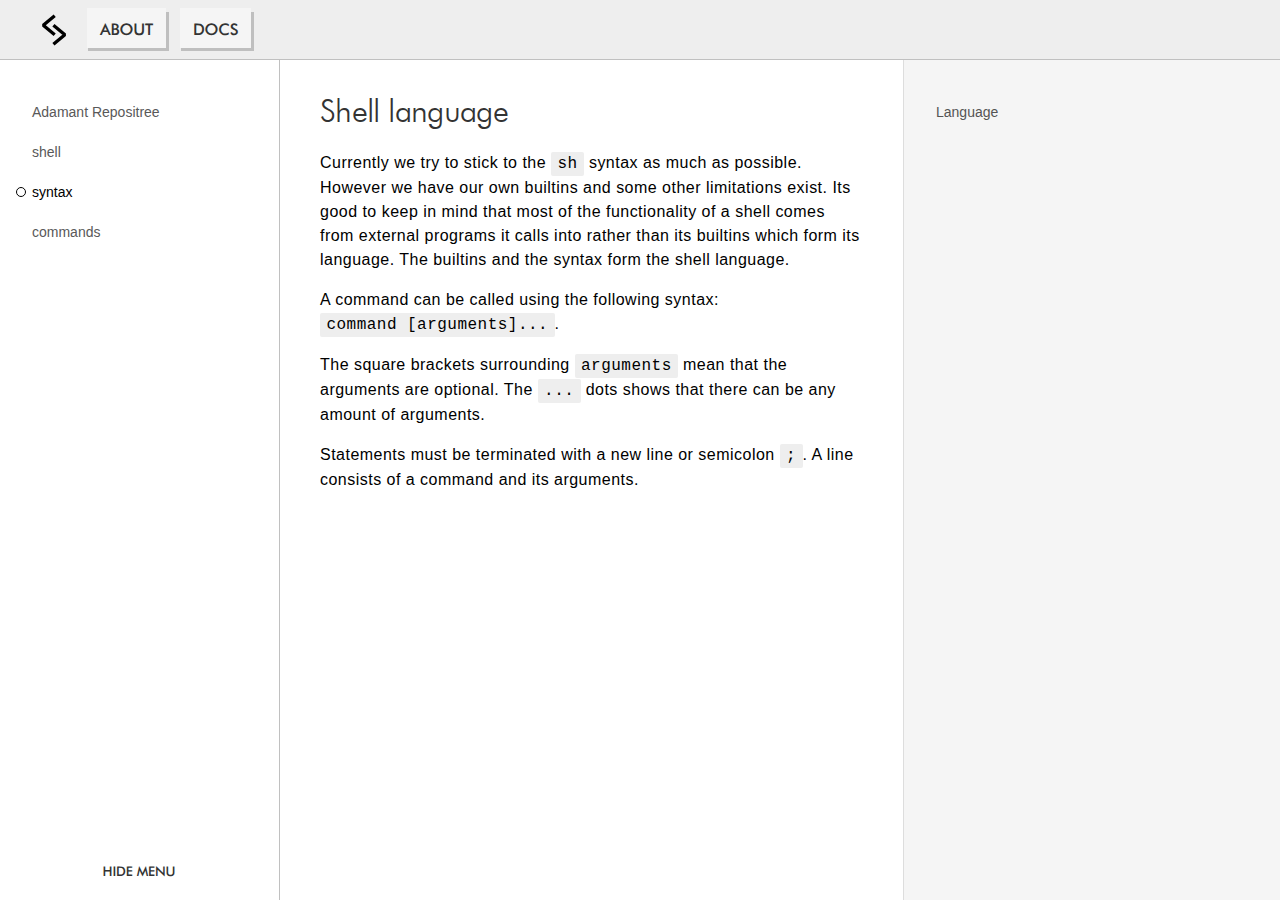
<file: docs/shell/syntax/index.html>
<!DOCTYPE html><html lang="en"><head>
        <meta charset="utf-8">
        <base href="/">

        <meta name="viewport" content="width=device-width, initial-scale=1.0, viewport-fit=cover">
        <link rel="icon" type="image/x-icon" href="/favicon.ico">
        <link rel="apple-touch-icon" sizes="180x180" href="/apple-touch-icon.png">
        <link rel="icon" type="image/png" sizes="32x32" href="/favicon-32x32.png">
        <link rel="icon" type="image/png" sizes="16x16" href="/favicon-16x16.png">
        <link rel="manifest" href="/site.webmanifest">
        <link rel="mask-icon" href="/safari-pinned-tab.svg" color="#5bbad5">
        <meta name="msapplication-TileColor" content="#f5f5f5">
        <meta name="theme-color" content="#f5f5f5">

        <!-- Primary Meta Tags -->

        <title>Adamant Repositree</title>
        <meta name="title" content="Adamant Repositree">
        <meta name="description" content="Fast, stable and secure origin for all of your git repositories.">

        <!-- Open Graph / Facebook -->
        <meta property="og:type" content="website">
        <meta property="og:url" content="https://repl.to/">
        <meta property="og:title" content="Adamant Repositree">
        <meta property="og:description" content="Fast, stable and secure origin for all of your git repositories.">
        <meta property="og:image" content="https://repl.to/assets/meta-tags.png">

        <!-- Twitter -->
        <meta property="twitter:card" content="summary_large_image">
        <meta property="twitter:url" content="https://repl.to/">
        <meta property="twitter:title" content="Adamant Repositree">
        <meta property="twitter:description" content="Fast, stable and secure origin for all of your git repositories.">
        <meta property="twitter:image" content="https://repl.to/assets/meta-tags.png">
    <link rel="stylesheet" href="styles.a837e8dbb267f4012bd4.css"><style ng-transition="serverApp"></style><style ng-transition="serverApp">.frame[_ngcontent-sc16]{display:block;position:absolute;top:0;left:0;right:0;bottom:0}.navbar[_ngcontent-sc16]{position:absolute;top:0;left:0;right:0;height:60px;z-index:2;background:#eee;border-bottom:1px solid silver;display:flex;justify-items:center;padding:8px 32px}@media only screen and (max-width:767px){.navbar[_ngcontent-sc16]{padding:8px 16px}}.logo[_ngcontent-sc16]{width:44px;margin-right:8px}.icon[_ngcontent-sc16]{width:32px;height:32px}.link[_ngcontent-sc16]{margin-right:8px}code.bash[_ngcontent-sc16]::before{content:"> "}.nightMode[_ngcontent-sc16]{position:absolute;right:10px}.nightMode[_ngcontent-sc16] > *[_ngcontent-sc16]{background:#333!important;color:#eee!important}.menu[_ngcontent-sc16]{position:fixed;bottom:0;left:0;z-index:2;padding:8px;display:block;margin:0 auto;width:278px;background:#fff}[_nghost-sc16]:not(.is-open)   .landmarks[_ngcontent-sc16], [_nghost-sc16]:not(.is-open)   .toc[_ngcontent-sc16]{display:none}[_nghost-sc16]:not(.is-open)   .document[_ngcontent-sc16]{left:0;right:0}@media only screen and (max-width:767px){.menu[_ngcontent-sc16]{left:0;right:0;width:100%;top:auto;bottom:0;min-height:24px;line-height:24px;color:#666;border-top:1px solid silver}.document[_ngcontent-sc16]{left:0!important;right:0!important}}</style><style ng-transition="serverApp">[_nghost-sc3]{display:inline-block;position:relative;min-height:40px;border:0;margin:0;padding:0;box-shadow:none;background:0 0;cursor:pointer;-webkit-user-select:none;-moz-user-select:none;-ms-user-select:none;user-select:none;text-decoration:none;-webkit-tap-highlight-color:transparent;--color:#333333;--contrast-color:#f5f5f5;color:var(--color)}.is-focus[_nghost-sc3]{outline:0}.is-disabled[_nghost-sc3], .is-readonly[_nghost-sc3]{cursor:default}[size=small][_nghost-sc3]{min-height:32px}[size=large][_nghost-sc3]{height:84px}[color=light][_nghost-sc3]{--color:#f5f5f5;--contrast-color:#19171f}[adm-raised-button].is-hover[_nghost-sc3]:not(.is-readonly):not(.is-press)   .shadow[_ngcontent-sc3]{transform:scale(1.05,1.05);opacity:.33}[adm-raised-button].is-hover[_nghost-sc3]:not(.is-readonly):not(.is-press)   .fill[_ngcontent-sc3], [adm-raised-button].is-hover[_nghost-sc3]:not(.is-readonly):not(.is-press)   .label[_ngcontent-sc3]{transform:translateY(-4%) translateZ(0)}.is-press[_nghost-sc3]:not(.is-readonly)   .shadow[_ngcontent-sc3]{transform:scale(.5,.94);transition-duration:.15s}.is-press[_nghost-sc3]:not(.is-readonly)   .fill[_ngcontent-sc3], .is-press[_nghost-sc3]:not(.is-readonly)   .label[_ngcontent-sc3]{transform:scale(.94,.94) translateZ(0);transition-duration:.15s}.is-focus[adm-raised-button][_nghost-sc3]   .fill[_ngcontent-sc3]{background-image:radial-gradient(var(--contrast-color) 10%,transparent 11%),radial-gradient(var(--contrast-color) 10%,transparent 11%);background-position:0 0,4px 4px;background-size:8px 8px}.shadow[_ngcontent-sc3]{position:absolute;transition:transform .25s ease-out,opacity .25s ease-out;transform-origin:center bottom}[adm-flat-button][_nghost-sc3]:not(.is-readonly)   .shadow[_ngcontent-sc3], [adm-raised-button][_nghost-sc3]:not(.is-readonly)   .shadow[_ngcontent-sc3]{right:0;top:4px;bottom:0;background:var(--color);opacity:.25}[adm-raised-button][_nghost-sc3]   .shadow[_ngcontent-sc3]{left:0}[adm-flat-button][_nghost-sc3]   .shadow[_ngcontent-sc3]{left:4px}[adm-flat-button][size=large][_nghost-sc3]:not(.is-readonly)   .shadow[_ngcontent-sc3], [adm-raised-button][size=large][_nghost-sc3]:not(.is-readonly)   .shadow[_ngcontent-sc3]{left:0;right:0;top:8px;bottom:0;background:var(--color);opacity:.25}.fill[_ngcontent-sc3]{position:absolute;transition:transform .25s ease-out;transform-origin:center bottom;left:0;right:0;top:0;bottom:0}[adm-raised-button][_nghost-sc3]   .fill[_ngcontent-sc3]{background:var(--contrast-color);border:2px solid var(--color);box-sizing:border-box;left:3px;right:3px;top:0;bottom:3px}[adm-flat-button][size=large][_nghost-sc3]   .fill[_ngcontent-sc3], [adm-raised-button][size=large][_nghost-sc3]   .fill[_ngcontent-sc3]{left:4px;right:4px;top:0;bottom:4px}[adm-raised-button][size=large][_nghost-sc3]   .fill[_ngcontent-sc3]{border-width:3px}[adm-flat-button][_nghost-sc3]   .fill[_ngcontent-sc3]{left:3px;right:3px;top:0;bottom:3px;background:var(--contrast-color)}.is-readonly[_nghost-sc3]   .fill[_ngcontent-sc3]{border-color:#888}.label[_ngcontent-sc3]{position:relative;height:100%;transition:transform .25s ease-out;transform-origin:center bottom;font-family:var(--adm-font-futura-md);font-style:normal;font-weight:400;display:flex;align-items:center;justify-content:center;text-align:center;text-transform:uppercase;text-rendering:geometricPrecision;min-height:inherit;letter-spacing:-.01em}[adm-flat-button][_nghost-sc3]:not([size])   .label[_ngcontent-sc3], [adm-raised-button][_nghost-sc3]:not([size])   .label[_ngcontent-sc3]{padding:0 16px;font-size:16px;line-height:16px}[adm-flat-button][size=small][_nghost-sc3]   .label[_ngcontent-sc3], [adm-raised-button][size=small][_nghost-sc3]   .label[_ngcontent-sc3]{padding:0 8px;font-size:14px;line-height:12px}[adm-flat-button][size=large][_nghost-sc3]   .label[_ngcontent-sc3], [adm-raised-button][size=large][_nghost-sc3]   .label[_ngcontent-sc3]{padding:0 32px;font-size:24px;line-height:24px}[adm-flat-button][_nghost-sc3]   .label[_ngcontent-sc3]{color:var(--color)}[adm-raised-button][_nghost-sc3]   .label[_ngcontent-sc3]{color:var(--color)}.is-readonly[_nghost-sc3]   .label[_ngcontent-sc3]{color:#888}</style><style ng-transition="serverApp">[_nghost-sc5]{display:inline-block;width:40px;height:40px}[_nghost-sc5]     .svg{width:100%;height:100%}</style><style ng-transition="serverApp">[_nghost-sc17]{position:fixed;top:60px;left:0;bottom:0;z-index:1;width:280px;padding:32px 24px 32px 32px;background:#fff;overflow:auto;-webkit-overflow-scrolling:touch;color:#595959;border-right:1px solid silver}.listItem[_ngcontent-sc17]{position:relative;display:flex;align-items:center;width:100%;min-height:40px;padding:12px 0;background:0 0;box-shadow:none;border:none;font-family:var(--adm-font-sans);font-style:normal;font-weight:400;font-size:14px;line-height:16px;color:#595959;cursor:pointer;text-decoration:none}.listItem.is-active[_ngcontent-sc17]{color:#000}.listItem.is-active[_ngcontent-sc17]:before{content:"";position:absolute;left:-16px;top:0;bottom:0;width:8px;height:8px;margin:auto;border:1px solid #000;border-radius:100%}</style><style ng-transition="serverApp">[_nghost-sc18]{position:fixed;top:60px;left:280px;right:376px;bottom:0;padding:32px 0;background:#fff;border-right:1px solid #ddd;overflow:auto;-webkit-overflow-scrolling:touch;color:#595959}.page[_ngcontent-sc18]{font-size:16px;max-width:1040px;padding:0 40px;margin:0 auto}@media only screen and (max-width:767px){.page[_ngcontent-sc18]{padding:0 16px}}[_nghost-sc18]     h1{font-family:var(--adm-font-futura-lt);font-style:normal;font-weight:400;font-size:32px;line-height:38px;letter-spacing:-.02em;color:#333}[_nghost-sc18]     h2{font-family:var(--adm-font-futura-lt);font-style:normal;font-weight:400;font-size:24px;line-height:29px;letter-spacing:-.02em;color:#333}[_nghost-sc18]     h3{font-family:var(--adm-font-futura-md);font-style:normal;font-weight:500;font-size:21px;line-height:27px;letter-spacing:-.02em;color:#333}[_nghost-sc18]     h4{font-family:var(--adm-font-futura-md);font-style:normal;font-weight:500;font-size:18px;line-height:24px;letter-spacing:-.02em;color:#333}[_nghost-sc18]     h5{font-family:var(--adm-font-sans);font-style:normal;font-weight:500;font-size:16px;line-height:21px;letter-spacing:-.02em;color:#333}[_nghost-sc18]     h6{font-family:var(--adm-font-sans);font-style:normal;font-weight:400;font-size:14px;line-height:18px;letter-spacing:-.02em;color:#333;text-transform:uppercase}[_nghost-sc18]     p{font-family:var(--adm-font-sans);font-style:normal;font-weight:400;font-size:16px;line-height:24px;letter-spacing:.03em;color:#000;margin:1em 0}[_nghost-sc18]     blockquote{padding:24px 32px 21px;margin:32px 0;border-left:8px solid #333;background:#eee;color:#333;font-style:normal;font-weight:400;font-size:16px;line-height:24px;letter-spacing:.03em;box-shadow:3px 3px 0 rgba(0,0,0,.25)}[_nghost-sc18]     ol, [_nghost-sc18]     ul{font-family:var(--adm-font-sans);font-style:normal;font-weight:400;font-size:16px;line-height:24px;letter-spacing:.03em;color:#000}[_nghost-sc18]     li{margin:1em 0}[_nghost-sc18]     code{display:inline-block;background-color:#eee;padding:0 .4em;border-radius:2px;font-family:var(--adm-font-monospace);font-weight:inherit;line-height:inherit}[_nghost-sc18]     pre>code{display:block;margin:32px 0;font-family:var(--adm-font-monospace);background:#eee;padding:16px 24px;font-style:normal;font-weight:400;font-size:16px;line-height:24px;overflow:auto;box-shadow:3px 3px 0 rgba(0,0,0,.25);border-radius:0}[_nghost-sc18]     blockquote:first-child, [_nghost-sc18]     code:first-child, [_nghost-sc18]     h1:first-child, [_nghost-sc18]     h2:first-child, [_nghost-sc18]     h3:first-child, [_nghost-sc18]     h4:first-child, [_nghost-sc18]     h5:first-child, [_nghost-sc18]     h6:first-child, [_nghost-sc18]     ol:first-child, [_nghost-sc18]     p:first-child, [_nghost-sc18]     pre:first-child, [_nghost-sc18]     ul:first-child{margin-top:0!important}[_nghost-sc18]     blockquote:last-child, [_nghost-sc18]     code:last-child, [_nghost-sc18]     h1:last-child, [_nghost-sc18]     h2:last-child, [_nghost-sc18]     h3:last-child, [_nghost-sc18]     h4:last-child, [_nghost-sc18]     h5:last-child, [_nghost-sc18]     h6:last-child, [_nghost-sc18]     ol:last-child, [_nghost-sc18]     p:last-child, [_nghost-sc18]     pre:last-child, [_nghost-sc18]     ul:last-child{margin-bottom:0!important}</style><style ng-transition="serverApp">[_nghost-sc19]{position:fixed;right:0;top:60px;bottom:0;width:376px;padding:32px;background:#f5f5f5;color:#545454;overflow:auto;-webkit-overflow-scrolling:touch}@media only screen and (max-width:767px){[_nghost-sc19]{display:none}}.link[_ngcontent-sc19]{display:flex;align-items:center;min-height:40px;padding:12px 0 12px 16px;margin-left:-16px;color:#545454;text-decoration:none;font-style:normal;font-weight:400;font-size:14px;line-height:16px}</style></head>
    <body>
        <adm-root _nghost-sc0="" ng-version="8.2.7" class=""><main _ngcontent-sc0="" class="main"><router-outlet _ngcontent-sc0=""></router-outlet><adm-docs _nghost-sc16="" class="ng-tns-c16-0 ng-star-inserted"><div _ngcontent-sc16="" class="frame ng-trigger ng-trigger-pageTransition" style=""><div _ngcontent-sc16="" class="navbar"><a _ngcontent-sc16="" class="logo admButton" adm-icon-button="" routerlink="/" _nghost-sc3="" href="/"><div _ngcontent-sc3="" class="shadow"></div><div _ngcontent-sc3="" class="fill"></div><div _ngcontent-sc3="" class="label"><adm-icon _ngcontent-sc16="" class="icon admIcon ng-tns-c16-0" svgicon="repl" _nghost-sc5=""><svg width="44" height="48" viewBox="0 0 44 48" fill="none" xmlns="http://www.w3.org/2000/svg" class="svg">
            <path d="M23.0464 2.55884L5.88235 16.853L23.0464 31.1471" stroke="black" stroke-width="5" stroke-linejoin="bevel"></path>
            <path d="M21.1393 16.853L38.3034 31.1471L21.1393 45.4412" stroke="black" stroke-width="5" stroke-linejoin="bevel"></path>
        </svg></adm-icon></div></a><a _ngcontent-sc16="" class="link admButton" adm-flat-button="" routerlink="/about" _nghost-sc3="" href="/about"><div _ngcontent-sc3="" class="shadow"></div><div _ngcontent-sc3="" class="fill"></div><div _ngcontent-sc3="" class="label"> About </div></a><a _ngcontent-sc16="" class="link admButton" adm-flat-button="" routerlink="/docs" _nghost-sc3="" href="/docs"><div _ngcontent-sc3="" class="shadow"></div><div _ngcontent-sc3="" class="fill"></div><div _ngcontent-sc3="" class="label"> Docs </div></a></div><button _ngcontent-sc16="" class="menu admButton" adm-button="" _nghost-sc3=""><div _ngcontent-sc3="" class="shadow"></div><div _ngcontent-sc3="" class="fill"></div><div _ngcontent-sc3="" class="label"> Show Menu </div></button><adm-docs-toc _ngcontent-sc16="" class="toc" _nghost-sc17=""><!----><a _ngcontent-sc17="" class="listItem ng-star-inserted" href="/docs" style=""> Adamant Repositree </a><!----><div _ngcontent-sc17="" class="list ng-star-inserted" style=""><!----><!----><!----><a _ngcontent-sc17="" class="listItem ng-star-inserted" href="/docs/shell"> shell </a><!----><div _ngcontent-sc17="" class="list ng-star-inserted"><!----><!----><!----><a _ngcontent-sc17="" class="listItem is-active ng-star-inserted" href="/docs/shell/syntax"> syntax </a><!----><div _ngcontent-sc17="" class="list ng-star-inserted"><!----></div><!----><!----><!----><a _ngcontent-sc17="" class="listItem ng-star-inserted" href="/docs/shell/commands"> commands </a><!----><div _ngcontent-sc17="" class="list ng-star-inserted"><!----></div><!----></div><!----></div><!----><!----><!----></adm-docs-toc><adm-docs-document _ngcontent-sc16="" class="document" _nghost-sc18=""><div _ngcontent-sc18="" class="page"><h1 id="syntax">Shell language</h1>

<p>
    Currently we try to stick to the <code>sh</code> syntax as much as possible. However we have our
    own builtins and some other limitations exist. Its good to keep in mind that most of the
    functionality of a shell comes from external programs it calls into rather than its builtins
    which form its language. The builtins and the syntax form the shell language.
</p>
<p>
    A command can be called using the following syntax:
    <code class="adamant-shell" lang="adamant-shell"> command [arguments]... </code>.
</p>

<p>
    The square brackets surrounding
    <code>arguments</code> mean that the arguments are optional. The <code>...</code> dots shows
    that there can be any amount of arguments.
</p>

<p>
    Statements must be terminated with a new line or semicolon
    <code>;</code>. A line consists of a command and its arguments.
</p>
</div></adm-docs-document><adm-docs-landmarks _ngcontent-sc16="" class="landmarks" _nghost-sc19=""><!----><a _ngcontent-sc19="" class="link ng-star-inserted" href="/docs/shell/syntax#syntax" style=""><span _ngcontent-sc19="">Language</span></a></adm-docs-landmarks></div></adm-docs></main></adm-root>
    <script src="polyfills-es5.726813c1c983b72031af.js" nomodule="" defer=""></script><script src="polyfills-es2015.94c3a6a41a10e1381974.js" type="module"></script><script src="runtime-es2015.3449d6abb57df2d60082.js" type="module"></script><script src="main-es2015.c24f5bf476e77d013ae1.js" type="module"></script><script src="runtime-es5.3449d6abb57df2d60082.js" nomodule="" defer=""></script><script src="main-es5.c24f5bf476e77d013ae1.js" nomodule="" defer=""></script>

<script id="serverApp-state" type="application/json">{&q;G./generated/docs.json?&q;:{&q;body&q;:{&q;versionInfo&q;:{&q;major&q;:&q;0&q;,&q;minor&q;:&q;0&q;,&q;patch&q;:&q;0&q;},&q;versions&q;:[&q;alpha (v0.0.0)&q;],&q;toc&q;:{&q;title&q;:&q;Adamant Repositree&q;,&q;path&q;:&q;&q;,&q;children&q;:[{&q;title&q;:&q;shell&q;,&q;path&q;:&q;shell&q;,&q;children&q;:[{&q;title&q;:&q;syntax&q;,&q;path&q;:&q;shell/syntax&q;,&q;children&q;:[]},{&q;title&q;:&q;commands&q;,&q;path&q;:&q;shell/commands&q;,&q;children&q;:[]}]}]}},&q;headers&q;:{&q;x-powered-by&q;:[&q;Express&q;],&q;accept-ranges&q;:[&q;bytes&q;],&q;cache-control&q;:[&q;public, max-age=0&q;],&q;last-modified&q;:[&q;Wed, 13 Nov 2019 15:49:16 GMT&q;],&q;etag&q;:[&q;W/\&q;2e3-16e65746202\&q;&q;],&q;content-type&q;:[&q;application/json; charset=UTF-8&q;],&q;content-length&q;:[&q;739&q;],&q;date&q;:[&q;Wed, 13 Nov 2019 15:49:51 GMT&q;],&q;connection&q;:[&q;keep-alive&q;]},&q;status&q;:200,&q;statusText&q;:&q;OK&q;,&q;url&q;:&q;http://localhost:3001/generated/docs.json&q;},&q;G./generated/docs/shell/syntax.json?&q;:{&q;body&q;:{&q;title&q;:&q;syntax&q;,&q;html&q;:&q;&l;h1 id=\&q;syntax\&q;&g;Shell language&l;/h1&g;\n\n&l;p&g;\n    Currently we try to stick to the &l;code&g;sh&l;/code&g; syntax as much as possible. However we have our\n    own builtins and some other limitations exist. Its good to keep in mind that most of the\n    functionality of a shell comes from external programs it calls into rather than its builtins\n    which form its language. The builtins and the syntax form the shell language.\n&l;/p&g;\n&l;p&g;\n    A command can be called using the following syntax:\n    &l;code class=\&q;adamant-shell\&q; lang=\&q;adamant-shell\&q;&g; command [arguments]... &l;/code&g;.\n&l;/p&g;\n\n&l;p&g;\n    The square brackets surrounding\n    &l;code&g;arguments&l;/code&g; mean that the arguments are optional. The &l;code&g;...&l;/code&g; dots shows\n    that there can be any amount of arguments.\n&l;/p&g;\n\n&l;p&g;\n    Statements must be terminated with a new line or semicolon\n    &l;code&g;;&l;/code&g;. A line consists of a command and its arguments.\n&l;/p&g;\n&q;,&q;landmarks&q;:[{&q;title&q;:&q;Language&q;,&q;fragment&q;:&q;syntax&q;}]},&q;headers&q;:{&q;x-powered-by&q;:[&q;Express&q;],&q;accept-ranges&q;:[&q;bytes&q;],&q;cache-control&q;:[&q;public, max-age=0&q;],&q;last-modified&q;:[&q;Wed, 13 Nov 2019 15:49:16 GMT&q;],&q;etag&q;:[&q;W/\&q;43c-16e65746203\&q;&q;],&q;content-type&q;:[&q;application/json; charset=UTF-8&q;],&q;content-length&q;:[&q;1084&q;],&q;date&q;:[&q;Wed, 13 Nov 2019 15:49:51 GMT&q;],&q;connection&q;:[&q;keep-alive&q;]},&q;status&q;:200,&q;statusText&q;:&q;OK&q;,&q;url&q;:&q;http://localhost:3001/generated/docs/shell/syntax.json&q;}}</script></body></html>
</file>
<file: styles.a837e8dbb267f4012bd4.css>
.cdk-global-overlay-wrapper,.cdk-overlay-container{pointer-events:none;top:0;left:0;height:100%;width:100%}.cdk-overlay-container{position:fixed;z-index:1000}.cdk-overlay-container:empty{display:none}.cdk-global-overlay-wrapper{display:flex;position:absolute;z-index:1000}.cdk-overlay-pane{position:absolute;pointer-events:auto;box-sizing:border-box;z-index:1000;display:flex;max-width:100%;max-height:100%}.cdk-overlay-backdrop{position:absolute;top:0;bottom:0;left:0;right:0;z-index:1000;pointer-events:auto;-webkit-tap-highlight-color:transparent;transition:opacity .4s cubic-bezier(.25,.8,.25,1);opacity:0}.cdk-overlay-backdrop.cdk-overlay-backdrop-showing{opacity:1}@media screen and (-ms-high-contrast:active){.cdk-overlay-backdrop.cdk-overlay-backdrop-showing{opacity:.6}}.cdk-overlay-dark-backdrop{background:rgba(0,0,0,.32)}.cdk-overlay-transparent-backdrop,.cdk-overlay-transparent-backdrop.cdk-overlay-backdrop-showing{opacity:0}.cdk-overlay-connected-position-bounding-box{position:absolute;z-index:1000;display:flex;flex-direction:column;min-width:1px;min-height:1px}.cdk-global-scrollblock{position:fixed;width:100%;overflow-y:scroll}html{--adm-font-monospace:SFMono-Regular,Menlo,Monaco,Consolas,"Liberation Mono","Courier New",monospace;--adm-font-sans:-apple-system,BlinkMacSystemFont,"Segoe UI",Roboto,Helvetica,Arial,sans-serif,"Apple Color Emoji","Segoe UI Emoji","Segoe UI Symbol";--adm-font-futura-lt:"Futura Light BT","Century Gothic",CenturyGothic,"Apple Gothic",AppleGothic,"URW Gothic L","Avant Garde",sans-serif;--adm-font-futura-md:"Futura Md BT Medium","Century Gothic",CenturyGothic,"Apple Gothic",AppleGothic,"URW Gothic L","Avant Garde",sans-serif}body,html{margin:0;padding:0}body{overflow-y:hidden;font-family:var(--adm-font-sans)}*{box-sizing:border-box}@font-face{font-family:"Futura Md BT Medium";font-style:normal;font-weight:400;font-display:fallback;src:local("Futura Md BT Medium"),url(/assets/fonts/futuram.woff) format("woff")}@font-face{font-family:"Futura Light BT";font-style:normal;font-weight:400;font-display:fallback;src:local("Futura Light BT"),url("/assets/fonts/Futura Light BT.woff") format("woff")}
</file>
